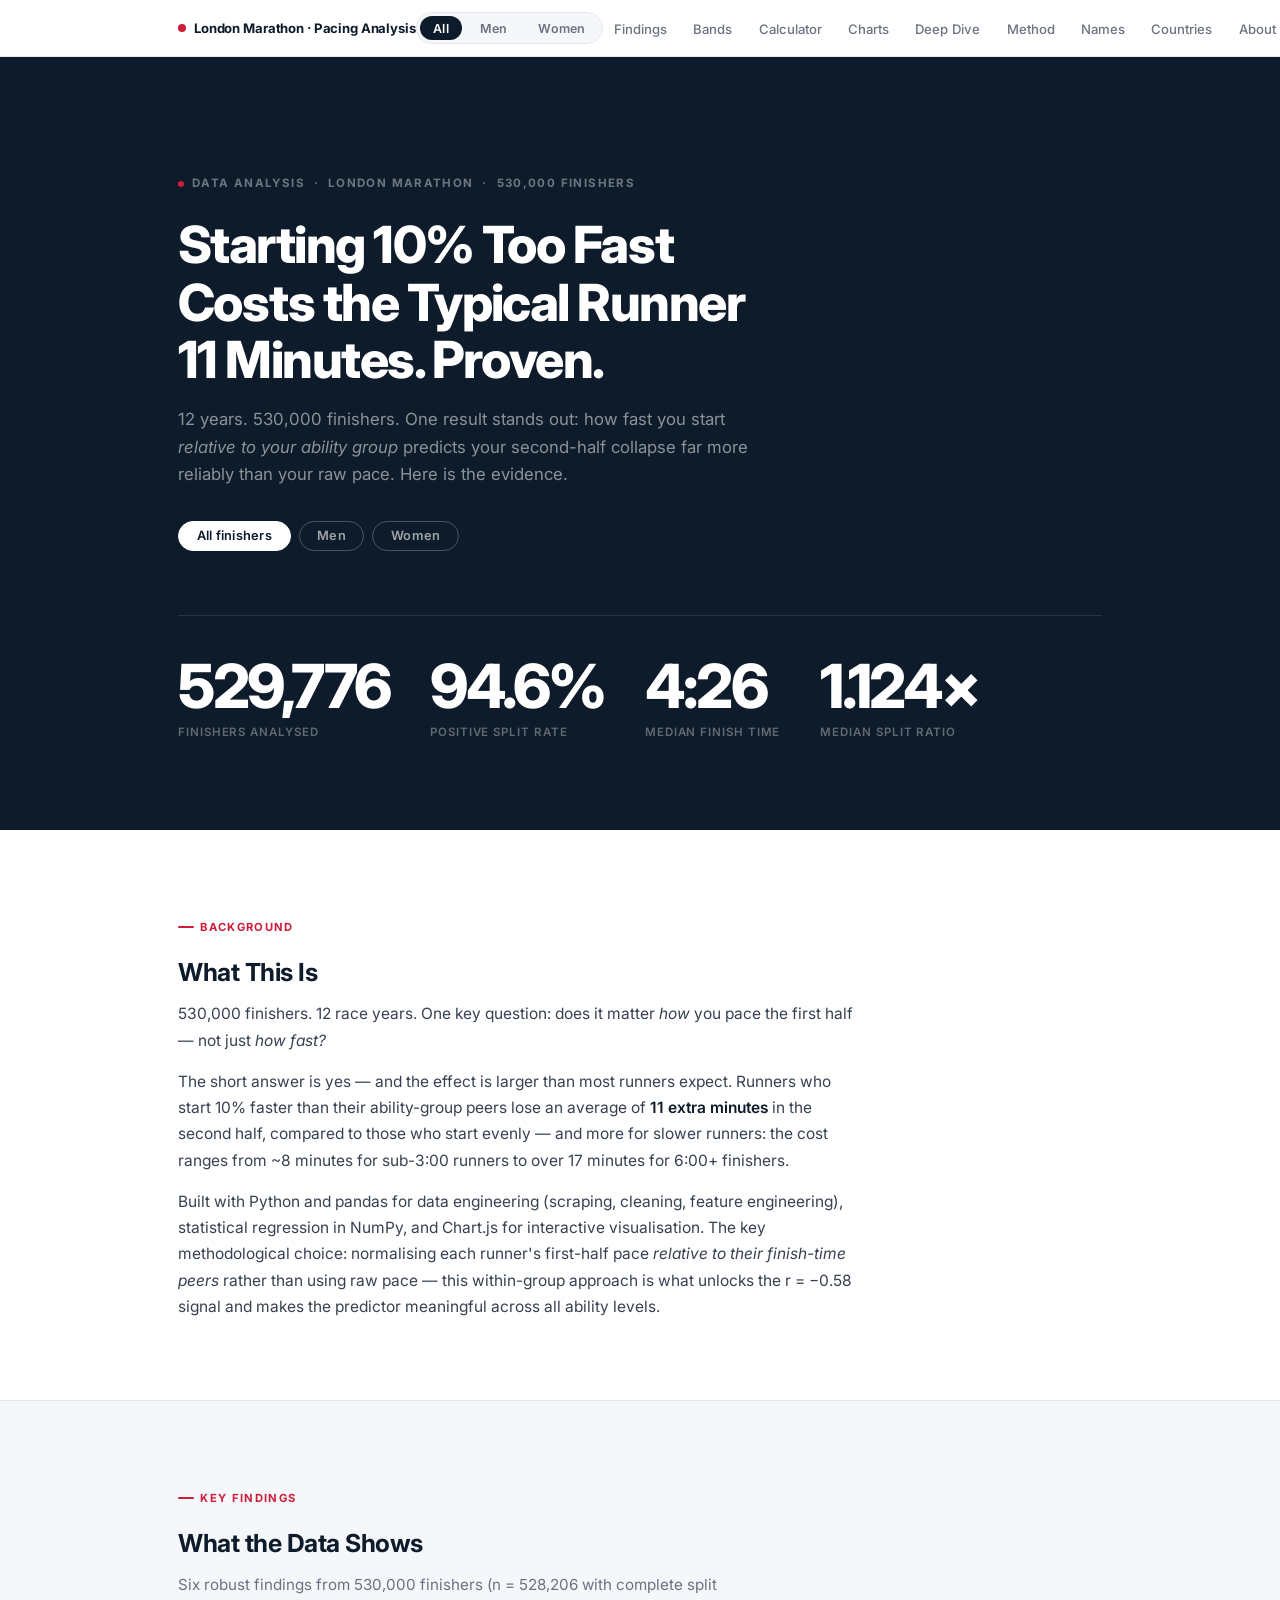
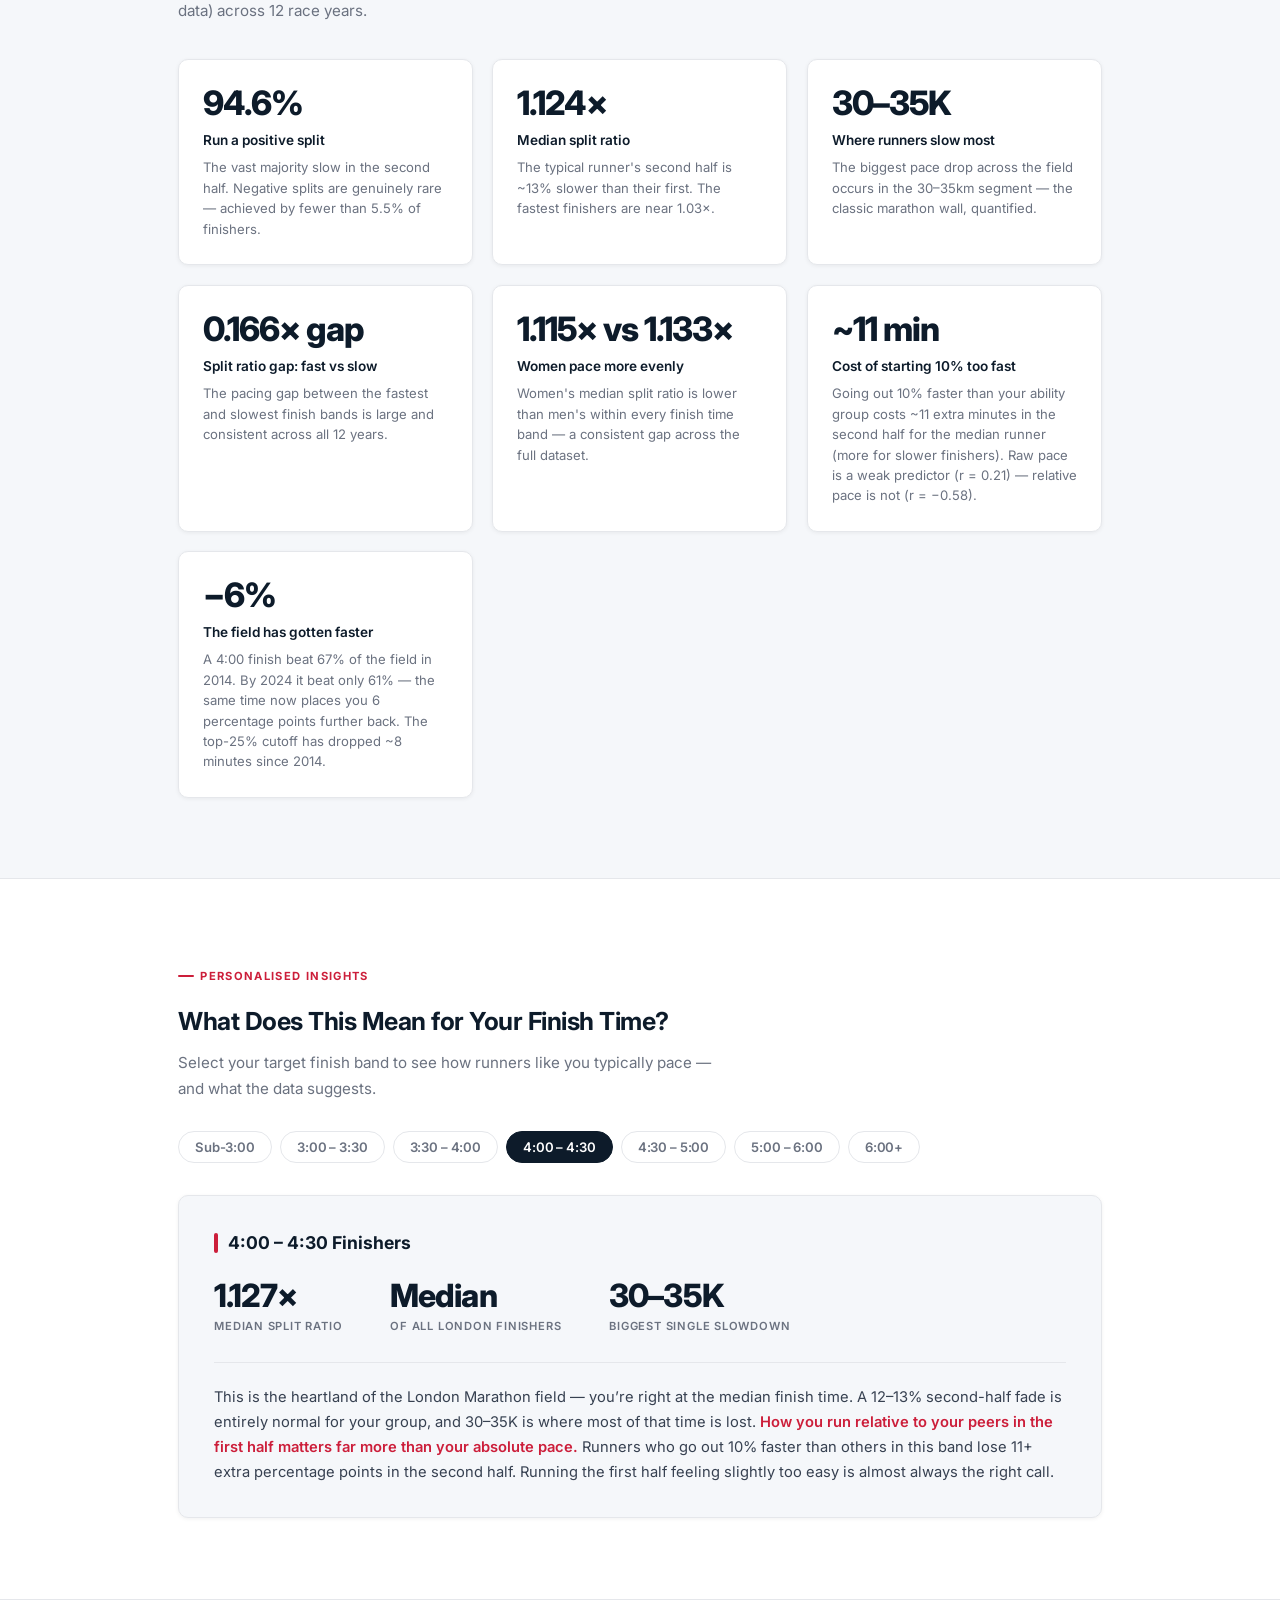
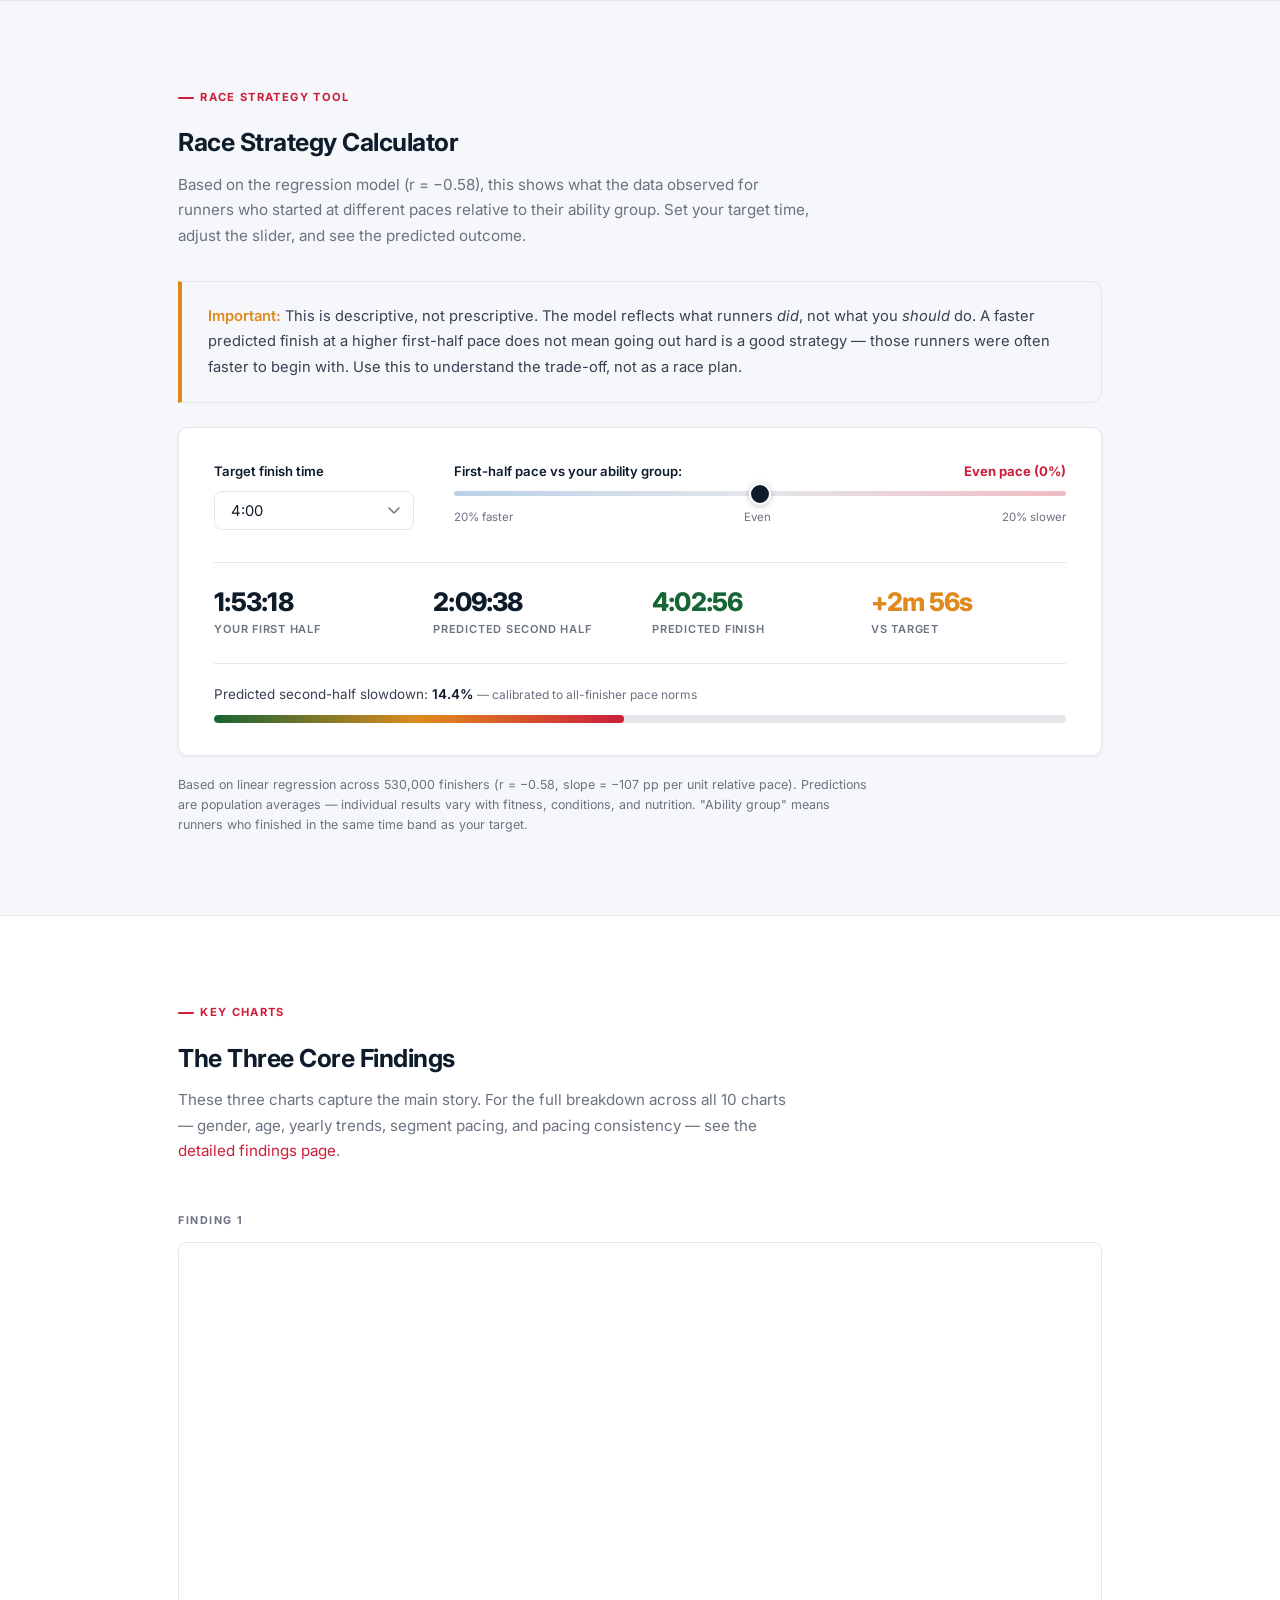
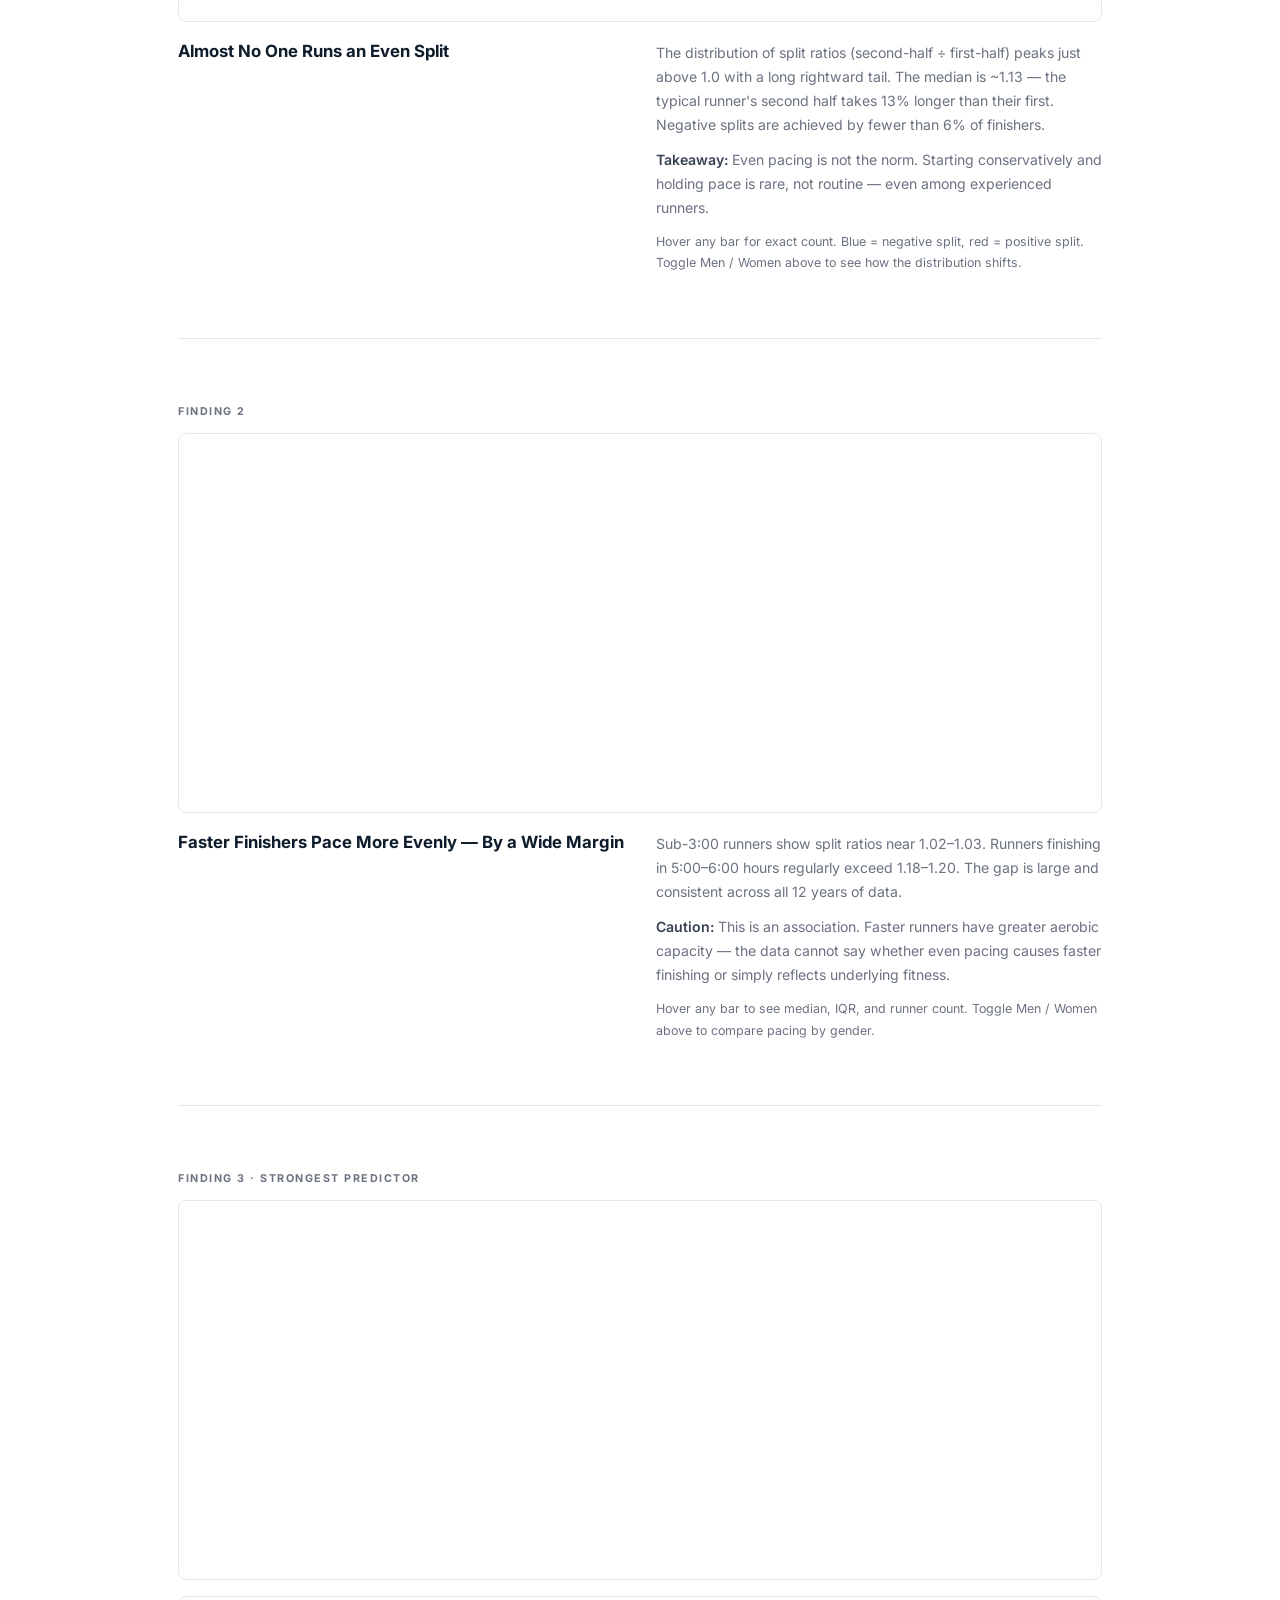
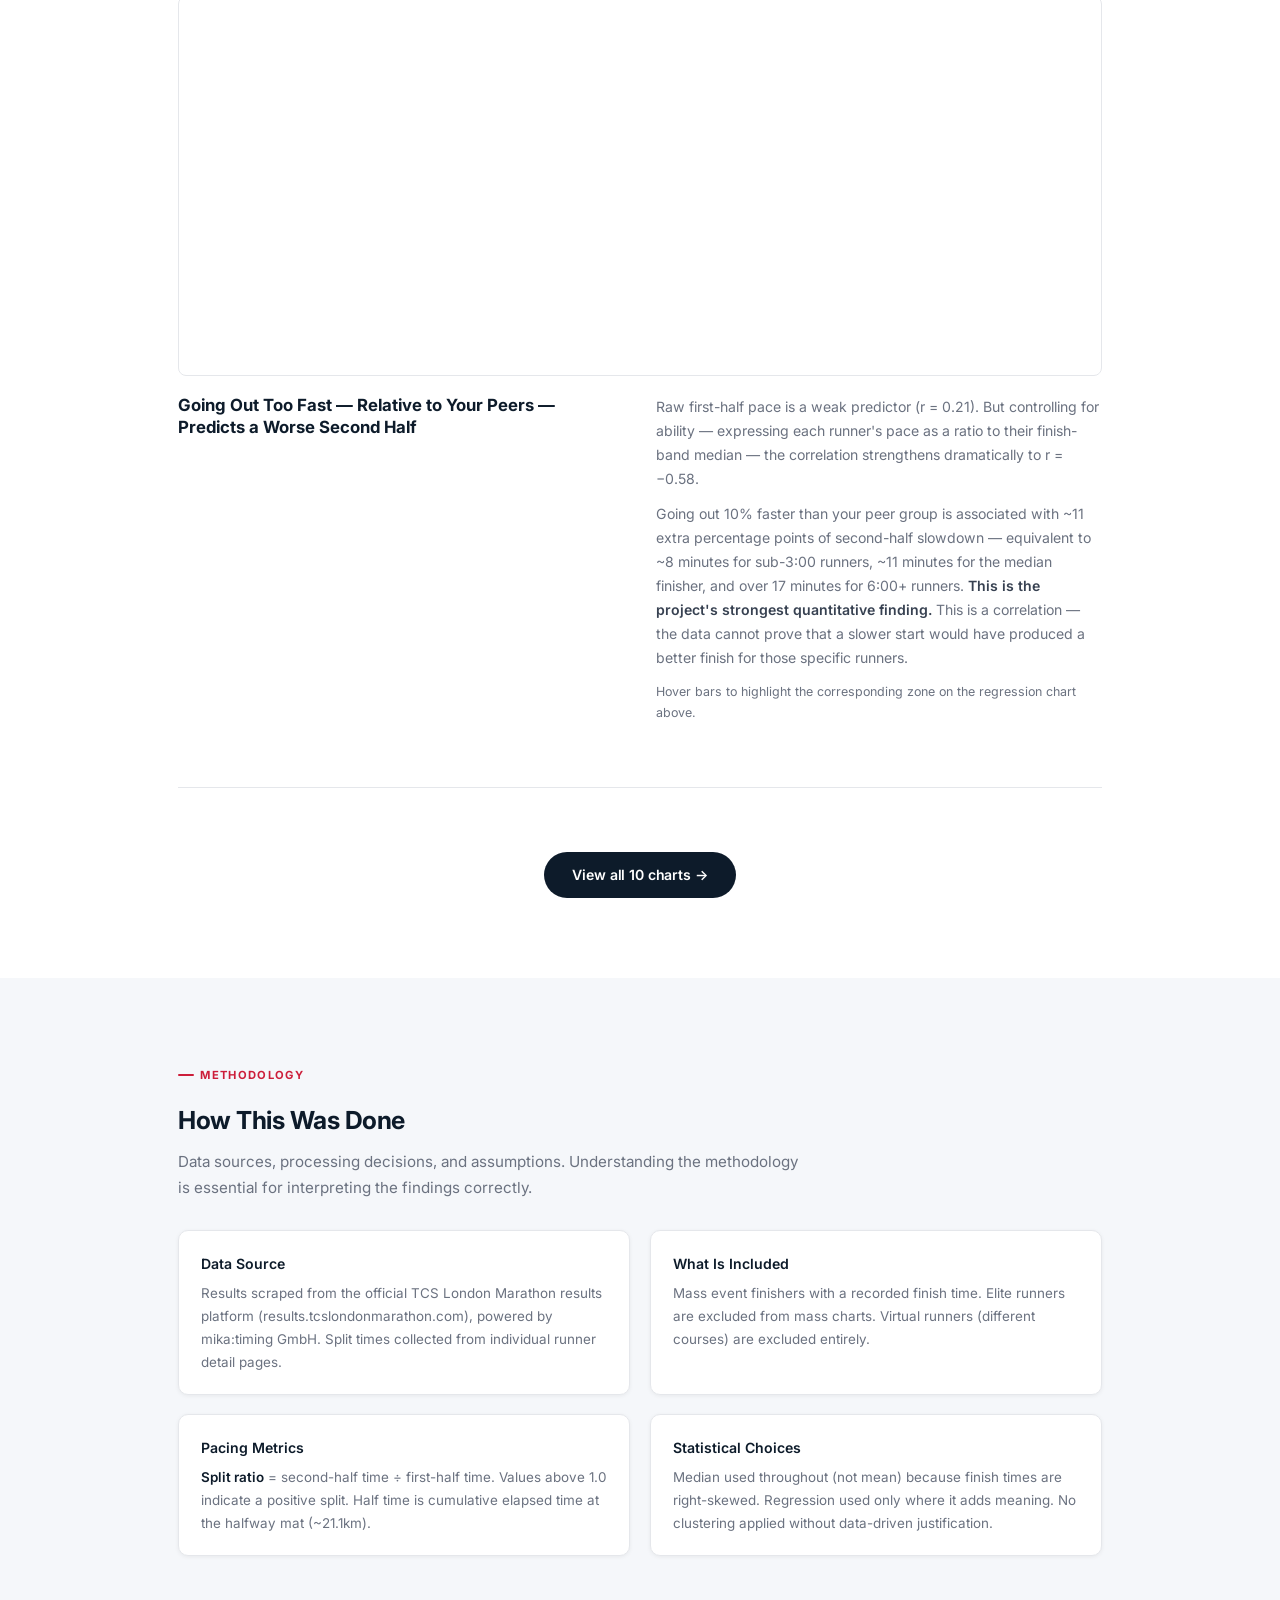
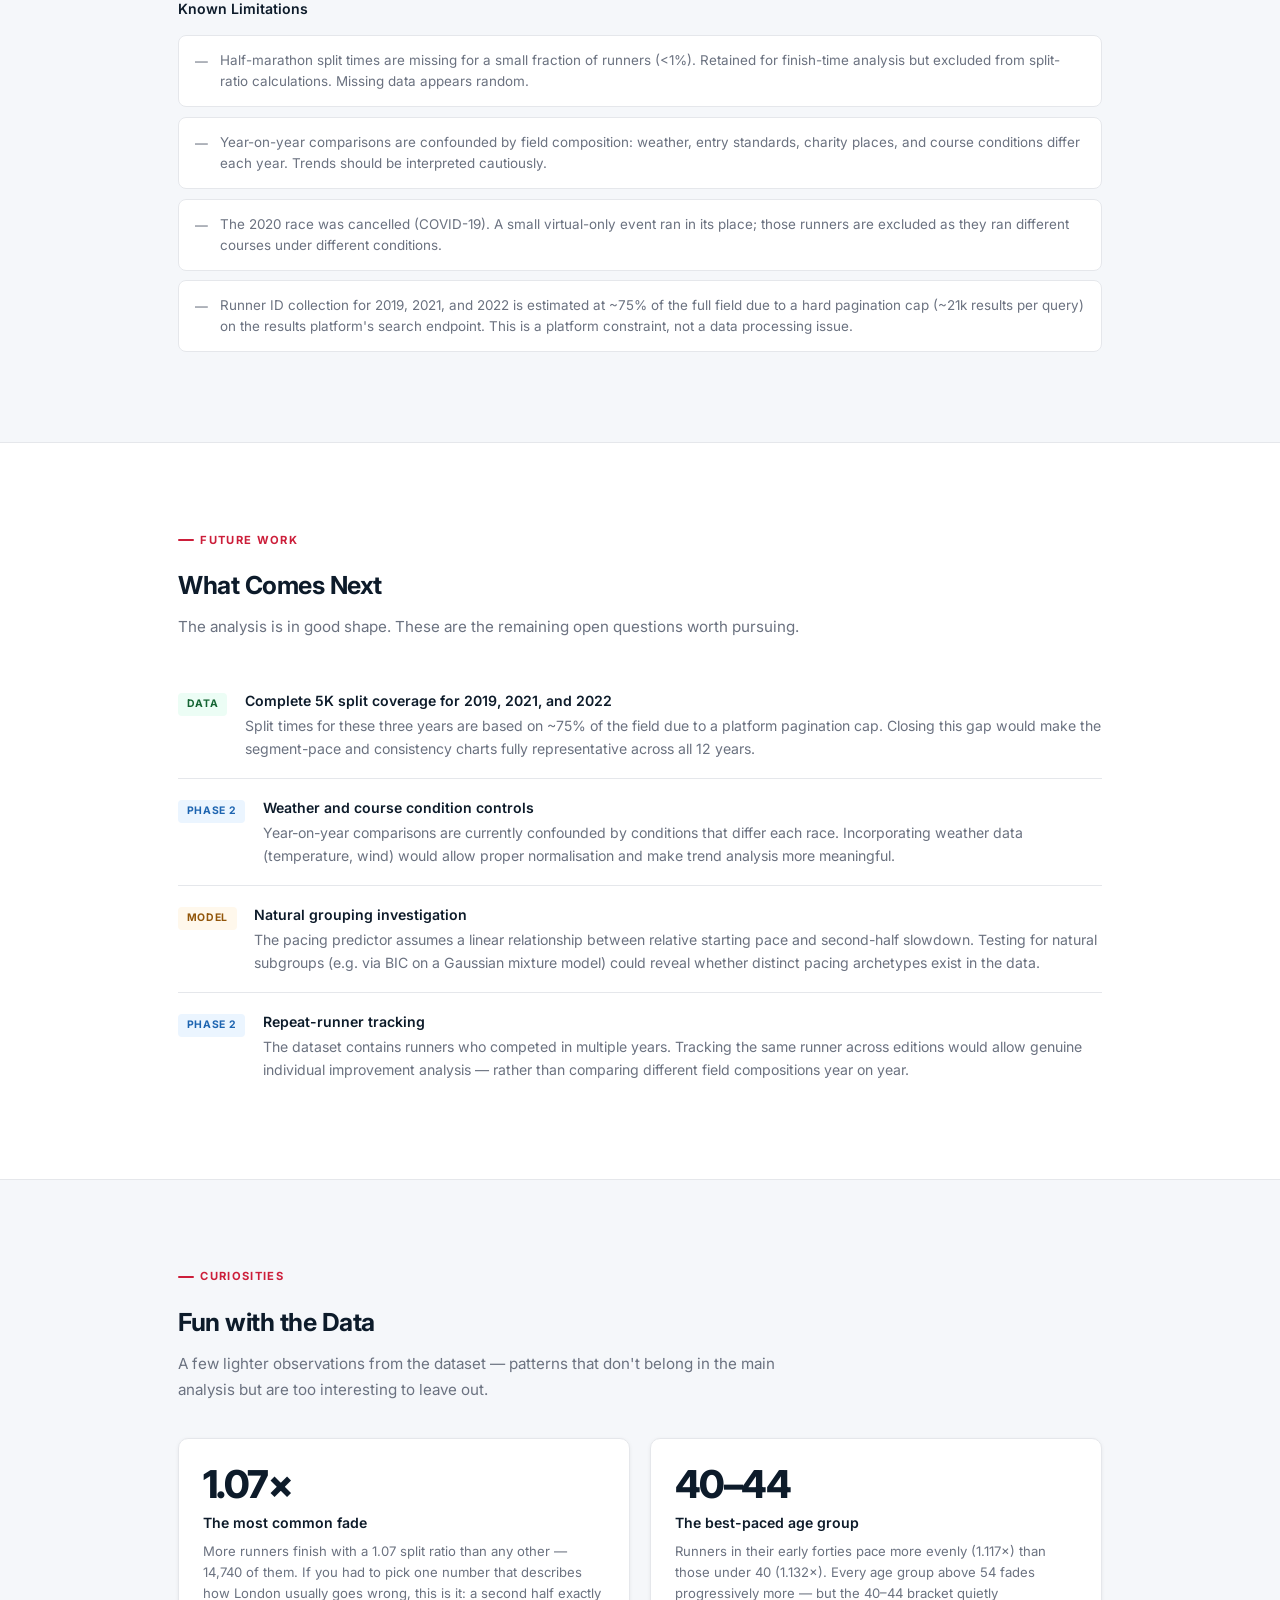
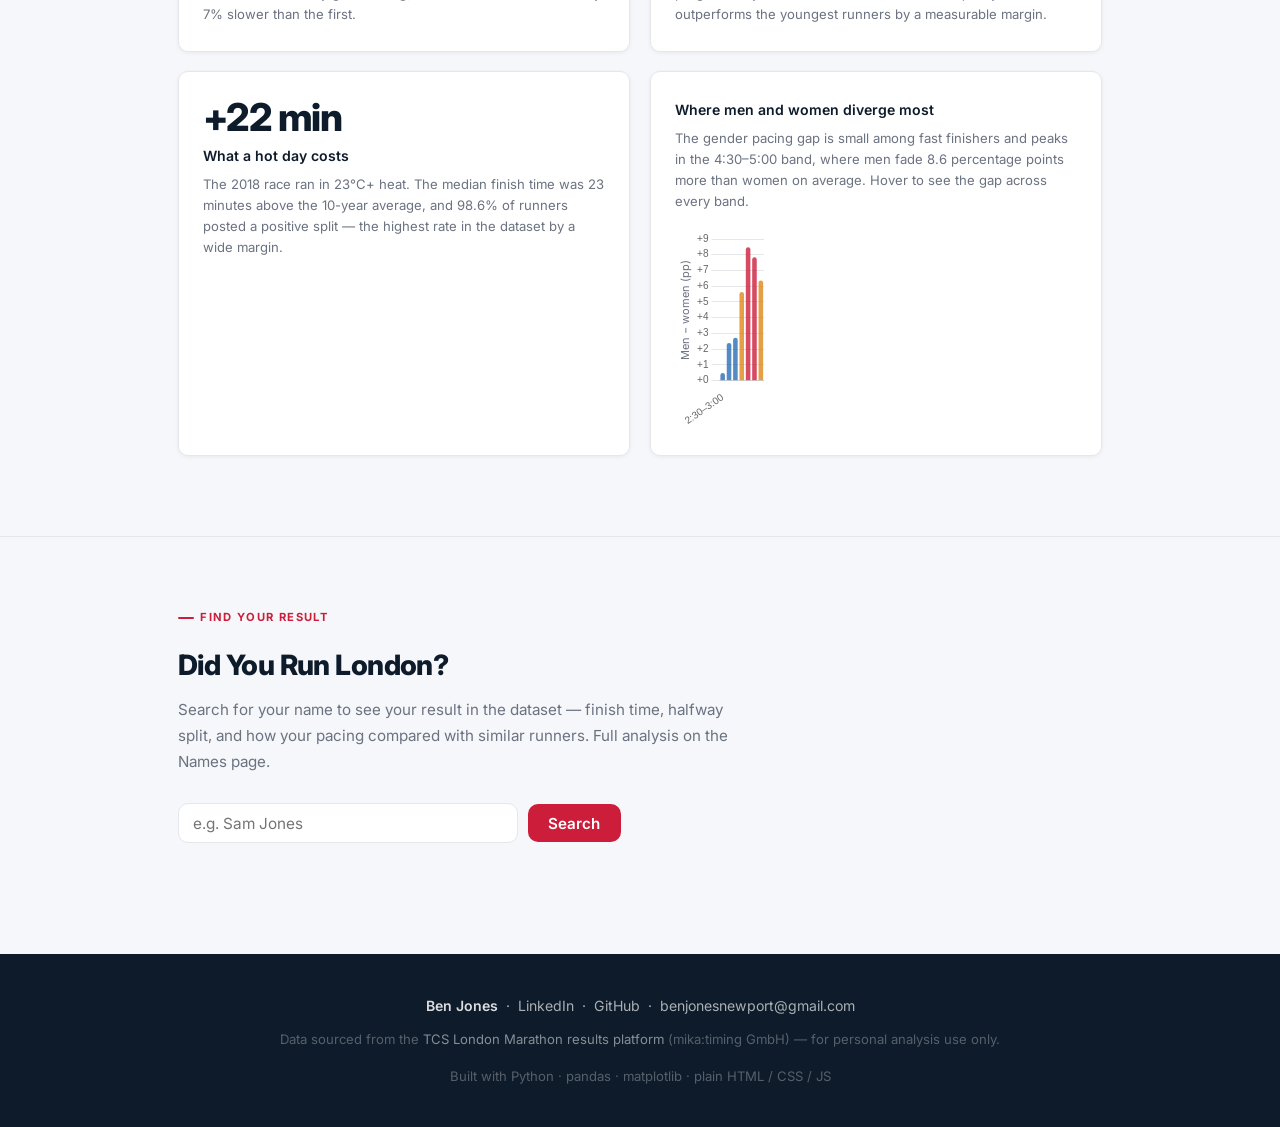
<file: index.html>
<!DOCTYPE html>
<html lang="en">
<head>
  <meta charset="UTF-8" />
  <meta name="viewport" content="width=device-width, initial-scale=1.0" />
  <title>London Marathon Pacing Analysis</title>
  <link rel="preconnect" href="https://fonts.googleapis.com" />
  <link rel="stylesheet" href="https://fonts.googleapis.com/css2?family=Inter:wght@400;500;600;700;800&display=swap" />
  <link rel="stylesheet" href="styles.css" />
  <script src="chart.umd.min.js"></script>
</head>
<body>

<!-- Nav -->
<nav>
  <div class="nav-inner">
    <a class="nav-logo" href="#">
      <span class="nav-logo-dot"></span>
      London Marathon · Pacing Analysis
    </a>
    <div class="nav-gender-toggle" id="nav-gender-toggle">
      <button class="nav-gender-btn active" data-gender="all">All</button>
      <button class="nav-gender-btn" data-gender="men">Men</button>
      <button class="nav-gender-btn" data-gender="women">Women</button>
    </div>
    <button class="nav-hamburger" aria-label="Open menu" aria-expanded="false">
      <span></span><span></span><span></span>
    </button>
    <ul class="nav-links">
      <li><a href="#findings">Findings</a></li>
      <li><a href="#your-band">Bands</a></li>
      <li><a href="#calculator">Calculator</a></li>
      <li><a href="#analysis">Charts</a></li>
      <li><a href="findings.html">Deep&nbsp;Dive</a></li>
      <li><a href="#methodology">Method</a></li>
      <li><a href="names.html">Names</a></li>
      <li><a href="countries.html">Countries</a></li>
      <li><a href="about.html">About</a></li>
    </ul>
  </div>
</nav>

<!-- Hero -->
<header class="hero">
  <div class="container">
    <div class="hero-eyebrow">
      <span class="hero-eyebrow-dot"></span>
      Data Analysis &nbsp;·&nbsp; London Marathon &nbsp;·&nbsp; 530,000 Finishers
    </div>
    <h1>Starting 10% Too Fast<br>Costs the Typical Runner<br>11 Minutes. Proven.</h1>
    <p class="hero-subtitle">
      12 years. 530,000 finishers. One result stands out: how fast you start
      <em>relative to your ability group</em> predicts your second-half collapse
      far more reliably than your raw pace. Here is the evidence.
    </p>
    <div class="gender-toggle" id="gender-toggle">
      <button class="gender-btn active" data-gender="all">All finishers</button>
      <button class="gender-btn" data-gender="men">Men</button>
      <button class="gender-btn" data-gender="women">Women</button>
    </div>

    <div class="hero-stats">
      <div class="hero-stat-item">
        <span class="hero-stat-value" id="stat-runners">530k</span>
        <span class="hero-stat-label" id="stat-runners-lbl">Finishers analysed</span>
      </div>
      <div class="hero-stat-item">
        <span class="hero-stat-value" id="stat-positive">95%</span>
        <span class="hero-stat-label">Positive split rate</span>
      </div>
      <div class="hero-stat-item">
        <span class="hero-stat-value" id="stat-median">4:27</span>
        <span class="hero-stat-label">Median finish time</span>
      </div>
      <div class="hero-stat-item">
        <span class="hero-stat-value" id="stat-ratio">1.127×</span>
        <span class="hero-stat-label">Median split ratio</span>
      </div>
    </div>
  </div>
</header>

<!-- About -->
<section id="about">
  <div class="container">
    <div class="section-label">Background</div>
    <h2>What This Is</h2>
    <p>
      530,000 finishers. 12 race years. One key question: does it matter <em>how</em> you pace the
      first half — not just <em>how fast?</em>
    </p>
    <p>
      The short answer is yes — and the effect is larger than most runners expect. Runners who start
      10% faster than their ability-group peers lose an average of <strong>11 extra minutes</strong>
      in the second half, compared to those who start evenly — and more for slower runners: the cost
      ranges from ~8 minutes for sub-3:00 runners to over 17 minutes for 6:00+ finishers.
    </p>
    <p>
      Built with Python and pandas for data engineering (scraping, cleaning, feature engineering),
      statistical regression in NumPy, and Chart.js for interactive visualisation.
      The key methodological choice: normalising each runner's first-half pace
      <em>relative to their finish-time peers</em> rather than using raw pace — this within-group
      approach is what unlocks the r&nbsp;=&nbsp;−0.58 signal and makes the predictor
      meaningful across all ability levels.
    </p>
  </div>
</section>

<!-- Findings -->
<section id="findings">
  <div class="container">
    <div class="section-label">Key Findings</div>
    <h2>What the Data Shows</h2>
    <p class="findings-intro">Six robust findings from 530,000 finishers (n&nbsp;=&nbsp;528,206 with complete split data) across 12 race years.</p>
    <div class="findings-grid">

      <div class="finding-card">
        <div class="finding-number" id="find-positive">~95%</div>
        <div class="finding-title">Run a positive split</div>
        <p class="finding-desc">The vast majority slow in the second half. Negative splits are genuinely rare — achieved by fewer than 5.5% of finishers.</p>
      </div>

      <div class="finding-card">
        <div class="finding-number" id="find-ratio">~1.13×</div>
        <div class="finding-title">Median split ratio</div>
        <p class="finding-desc">The typical runner's second half is ~13% slower than their first. The fastest finishers are near 1.03×.</p>
      </div>

      <div class="finding-card">
        <div class="finding-number">30–35K</div>
        <div class="finding-title">Where runners slow most</div>
        <p class="finding-desc">The biggest pace drop across the field occurs in the 30–35km segment — the classic marathon wall, quantified.</p>
      </div>

      <div class="finding-card">
        <div class="finding-number" id="find-band-diff">—</div>
        <div class="finding-title">Split ratio gap: fast vs slow</div>
        <p class="finding-desc">The pacing gap between the fastest and slowest finish bands is large and consistent across all 12 years.</p>
      </div>

      <div class="finding-card">
        <div class="finding-number" id="find-gender-diff">1.12 vs 1.14</div>
        <div class="finding-title">Women pace more evenly</div>
        <p class="finding-desc">Women's median split ratio is lower than men's within every finish time band — a consistent gap across the full dataset.</p>
      </div>

      <div class="finding-card">
        <div class="finding-number">~11 min</div>
        <div class="finding-title">Cost of starting 10% too fast</div>
        <p class="finding-desc">Going out 10% faster than your ability group costs ~11 extra minutes in the second half for the median runner (more for slower finishers). Raw pace is a weak predictor (r = 0.21) — relative pace is not (r = −0.58).</p>
      </div>

      <div class="finding-card">
        <div class="finding-number">−6%</div>
        <div class="finding-title">The field has gotten faster</div>
        <p class="finding-desc">A 4:00 finish beat 67% of the field in 2014. By 2024 it beat only 61% — the same time now places you 6 percentage points further back. The top-25% cutoff has dropped ~8 minutes since 2014.</p>
      </div>

    </div>
  </div>
</section>

<!-- Pace bracket selector -->
<section id="your-band">
  <div class="container">
    <div class="section-label">Personalised Insights</div>
    <h2>What Does This Mean for Your Finish Time?</h2>
    <p class="pace-intro">Select your target finish band to see how runners like you typically pace — and what the data suggests.</p>

    <div class="band-buttons">
      <button class="band-btn" data-band="sub3">Sub-3:00</button>
      <button class="band-btn" data-band="3_330">3:00 – 3:30</button>
      <button class="band-btn" data-band="330_4">3:30 – 4:00</button>
      <button class="band-btn active" data-band="4_430">4:00 – 4:30</button>
      <button class="band-btn" data-band="430_5">4:30 – 5:00</button>
      <button class="band-btn" data-band="5_6">5:00 – 6:00</button>
      <button class="band-btn" data-band="6plus">6:00+</button>
    </div>

    <div class="band-panel" id="band-output">
      <!-- Filled by script.js on load and on button click -->
    </div>

  </div>
</section>

<!-- Race Strategy Calculator -->
<section id="calculator">
  <div class="container">
    <div class="section-label">Race Strategy Tool</div>
    <h2>Race Strategy Calculator</h2>
    <p class="calc-intro">
      Based on the regression model (r = −0.58), this shows what the data observed for runners
      who started at different paces relative to their ability group.
      Set your target time, adjust the slider, and see the predicted outcome.
    </p>
    <div class="callout" style="margin-bottom:1.5rem;">
      <strong>Important:</strong> This is descriptive, not prescriptive. The model reflects what
      runners <em>did</em>, not what you <em>should</em> do. A faster predicted finish at a higher
      first-half pace does not mean going out hard is a good strategy — those runners were often
      faster to begin with. Use this to understand the trade-off, not as a race plan.
    </div>

    <div class="calc-panel">
      <div class="calc-inputs">
        <div class="calc-input-group">
          <label class="calc-label" for="calc-target">Target finish time</label>
          <select id="calc-target" class="calc-select">
            <option value="9900">2:45</option>
            <option value="10800">3:00</option>
            <option value="11700">3:15</option>
            <option value="12600">3:30</option>
            <option value="13500">3:45</option>
            <option value="14400" selected>4:00</option>
            <option value="15300">4:15</option>
            <option value="16200">4:30</option>
            <option value="17100">4:45</option>
            <option value="18000">5:00</option>
            <option value="19800">5:30</option>
            <option value="21600">6:00</option>
          </select>
        </div>

        <div class="calc-input-group">
          <label class="calc-label" for="calc-pace-slider">
            First-half pace vs your ability group:
            <span class="calc-pace-display" id="calc-pace-display">Even pace (0%)</span>
          </label>
          <input type="range" id="calc-pace-slider" class="calc-slider"
            min="-20" max="20" value="0" step="1" />
          <div class="calc-slider-labels">
            <span>20% faster</span>
            <span>Even</span>
            <span>20% slower</span>
          </div>
        </div>
      </div>

      <div class="calc-output" id="calc-output">
        <!-- filled by script.js -->
      </div>
    </div>

    <p class="calc-footnote">
      Based on linear regression across 530,000 finishers (r = −0.58, slope = −107 pp per unit relative pace).
      Predictions are population averages — individual results vary with fitness, conditions, and nutrition.
      "Ability group" means runners who finished in the same time band as your target.
    </p>
  </div>
</section>

<!-- Analysis — 3 key charts -->
<section id="analysis">
  <div class="container">
    <div class="section-label">Key Charts</div>
    <h2>The Three Core Findings</h2>
    <p class="analysis-intro">
      These three charts capture the main story. For the full breakdown across all 10 charts —
      gender, age, yearly trends, segment pacing, and pacing consistency — see the
      <a href="findings.html">detailed findings page</a>.
    </p>

    <!-- Chart 1 — interactive histogram -->
    <div class="chart-block">
      <div class="chart-label">Finding 1</div>
      <div class="canvas-wrap"><canvas id="chart-distribution"></canvas></div>
      <div class="chart-caption">
        <div>
          <h3>Almost No One Runs an Even Split</h3>
        </div>
        <div class="chart-caption-text">
          <p>
            The distribution of split ratios (second-half ÷ first-half) peaks just above 1.0
            with a long rightward tail. The median is ~1.13 — the typical runner's second half
            takes 13% longer than their first. Negative splits are achieved by fewer than 6%
            of finishers.
          </p>
          <p>
            <strong>Takeaway:</strong> Even pacing is not the norm. Starting conservatively and
            holding pace is rare, not routine — even among experienced runners.
          </p>
          <p style="font-size:0.78rem; color:var(--text-muted); margin-top:0.5rem;">
            Hover any bar for exact count. Blue = negative split, red = positive split. Toggle Men / Women above to see how the distribution shifts.
          </p>
        </div>
      </div>
    </div>

    <!-- Chart 2 — interactive by-band -->
    <div class="chart-block">
      <div class="chart-label">Finding 2</div>
      <div class="canvas-wrap"><canvas id="chart-by-band"></canvas></div>
      <div class="chart-caption">
        <div>
          <h3>Faster Finishers Pace More Evenly — By a Wide Margin</h3>
        </div>
        <div class="chart-caption-text">
          <p>
            Sub-3:00 runners show split ratios near 1.02–1.03. Runners finishing in
            5:00–6:00 hours regularly exceed 1.18–1.20. The gap is large and
            consistent across all 12 years of data.
          </p>
          <p>
            <strong>Caution:</strong> This is an association. Faster runners have greater
            aerobic capacity — the data cannot say whether even pacing causes faster finishing
            or simply reflects underlying fitness.
          </p>
          <p style="font-size:0.78rem; color:var(--text-muted); margin-top:0.5rem;">
            Hover any bar to see median, IQR, and runner count. Toggle Men / Women above to compare pacing by gender.
          </p>
        </div>
      </div>
    </div>

    <!-- Finding 3 — two linked interactive charts -->
    <div class="chart-block">
      <div class="chart-label">Finding 3 · Strongest Predictor</div>

      <div class="canvas-wrap" style="margin-bottom:1rem;">
        <canvas id="chart-predictor-scatter"></canvas>
      </div>
      <div class="canvas-wrap">
        <canvas id="chart-predictor-bars"></canvas>
      </div>

      <div class="chart-caption">
        <div>
          <h3>Going Out Too Fast — Relative to Your Peers — Predicts a Worse Second Half</h3>
        </div>
        <div class="chart-caption-text">
          <p>
            Raw first-half pace is a weak predictor (r = 0.21). But controlling for ability —
            expressing each runner's pace as a ratio to their finish-band median — the
            correlation strengthens dramatically to r = −0.58.
          </p>
          <p>
            Going out 10% faster than your peer group is associated with ~11 extra percentage
            points of second-half slowdown — equivalent to ~8 minutes for sub-3:00 runners,
            ~11 minutes for the median finisher, and over 17 minutes for 6:00+ runners.
            <strong>This is the project's strongest quantitative finding.</strong> This is a correlation — the data cannot prove
            that a slower start would have produced a better finish for those specific runners.
          </p>
          <p style="font-size:0.78rem; color:var(--text-muted); margin-top:0.5rem;">
            Hover bars to highlight the corresponding zone on the regression chart above.
          </p>
        </div>
      </div>
    </div>

    <div style="text-align:center; margin-top:3rem;">
      <a href="findings.html" class="cta-link">View all 10 charts &rarr;</a>
    </div>

  </div>
</section>

<!-- Methodology -->
<section id="methodology">
  <div class="container">
    <div class="section-label">Methodology</div>
    <h2>How This Was Done</h2>
    <p style="font-size:0.95rem; color:var(--text-muted); max-width:620px;">
      Data sources, processing decisions, and assumptions. Understanding the methodology
      is essential for interpreting the findings correctly.
    </p>

    <div class="method-grid">
      <div class="method-card">
        <h3>Data Source</h3>
        <p>Results scraped from the official TCS London Marathon results platform (results.tcslondonmarathon.com), powered by mika:timing GmbH. Split times collected from individual runner detail pages.</p>
      </div>
      <div class="method-card">
        <h3>What Is Included</h3>
        <p>Mass event finishers with a recorded finish time. Elite runners are excluded from mass charts. Virtual runners (different courses) are excluded entirely.</p>
      </div>
      <div class="method-card">
        <h3>Pacing Metrics</h3>
        <p><strong>Split ratio</strong> = second-half time ÷ first-half time. Values above 1.0 indicate a positive split. Half time is cumulative elapsed time at the halfway mat (~21.1km).</p>
      </div>
      <div class="method-card">
        <h3>Statistical Choices</h3>
        <p>Median used throughout (not mean) because finish times are right-skewed. Regression used only where it adds meaning. No clustering applied without data-driven justification.</p>
      </div>
    </div>

    <p class="limitations-title">Known Limitations</p>

    <div class="limitation">
      <span class="limitation-icon">—</span>
      Half-marathon split times are missing for a small fraction of runners (&lt;1%). Retained for finish-time analysis but excluded from split-ratio calculations. Missing data appears random.
    </div>
    <div class="limitation">
      <span class="limitation-icon">—</span>
      Year-on-year comparisons are confounded by field composition: weather, entry standards, charity places, and course conditions differ each year. Trends should be interpreted cautiously.
    </div>
    <div class="limitation">
      <span class="limitation-icon">—</span>
      The 2020 race was cancelled (COVID-19). A small virtual-only event ran in its place; those runners are excluded as they ran different courses under different conditions.
    </div>
    <div class="limitation">
      <span class="limitation-icon">—</span>
      Runner ID collection for 2019, 2021, and 2022 is estimated at ~75% of the full field due to a hard pagination cap (~21k results per query) on the results platform's search endpoint. This is a platform constraint, not a data processing issue.
    </div>
  </div>
</section>

<!-- Future work -->
<section id="future">
  <div class="container">
    <div class="section-label">Future Work</div>
    <h2>What Comes Next</h2>
    <p class="future-intro">The analysis is in good shape. These are the remaining open questions worth pursuing.</p>

    <ul class="future-list">
      <li>
        <span class="future-badge badge-data">Data</span>
        <div>
          <strong>Complete 5K split coverage for 2019, 2021, and 2022</strong>
          Split times for these three years are based on ~75% of the field due to a platform
          pagination cap. Closing this gap would make the segment-pace and consistency charts
          fully representative across all 12 years.
        </div>
      </li>
      <li>
        <span class="future-badge badge-phase2">Phase 2</span>
        <div>
          <strong>Weather and course condition controls</strong>
          Year-on-year comparisons are currently confounded by conditions that differ each race.
          Incorporating weather data (temperature, wind) would allow proper normalisation and
          make trend analysis more meaningful.
        </div>
      </li>
      <li>
        <span class="future-badge badge-model">Model</span>
        <div>
          <strong>Natural grouping investigation</strong>
          The pacing predictor assumes a linear relationship between relative starting pace and
          second-half slowdown. Testing for natural subgroups (e.g. via BIC on a Gaussian
          mixture model) could reveal whether distinct pacing archetypes exist in the data.
        </div>
      </li>
      <li>
        <span class="future-badge badge-phase2">Phase 2</span>
        <div>
          <strong>Repeat-runner tracking</strong>
          The dataset contains runners who competed in multiple years. Tracking the same
          runner across editions would allow genuine individual improvement analysis —
          rather than comparing different field compositions year on year.
        </div>
      </li>
    </ul>
  </div>
</section>

<!-- Fun with the Data -->
<section id="curiosities">
  <div class="container">
    <div class="section-label">Curiosities</div>
    <h2>Fun with the Data</h2>
    <p class="curiosities-intro">A few lighter observations from the dataset — patterns that don't belong in the main analysis but are too interesting to leave out.</p>

    <div class="curiosities-grid">

      <div class="curiosity-card">
        <div class="curiosity-number">1.07×</div>
        <div class="curiosity-title">The most common fade</div>
        <p class="curiosity-desc">More runners finish with a 1.07 split ratio than any other — 14,740 of them. If you had to pick one number that describes how London usually goes wrong, this is it: a second half exactly 7% slower than the first.</p>
      </div>

      <div class="curiosity-card">
        <div class="curiosity-number">40–44</div>
        <div class="curiosity-title">The best-paced age group</div>
        <p class="curiosity-desc">Runners in their early forties pace more evenly (1.117×) than those under 40 (1.132×). Every age group above 54 fades progressively more — but the 40–44 bracket quietly outperforms the youngest runners by a measurable margin.</p>
      </div>

      <div class="curiosity-card">
        <div class="curiosity-number" id="fun-heat-delta">+23 min</div>
        <div class="curiosity-title">What a hot day costs</div>
        <p class="curiosity-desc">The 2018 race ran in 23°C+ heat. The median finish time was 23 minutes above the 10-year average, and <span id="fun-heat-pct">98.6%</span> of runners posted a positive split — the highest rate in the dataset by a wide margin.</p>
      </div>

      <div class="curiosity-card">
        <div class="curiosity-title">Where men and women diverge most</div>
        <p class="curiosity-desc">The gender pacing gap is small among fast finishers and peaks in the 4:30–5:00 band, where men fade 8.6 percentage points more than women on average. Hover to see the gap across every band.</p>
        <div class="curiosity-canvas-wrap">
          <canvas id="chart-gender-gap"></canvas>
        </div>
      </div>

    </div>
  </div>
</section>

<!-- Find Your Result teaser -->
<section id="find-your-result" class="fyr-section">
  <div class="container">
    <div class="section-label">Find Your Result</div>
    <h2>Did You Run London?</h2>
    <p class="fyr-intro">
      Search for your name to see your result in the dataset — finish time, halfway split, and how your pacing compared with similar runners. Full analysis on the Names page.
    </p>

    <div class="fyr-form">
      <input
        type="text"
        id="fyr-input"
        class="fyr-input"
        placeholder="e.g. Sam Jones"
        autocomplete="off"
        spellcheck="false"
        maxlength="80"
      />
      <button id="fyr-btn" class="fyr-btn">Search</button>
    </div>
    <div id="fyr-msg" class="fyr-msg"></div>
    <div id="fyr-results" class="fyr-results" hidden></div>
  </div>
</section>

<!-- Footer -->
<footer>
  <div class="container">
    <p class="footer-contact">
      <strong>Ben Jones</strong>
      &nbsp;·&nbsp;
      <a href="https://www.linkedin.com/in/ben-jones-98b57a19a/" target="_blank" rel="noopener">LinkedIn</a>
      &nbsp;·&nbsp;
      <a href="https://github.com/benjones1996" target="_blank" rel="noopener">GitHub</a>
      &nbsp;·&nbsp;
      <a href="mailto:benjonesnewport@gmail.com">benjonesnewport@gmail.com</a>
    </p>
    <p>
      Data sourced from the
      <a href="https://results.tcslondonmarathon.com" target="_blank" rel="noopener">TCS London Marathon results platform</a>
      (mika:timing GmbH) — for personal analysis use only.
    </p>
    <p>Built with Python · pandas · matplotlib · plain HTML / CSS / JS</p>
  </div>
</footer>

<script type="application/json" id="insights-data">
{"split_distribution": {"pct_positive_split": 94.6, "pct_negative_split": 5.4, "median_split_ratio": 1.124, "n": 527713, "histogram": [{"ratio": 0.85, "count": 26}, {"ratio": 0.86, "count": 47}, {"ratio": 0.87, "count": 52}, {"ratio": 0.88, "count": 63}, {"ratio": 0.89, "count": 106}, {"ratio": 0.9, "count": 131}, {"ratio": 0.91, "count": 211}, {"ratio": 0.92, "count": 343}, {"ratio": 0.93, "count": 490}, {"ratio": 0.94, "count": 862}, {"ratio": 0.95, "count": 1459}, {"ratio": 0.96, "count": 2460}, {"ratio": 0.97, "count": 4193}, {"ratio": 0.98, "count": 6833}, {"ratio": 0.99, "count": 11065}, {"ratio": 1.0, "count": 15083}, {"ratio": 1.01, "count": 17394}, {"ratio": 1.02, "count": 18666}, {"ratio": 1.03, "count": 19328}, {"ratio": 1.04, "count": 19818}, {"ratio": 1.05, "count": 19997}, {"ratio": 1.06, "count": 20227}, {"ratio": 1.07, "count": 20198}, {"ratio": 1.08, "count": 19664}, {"ratio": 1.09, "count": 19662}, {"ratio": 1.1, "count": 19297}, {"ratio": 1.11, "count": 18757}, {"ratio": 1.12, "count": 18207}, {"ratio": 1.13, "count": 17695}, {"ratio": 1.14, "count": 17286}, {"ratio": 1.15, "count": 16500}, {"ratio": 1.16, "count": 15833}, {"ratio": 1.17, "count": 15065}, {"ratio": 1.18, "count": 14247}, {"ratio": 1.19, "count": 13585}, {"ratio": 1.2, "count": 12709}, {"ratio": 1.21, "count": 11783}, {"ratio": 1.22, "count": 11171}, {"ratio": 1.23, "count": 9973}, {"ratio": 1.24, "count": 9342}, {"ratio": 1.25, "count": 8636}, {"ratio": 1.26, "count": 7981}, {"ratio": 1.27, "count": 7209}, {"ratio": 1.28, "count": 6448}, {"ratio": 1.29, "count": 5923}, {"ratio": 1.3, "count": 5248}, {"ratio": 1.31, "count": 4593}, {"ratio": 1.32, "count": 4197}, {"ratio": 1.33, "count": 3896}, {"ratio": 1.34, "count": 3475}, {"ratio": 1.35, "count": 3140}, {"ratio": 1.36, "count": 2799}, {"ratio": 1.37, "count": 2525}, {"ratio": 1.38, "count": 2200}, {"ratio": 1.39, "count": 1945}, {"ratio": 1.4, "count": 1839}, {"ratio": 1.41, "count": 1602}, {"ratio": 1.42, "count": 1498}, {"ratio": 1.43, "count": 1240}, {"ratio": 1.44, "count": 1066}, {"ratio": 1.45, "count": 1035}, {"ratio": 1.46, "count": 908}, {"ratio": 1.47, "count": 860}, {"ratio": 1.48, "count": 693}, {"ratio": 1.49, "count": 642}, {"ratio": 1.5, "count": 572}, {"ratio": 1.51, "count": 533}, {"ratio": 1.52, "count": 475}, {"ratio": 1.53, "count": 371}, {"ratio": 1.54, "count": 371}, {"ratio": 1.55, "count": 330}, {"ratio": 1.56, "count": 306}, {"ratio": 1.57, "count": 276}, {"ratio": 1.58, "count": 259}, {"ratio": 1.59, "count": 211}, {"ratio": 1.6, "count": 208}, {"ratio": 1.61, "count": 156}, {"ratio": 1.62, "count": 177}, {"ratio": 1.63, "count": 161}, {"ratio": 1.64, "count": 143}, {"ratio": 1.65, "count": 130}, {"ratio": 1.66, "count": 127}, {"ratio": 1.67, "count": 99}, {"ratio": 1.68, "count": 115}, {"ratio": 1.69, "count": 91}, {"ratio": 1.7, "count": 76}, {"ratio": 1.71, "count": 76}, {"ratio": 1.72, "count": 76}, {"ratio": 1.73, "count": 57}, {"ratio": 1.74, "count": 41}, {"ratio": 1.75, "count": 55}, {"ratio": 1.76, "count": 58}, {"ratio": 1.77, "count": 53}, {"ratio": 1.78, "count": 42}, {"ratio": 1.79, "count": 42}, {"ratio": 1.8, "count": 46}]}, "split_by_band": {"split_ratio_fastest_band": 1.0255, "split_ratio_slowest_band": 1.1919, "by_band": [{"band": "Sub-2:30", "median": 1.0255, "q25": 1.0085, "q75": 1.0473, "count": 1177}, {"band": "2:30–3:00", "median": 1.0322, "q25": 1.009, "q75": 1.0662, "count": 26349}, {"band": "3:00–3:30", "median": 1.0576, "q25": 1.0209, "q75": 1.1085, "count": 56689}, {"band": "3:30–4:00", "median": 1.0722, "q25": 1.0296, "q75": 1.1322, "count": 96422}, {"band": "4:00–4:30", "median": 1.1184, "q25": 1.0628, "q75": 1.1901, "count": 95325}, {"band": "4:30–5:00", "median": 1.1548, "q25": 1.0891, "q75": 1.2369, "count": 92287}, {"band": "5:00–6:00", "median": 1.1918, "q25": 1.1279, "q75": 1.2691, "count": 110728}, {"band": "6:00+", "median": 1.1919, "q25": 1.1278, "q75": 1.2747, "count": 49229}]}, "segment_paces": {"worst_slowdown_segment": "30–35K", "worst_slowdown_sec_per_km": 26.2}, "pace_vs_slowdown": {"regression_slope": 0.0336, "regression_r": 0.217, "interpretation": "For each 10 sec/km slower first-half pace, the typical runner's second-half slowdown increases by 0.34 percentage points."}, "yearly_trends": {"years_covered": [2014, 2015, 2016, 2017, 2018, 2019, 2021, 2022, 2023, 2024, 2025, 2026], "total_finishers_analysed": 529776, "median_finish_sec": 16000, "by_year": [{"year": 2014, "median_finish_sec": 15942, "pct_positive": 95.7, "finishers": 35880}, {"year": 2015, "median_finish_sec": 15542, "pct_positive": 92.0, "finishers": 37597}, {"year": 2016, "median_finish_sec": 15641, "pct_positive": 92.4, "finishers": 38939}, {"year": 2017, "median_finish_sec": 15995, "pct_positive": 95.2, "finishers": 39282}, {"year": 2018, "median_finish_sec": 17262, "pct_positive": 98.6, "finishers": 40096}, {"year": 2019, "median_finish_sec": 15881, "pct_positive": 95.0, "finishers": 42561}, {"year": 2021, "median_finish_sec": 15855, "pct_positive": 95.5, "finishers": 35889}, {"year": 2022, "median_finish_sec": 16220, "pct_positive": 95.2, "finishers": 40618}, {"year": 2023, "median_finish_sec": 15626, "pct_positive": 92.0, "finishers": 48707}, {"year": 2024, "median_finish_sec": 15556, "pct_positive": 91.5, "finishers": 53837}, {"year": 2025, "median_finish_sec": 16444, "pct_positive": 96.1, "finishers": 56660}, {"year": 2026, "median_finish_sec": 16124, "pct_positive": 93.4, "finishers": 59710}]}, "pacing_consistency": {"pacing_cv_r": 0.941}, "pacing_predictor": {"regression_r": -0.577, "regression_slope": -107.3318, "predicted_slowdown_even": 14.43, "extra_slowdown_per_10pct_fast": -10.73, "interpretation": "Running 10% faster than your ability-group median in the first half is associated with 10.7 extra percentage points of second-half slowdown (r=-0.58)."}, "age_by_band": {"age_band_heatmap_produced": true}, "gender_pacing": {"median_split_ratio_men": 1.1329, "median_split_ratio_women": 1.1151, "n_men": 311270, "n_women": 216936, "by_band": [{"band": "Sub-2:30", "men": 1.0255, "n_men": 1177, "women": null, "n_women": 0}, {"band": "2:30–3:00", "men": 1.0326, "n_men": 24741, "women": 1.0278, "n_women": 1608}, {"band": "3:00–3:30", "men": 1.0643, "n_men": 43775, "women": 1.0403, "n_women": 12914}, {"band": "3:30–4:00", "men": 1.0829, "n_men": 64590, "women": 1.0556, "n_women": 31832}, {"band": "4:00–4:30", "men": 1.144, "n_men": 58676, "women": 1.0876, "n_women": 36649}, {"band": "4:30–5:00", "men": 1.2003, "n_men": 50407, "women": 1.1155, "n_women": 41880}, {"band": "5:00–6:00", "men": 1.2389, "n_men": 50651, "women": 1.1605, "n_women": 60077}, {"band": "6:00+", "men": 1.2362, "n_men": 17253, "women": 1.1725, "n_women": 31976}]}, "age_pacing": {"median_split_ratio_18_39": 1.1271, "median_split_ratio_70plus": 1.1541, "by_age": [{"age": "18-39", "median": 1.1271, "q25": 1.0563, "q75": 1.2154, "count": 264453}, {"age": "40-44", "median": 1.1149, "q25": 1.0508, "q75": 1.1979, "count": 85027}, {"age": "45-49", "median": 1.1174, "q25": 1.054, "q75": 1.1985, "count": 71298}, {"age": "50-54", "median": 1.1226, "q25": 1.0587, "q75": 1.203, "count": 53368}, {"age": "55-59", "median": 1.1317, "q25": 1.0668, "q75": 1.2092, "count": 29016}, {"age": "60-64", "median": 1.1335, "q25": 1.0702, "q75": 1.2128, "count": 15237}, {"age": "65-69", "median": 1.1346, "q25": 1.0716, "q75": 1.215, "count": 6231}, {"age": "70+", "median": 1.1541, "q25": 1.0882, "q75": 1.2313, "count": 3400}]}, "gender_breakdown": {"men": {"n": 312019, "pct_positive_split": 94.2, "median_finish_sec": 15078, "median_split_ratio": 1.1328, "histogram": [{"ratio": 0.85, "count": 14}, {"ratio": 0.86, "count": 29}, {"ratio": 0.87, "count": 33}, {"ratio": 0.88, "count": 37}, {"ratio": 0.89, "count": 64}, {"ratio": 0.9, "count": 72}, {"ratio": 0.91, "count": 132}, {"ratio": 0.92, "count": 194}, {"ratio": 0.93, "count": 310}, {"ratio": 0.94, "count": 515}, {"ratio": 0.95, "count": 827}, {"ratio": 0.96, "count": 1440}, {"ratio": 0.97, "count": 2516}, {"ratio": 0.98, "count": 4207}, {"ratio": 0.99, "count": 6822}, {"ratio": 1.0, "count": 9354}, {"ratio": 1.01, "count": 10495}, {"ratio": 1.02, "count": 11032}, {"ratio": 1.03, "count": 11236}, {"ratio": 1.04, "count": 11375}, {"ratio": 1.05, "count": 11061}, {"ratio": 1.06, "count": 11016}, {"ratio": 1.07, "count": 10791}, {"ratio": 1.08, "count": 10261}, {"ratio": 1.09, "count": 10185}, {"ratio": 1.1, "count": 9889}, {"ratio": 1.11, "count": 9658}, {"ratio": 1.12, "count": 9230}, {"ratio": 1.13, "count": 9045}, {"ratio": 1.14, "count": 8873}, {"ratio": 1.15, "count": 8558}, {"ratio": 1.16, "count": 8440}, {"ratio": 1.17, "count": 8162}, {"ratio": 1.18, "count": 7899}, {"ratio": 1.19, "count": 7695}, {"ratio": 1.2, "count": 7433}, {"ratio": 1.21, "count": 7139}, {"ratio": 1.22, "count": 6846}, {"ratio": 1.23, "count": 6321}, {"ratio": 1.24, "count": 6107}, {"ratio": 1.25, "count": 5738}, {"ratio": 1.26, "count": 5458}, {"ratio": 1.27, "count": 4977}, {"ratio": 1.28, "count": 4528}, {"ratio": 1.29, "count": 4322}, {"ratio": 1.3, "count": 3837}, {"ratio": 1.31, "count": 3431}, {"ratio": 1.32, "count": 3183}, {"ratio": 1.33, "count": 2980}, {"ratio": 1.34, "count": 2648}, {"ratio": 1.35, "count": 2413}, {"ratio": 1.36, "count": 2192}, {"ratio": 1.37, "count": 1990}, {"ratio": 1.38, "count": 1716}, {"ratio": 1.39, "count": 1540}, {"ratio": 1.4, "count": 1488}, {"ratio": 1.41, "count": 1310}, {"ratio": 1.42, "count": 1193}, {"ratio": 1.43, "count": 1028}, {"ratio": 1.44, "count": 909}, {"ratio": 1.45, "count": 898}, {"ratio": 1.46, "count": 763}, {"ratio": 1.47, "count": 714}, {"ratio": 1.48, "count": 579}, {"ratio": 1.49, "count": 539}, {"ratio": 1.5, "count": 479}, {"ratio": 1.51, "count": 449}, {"ratio": 1.52, "count": 383}, {"ratio": 1.53, "count": 312}, {"ratio": 1.54, "count": 311}, {"ratio": 1.55, "count": 276}, {"ratio": 1.56, "count": 269}, {"ratio": 1.57, "count": 231}, {"ratio": 1.58, "count": 219}, {"ratio": 1.59, "count": 169}, {"ratio": 1.6, "count": 174}, {"ratio": 1.61, "count": 126}, {"ratio": 1.62, "count": 150}, {"ratio": 1.63, "count": 138}, {"ratio": 1.64, "count": 121}, {"ratio": 1.65, "count": 108}, {"ratio": 1.66, "count": 105}, {"ratio": 1.67, "count": 86}, {"ratio": 1.68, "count": 96}, {"ratio": 1.69, "count": 78}, {"ratio": 1.7, "count": 57}, {"ratio": 1.71, "count": 69}, {"ratio": 1.72, "count": 69}, {"ratio": 1.73, "count": 47}, {"ratio": 1.74, "count": 29}, {"ratio": 1.75, "count": 43}, {"ratio": 1.76, "count": 48}, {"ratio": 1.77, "count": 44}, {"ratio": 1.78, "count": 38}, {"ratio": 1.79, "count": 35}, {"ratio": 1.8, "count": 39}], "by_band": [{"band": "Sub-2:30", "median": 1.0255, "q25": 1.0085, "q75": 1.0473, "count": 1177}, {"band": "2:30–3:00", "median": 1.0326, "q25": 1.0093, "q75": 1.067, "count": 24741}, {"band": "3:00–3:30", "median": 1.0643, "q25": 1.0244, "q75": 1.1192, "count": 43775}, {"band": "3:30–4:00", "median": 1.0829, "q25": 1.0352, "q75": 1.1521, "count": 64590}, {"band": "4:00–4:30", "median": 1.144, "q25": 1.0801, "q75": 1.2205, "count": 58676}, {"band": "4:30–5:00", "median": 1.2003, "q25": 1.1237, "q75": 1.2843, "count": 50407}, {"band": "5:00–6:00", "median": 1.2389, "q25": 1.1678, "q75": 1.3226, "count": 50651}, {"band": "6:00+", "median": 1.2362, "q25": 1.1604, "q75": 1.3335, "count": 17253}]}, "women": {"n": 217757, "pct_positive_split": 94.4, "median_finish_sec": 17326, "median_split_ratio": 1.1151, "histogram": [{"ratio": 0.85, "count": 12}, {"ratio": 0.86, "count": 18}, {"ratio": 0.87, "count": 19}, {"ratio": 0.88, "count": 26}, {"ratio": 0.89, "count": 42}, {"ratio": 0.9, "count": 59}, {"ratio": 0.91, "count": 79}, {"ratio": 0.92, "count": 149}, {"ratio": 0.93, "count": 180}, {"ratio": 0.94, "count": 347}, {"ratio": 0.95, "count": 632}, {"ratio": 0.96, "count": 1020}, {"ratio": 0.97, "count": 1677}, {"ratio": 0.98, "count": 2626}, {"ratio": 0.99, "count": 4243}, {"ratio": 1.0, "count": 5729}, {"ratio": 1.01, "count": 6899}, {"ratio": 1.02, "count": 7634}, {"ratio": 1.03, "count": 8092}, {"ratio": 1.04, "count": 8443}, {"ratio": 1.05, "count": 8936}, {"ratio": 1.06, "count": 9211}, {"ratio": 1.07, "count": 9407}, {"ratio": 1.08, "count": 9403}, {"ratio": 1.09, "count": 9477}, {"ratio": 1.1, "count": 9408}, {"ratio": 1.11, "count": 9099}, {"ratio": 1.12, "count": 8977}, {"ratio": 1.13, "count": 8650}, {"ratio": 1.14, "count": 8413}, {"ratio": 1.15, "count": 7942}, {"ratio": 1.16, "count": 7393}, {"ratio": 1.17, "count": 6903}, {"ratio": 1.18, "count": 6348}, {"ratio": 1.19, "count": 5890}, {"ratio": 1.2, "count": 5276}, {"ratio": 1.21, "count": 4644}, {"ratio": 1.22, "count": 4325}, {"ratio": 1.23, "count": 3652}, {"ratio": 1.24, "count": 3235}, {"ratio": 1.25, "count": 2898}, {"ratio": 1.26, "count": 2523}, {"ratio": 1.27, "count": 2232}, {"ratio": 1.28, "count": 1920}, {"ratio": 1.29, "count": 1601}, {"ratio": 1.3, "count": 1411}, {"ratio": 1.31, "count": 1162}, {"ratio": 1.32, "count": 1014}, {"ratio": 1.33, "count": 916}, {"ratio": 1.34, "count": 827}, {"ratio": 1.35, "count": 727}, {"ratio": 1.36, "count": 607}, {"ratio": 1.37, "count": 535}, {"ratio": 1.38, "count": 484}, {"ratio": 1.39, "count": 405}, {"ratio": 1.4, "count": 351}, {"ratio": 1.41, "count": 292}, {"ratio": 1.42, "count": 305}, {"ratio": 1.43, "count": 212}, {"ratio": 1.44, "count": 157}, {"ratio": 1.45, "count": 137}, {"ratio": 1.46, "count": 145}, {"ratio": 1.47, "count": 146}, {"ratio": 1.48, "count": 114}, {"ratio": 1.49, "count": 103}, {"ratio": 1.5, "count": 93}, {"ratio": 1.51, "count": 84}, {"ratio": 1.52, "count": 92}, {"ratio": 1.53, "count": 59}, {"ratio": 1.54, "count": 60}, {"ratio": 1.55, "count": 54}, {"ratio": 1.56, "count": 37}, {"ratio": 1.57, "count": 45}, {"ratio": 1.58, "count": 40}, {"ratio": 1.59, "count": 42}, {"ratio": 1.6, "count": 34}, {"ratio": 1.61, "count": 30}, {"ratio": 1.62, "count": 27}, {"ratio": 1.63, "count": 23}, {"ratio": 1.64, "count": 22}, {"ratio": 1.65, "count": 22}, {"ratio": 1.66, "count": 22}, {"ratio": 1.67, "count": 13}, {"ratio": 1.68, "count": 19}, {"ratio": 1.69, "count": 13}, {"ratio": 1.7, "count": 19}, {"ratio": 1.71, "count": 7}, {"ratio": 1.72, "count": 7}, {"ratio": 1.73, "count": 10}, {"ratio": 1.74, "count": 12}, {"ratio": 1.75, "count": 12}, {"ratio": 1.76, "count": 10}, {"ratio": 1.77, "count": 9}, {"ratio": 1.78, "count": 4}, {"ratio": 1.79, "count": 7}, {"ratio": 1.8, "count": 7}], "by_band": [{"band": "2:30–3:00", "median": 1.0278, "q25": 1.0055, "q75": 1.0551, "count": 1608}, {"band": "3:00–3:30", "median": 1.0403, "q25": 1.0123, "q75": 1.0771, "count": 12914}, {"band": "3:30–4:00", "median": 1.0556, "q25": 1.0217, "q75": 1.0984, "count": 31832}, {"band": "4:00–4:30", "median": 1.0876, "q25": 1.0444, "q75": 1.1395, "count": 36649}, {"band": "4:30–5:00", "median": 1.1155, "q25": 1.0653, "q75": 1.1729, "count": 41880}, {"band": "5:00–6:00", "median": 1.1605, "q25": 1.1068, "q75": 1.2207, "count": 60077}, {"band": "6:00+", "median": 1.1725, "q25": 1.1168, "q75": 1.2433, "count": 31976}]}}}
</script>
<script src="charts.js"></script>
<script src="script.js"></script>
<script src="reveal.js"></script>
<script src="nav.js"></script>

<script>
(function () {
  "use strict";

  var indexCache = {};

  function p2(n) { return n < 10 ? "0" + n : String(n); }

  function fmtSec(s) {
    if (s === null || s === undefined || s <= 0) return "\u2014";
    s = Math.round(s);
    return Math.floor(s / 3600) + ":" + p2(Math.floor((s % 3600) / 60)) + ":" + p2(s % 60);
  }

  function escHtml(s) {
    return String(s || "")
      .replace(/&/g, "&amp;")
      .replace(/</g, "&lt;")
      .replace(/>/g, "&gt;")
      .replace(/"/g, "&quot;");
  }

  function normalise(s) {
    return String(s || "").trim().replace(/\s+/g, " ").toLowerCase();
  }

  function bucketKey(lastName) {
    if (!lastName) return "other";
    var ch = lastName[0].toLowerCase();
    return /^[a-z]$/.test(ch) ? ch : "other";
  }

  function loadShard(letter, callback) {
    if (indexCache[letter]) { callback(null, indexCache[letter]); return; }
    var url = "name-search/" + encodeURIComponent(letter) + ".json";
    var xhr = new XMLHttpRequest();
    xhr.open("GET", url, true);
    xhr.onload = function () {
      if (xhr.status === 200) {
        try {
          var data = JSON.parse(xhr.responseText);
          indexCache[letter] = data.d || [];
          callback(null, indexCache[letter]);
        } catch (e) {
          callback("Parse error");
        }
      } else if (xhr.status === 404) {
        indexCache[letter] = [];
        callback(null, []);
      } else {
        callback("Network error (" + xhr.status + ")");
      }
    };
    xhr.onerror = function () { callback("Network error"); };
    xhr.send();
  }

  function doFyrSearch() {
    var input     = document.getElementById("fyr-input");
    var msgEl     = document.getElementById("fyr-msg");
    var resultsEl = document.getElementById("fyr-results");
    if (!input || !msgEl || !resultsEl) return;

    var raw    = input.value;
    var tokens = raw.trim().replace(/\s+/g, " ").split(" ").filter(Boolean);
    msgEl.className = "fyr-msg";
    msgEl.textContent = "";
    resultsEl.hidden = true;
    resultsEl.innerHTML = "";

    if (tokens.length < 2) {
      msgEl.className = "fyr-msg fyr-msg-error";
      msgEl.textContent = "Please enter both a first name and a surname.";
      return;
    }

    var firstName = normalise(tokens[0]);
    var lastName  = normalise(tokens.slice(1).join(" "));
    var letter    = bucketKey(lastName);

    msgEl.textContent = "Searching\u2026";

    loadShard(letter, function (err, records) {
      msgEl.textContent = "";
      if (err) {
        msgEl.className = "fyr-msg fyr-msg-error";
        msgEl.textContent = "Could not load search data. Try the Names page directly.";
        return;
      }

      var matches = records.filter(function (r) {
        return normalise(r[0]) === firstName && normalise(r[1]) === lastName;
      });

      if (matches.length === 0) {
        msgEl.textContent = "No results found for \u201c" + escHtml(tokens[0]) + " " + escHtml(tokens.slice(1).join(" ")) + "\u201d in the dataset.";
        return;
      }

      matches.sort(function (a, b) {
        if (b[2] !== a[2]) return (b[2] || 0) - (a[2] || 0);
        var fa = a[3] === null ? Infinity : a[3];
        var fb = b[3] === null ? Infinity : b[3];
        return fa - fb;
      });

      var shown   = Math.min(matches.length, 5);
      var encoded = encodeURIComponent(tokens[0] + " " + tokens.slice(1).join(" "));
      var namesUrl = "names.html?q=" + encoded;

      var countHtml = '<div class="fyr-count">' +
        matches.length + ' result' + (matches.length !== 1 ? 's' : '') + ' found' +
        (matches.length > 5 ? ' \u2014 showing top 5' : '') +
        '</div>';

      var cardsHtml = '<div class="fyr-cards">';
      for (var i = 0; i < shown; i++) {
        var r = matches[i];
        var yr  = r[2] || "";
        var ft  = r[3];
        var ht  = r[4];
        var sr  = r[5];
        var nat = r[8] || "";
        var splitStr = (sr !== null && sr !== undefined) ? sr.toFixed(3) + "\u00d7" : "\u2014";
        cardsHtml +=
          '<div class="fyr-card">' +
            '<div class="fyr-card-left">' +
              (yr ? '<div class="fyr-card-year">' + yr + '</div>' : '') +
              (nat ? '<div class="fyr-card-nat">' + escHtml(nat) + '</div>' : '') +
            '</div>' +
            '<div class="fyr-card-data">' +
              '<div class="fyr-stat"><div class="fyr-stat-val">' + fmtSec(ft) + '</div><div class="fyr-stat-lbl">Finish</div></div>' +
              '<div class="fyr-stat"><div class="fyr-stat-val">' + fmtSec(ht) + '</div><div class="fyr-stat-lbl">Halfway</div></div>' +
              '<div class="fyr-stat"><div class="fyr-stat-val">' + splitStr + '</div><div class="fyr-stat-lbl">Split</div></div>' +
            '</div>' +
            '<a class="fyr-card-link" href="' + namesUrl + '">Full analysis \u2192</a>' +
          '</div>';
      }
      cardsHtml += '</div>';

      var moreHtml = matches.length > 5
        ? '<p class="fyr-more">+' + (matches.length - 5) + ' more result' + (matches.length - 5 !== 1 ? 's' : '') +
          ' \u2014 <a href="' + namesUrl + '">see all on the Names page</a></p>'
        : '<p class="fyr-names-link"><a href="' + namesUrl + '">See full analysis on the Names page \u2192</a></p>';

      resultsEl.innerHTML = countHtml + cardsHtml + moreHtml;
      resultsEl.hidden = false;
    });
  }

  document.addEventListener("DOMContentLoaded", function () {
    var btn   = document.getElementById("fyr-btn");
    var input = document.getElementById("fyr-input");
    if (!btn || !input) return;
    btn.addEventListener("click", doFyrSearch);
    input.addEventListener("keydown", function (e) {
      if (e.key === "Enter") doFyrSearch();
    });
  });
}());
</script>
</body>
</html>
</file>
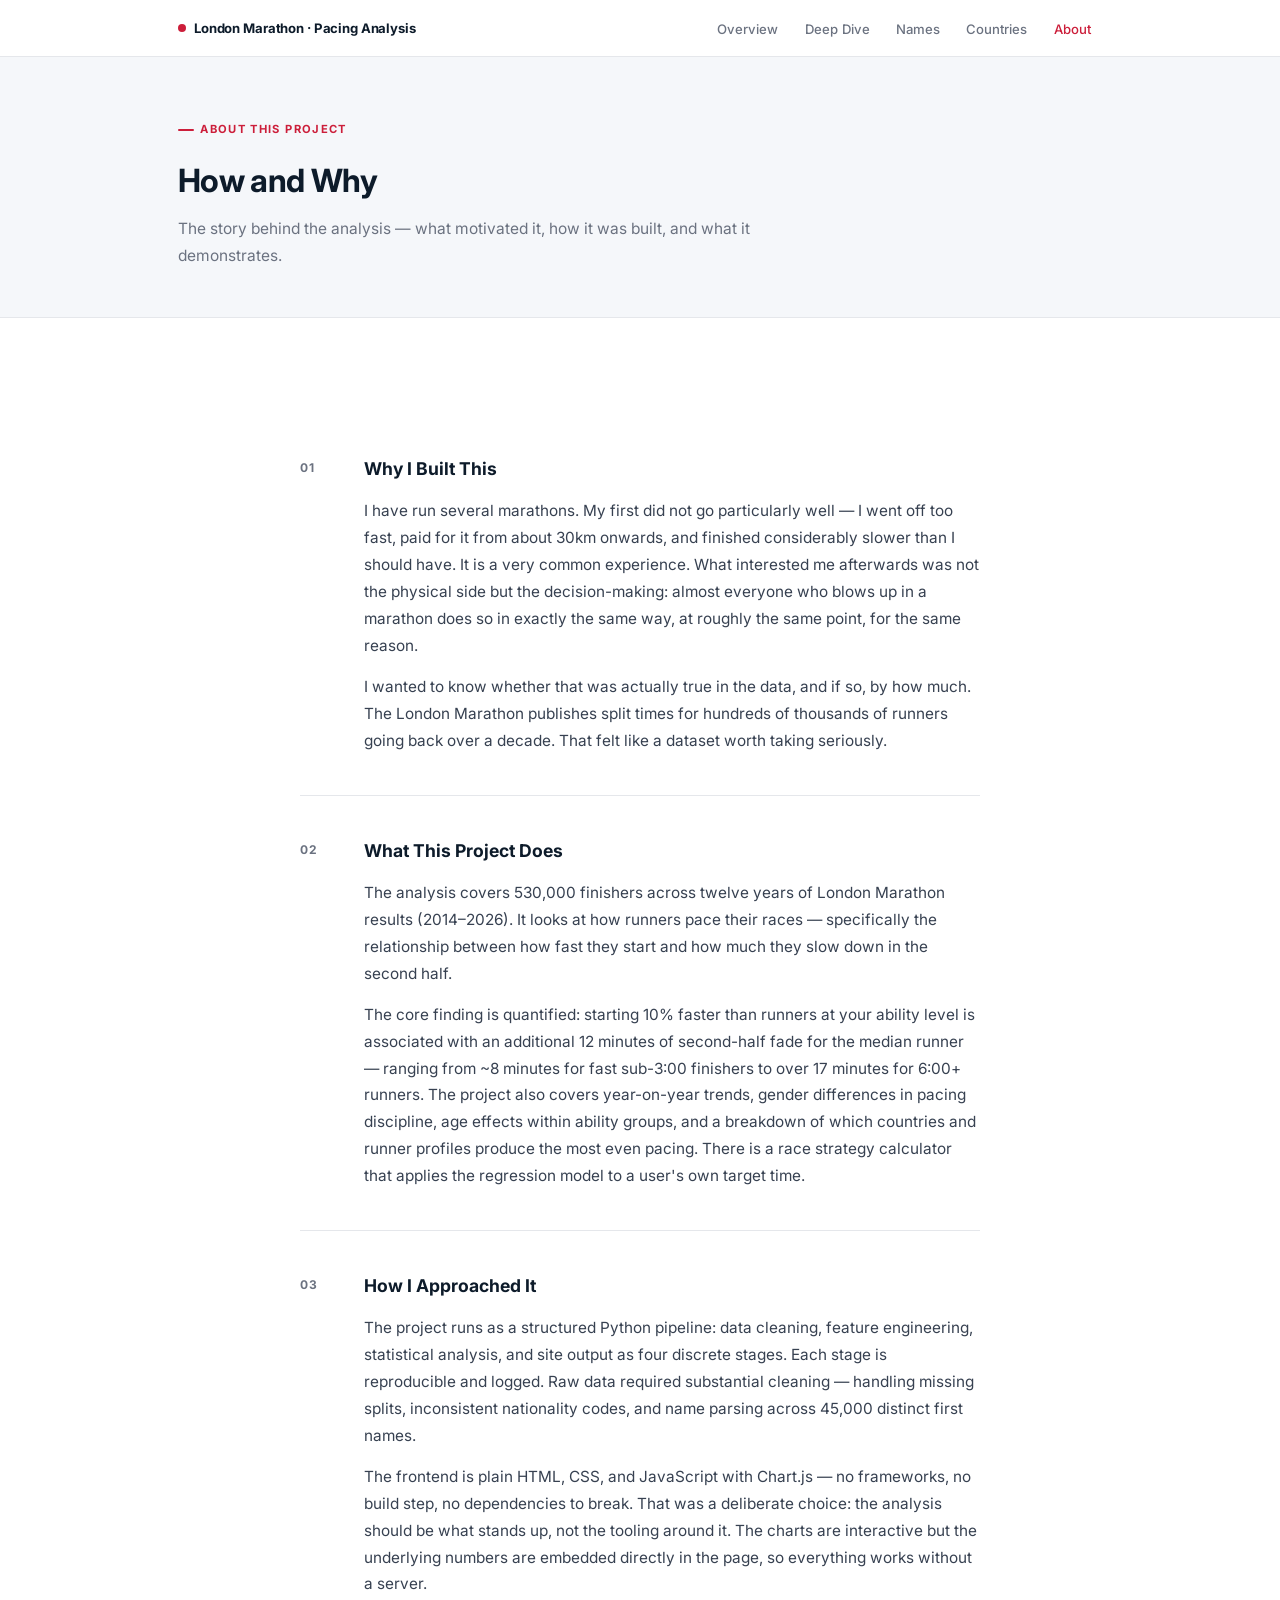
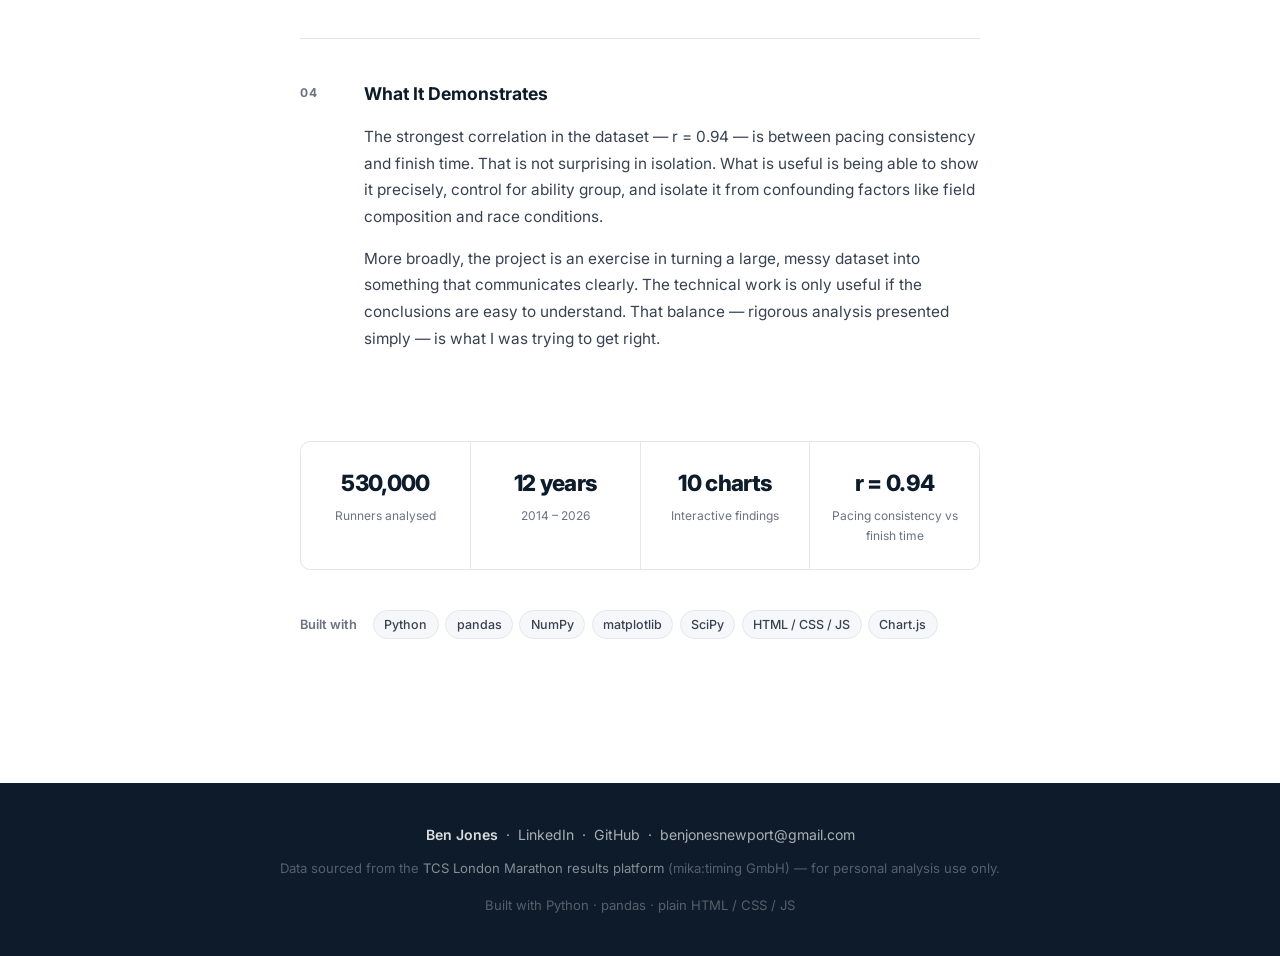
<file: about.html>
<!DOCTYPE html>
<html lang="en">
<head>
  <meta charset="UTF-8" />
  <meta name="viewport" content="width=device-width, initial-scale=1.0" />
  <title>About — London Marathon Pacing Analysis</title>
  <link rel="preconnect" href="https://fonts.googleapis.com" />
  <link rel="stylesheet" href="https://fonts.googleapis.com/css2?family=Inter:wght@400;500;600;700;800&display=swap" />
  <link rel="stylesheet" href="styles.css" />
</head>
<body>

<!-- Nav -->
<nav>
  <div class="nav-inner">
    <a class="nav-logo" href="index.html">
      <span class="nav-logo-dot"></span>
      London Marathon · Pacing Analysis
    </a>
    <button class="nav-hamburger" aria-label="Open menu" aria-expanded="false">
      <span></span><span></span><span></span>
    </button>
    <ul class="nav-links">
      <li><a href="index.html">Overview</a></li>
      <li><a href="findings.html">Deep&nbsp;Dive</a></li>
      <li><a href="names.html">Names</a></li>
      <li><a href="countries.html">Countries</a></li>
      <li><a href="about.html" class="nav-active">About</a></li>
    </ul>
  </div>
</nav>

<!-- Page header -->
<div style="background:var(--bg-subtle); border-bottom:1px solid var(--border); padding:3.5rem 1.75rem 3rem;">
  <div class="container">
    <div class="section-label">About This Project</div>
    <h2 style="font-size:2rem; margin-bottom:0.5rem;">How and Why</h2>
    <p style="color:var(--text-muted); font-size:0.97rem; max-width:620px; margin:0;">
      The story behind the analysis — what motivated it, how it was built, and what it demonstrates.
    </p>
  </div>
</div>

<!-- Content -->
<section>
  <div class="container">
    <div class="about-body">

      <div class="about-section">
        <div class="about-section-label">01</div>
        <div class="about-section-content">
          <h3>Why I Built This</h3>
          <p>
            I have run several marathons. My first did not go particularly well — I went off too fast,
            paid for it from about 30km onwards, and finished considerably slower than I should have.
            It is a very common experience. What interested me afterwards was not the physical side
            but the decision-making: almost everyone who blows up in a marathon does so in exactly
            the same way, at roughly the same point, for the same reason.
          </p>
          <p>
            I wanted to know whether that was actually true in the data, and if so, by how much.
            The London Marathon publishes split times for hundreds of thousands of runners going back
            over a decade. That felt like a dataset worth taking seriously.
          </p>
        </div>
      </div>

      <div class="about-section">
        <div class="about-section-label">02</div>
        <div class="about-section-content">
          <h3>What This Project Does</h3>
          <p>
            The analysis covers 530,000 finishers across twelve years of London Marathon results
            (2014–2026). It looks at how runners pace their races — specifically the relationship
            between how fast they start and how much they slow down in the second half.
          </p>
          <p>
            The core finding is quantified: starting 10% faster than runners at your ability level
            is associated with an additional 12 minutes of second-half fade for the median runner —
            ranging from ~8 minutes for fast sub-3:00 finishers to over 17 minutes for 6:00+ runners. The project also
            covers year-on-year trends, gender differences in pacing discipline, age effects within
            ability groups, and a breakdown of which countries and runner profiles produce the most
            even pacing. There is a race strategy calculator that applies the regression model
            to a user's own target time.
          </p>
        </div>
      </div>

      <div class="about-section">
        <div class="about-section-label">03</div>
        <div class="about-section-content">
          <h3>How I Approached It</h3>
          <p>
            The project runs as a structured Python pipeline: data cleaning, feature engineering,
            statistical analysis, and site output as four discrete stages. Each stage is
            reproducible and logged. Raw data required substantial cleaning — handling missing
            splits, inconsistent nationality codes, and name parsing across 45,000 distinct
            first names.
          </p>
          <p>
            The frontend is plain HTML, CSS, and JavaScript with Chart.js — no frameworks,
            no build step, no dependencies to break. That was a deliberate choice: the
            analysis should be what stands up, not the tooling around it. The charts are
            interactive but the underlying numbers are embedded directly in the page, so
            everything works without a server.
          </p>
        </div>
      </div>

      <div class="about-section" style="border-bottom:none;">
        <div class="about-section-label">04</div>
        <div class="about-section-content">
          <h3>What It Demonstrates</h3>
          <p>
            The strongest correlation in the dataset — r = 0.94 — is between pacing consistency
            and finish time. That is not surprising in isolation. What is useful is being able
            to show it precisely, control for ability group, and isolate it from confounding
            factors like field composition and race conditions.
          </p>
          <p>
            More broadly, the project is an exercise in turning a large, messy dataset into
            something that communicates clearly. The technical work is only useful if the
            conclusions are easy to understand. That balance — rigorous analysis presented
            simply — is what I was trying to get right.
          </p>
        </div>
      </div>

    </div>

    <!-- Stat strip -->
    <div class="about-stats">
      <div class="about-stat">
        <div class="about-stat-num">530,000</div>
        <div class="about-stat-lbl">Runners analysed</div>
      </div>
      <div class="about-stat">
        <div class="about-stat-num">12 years</div>
        <div class="about-stat-lbl">2014 – 2026</div>
      </div>
      <div class="about-stat">
        <div class="about-stat-num">10 charts</div>
        <div class="about-stat-lbl">Interactive findings</div>
      </div>
      <div class="about-stat">
        <div class="about-stat-num">r = 0.94</div>
        <div class="about-stat-lbl">Pacing consistency vs finish time</div>
      </div>
    </div>

    <!-- Tech stack -->
    <div class="about-stack">
      <div class="about-stack-label">Built with</div>
      <div class="about-stack-items">
        <span class="about-stack-tag">Python</span>
        <span class="about-stack-tag">pandas</span>
        <span class="about-stack-tag">NumPy</span>
        <span class="about-stack-tag">matplotlib</span>
        <span class="about-stack-tag">SciPy</span>
        <span class="about-stack-tag">HTML / CSS / JS</span>
        <span class="about-stack-tag">Chart.js</span>
      </div>
    </div>

  </div>
</section>

<!-- Footer -->
<footer>
  <div class="container">
    <p class="footer-contact">
      <strong>Ben Jones</strong>
      &nbsp;·&nbsp;
      <a href="https://www.linkedin.com/in/ben-jones-98b57a19a/" target="_blank" rel="noopener">LinkedIn</a>
      &nbsp;·&nbsp;
      <a href="https://github.com/benjones1996" target="_blank" rel="noopener">GitHub</a>
      &nbsp;·&nbsp;
      <a href="mailto:benjonesnewport@gmail.com">benjonesnewport@gmail.com</a>
    </p>
    <p>
      Data sourced from the
      <a href="https://results.tcslondonmarathon.com" target="_blank" rel="noopener">TCS London Marathon results platform</a>
      (mika:timing GmbH) — for personal analysis use only.
    </p>
    <p>Built with Python · pandas · plain HTML / CSS / JS</p>
  </div>
</footer>

<script src="reveal.js"></script>
<script src="nav.js"></script>
</body>
</html>
</file>
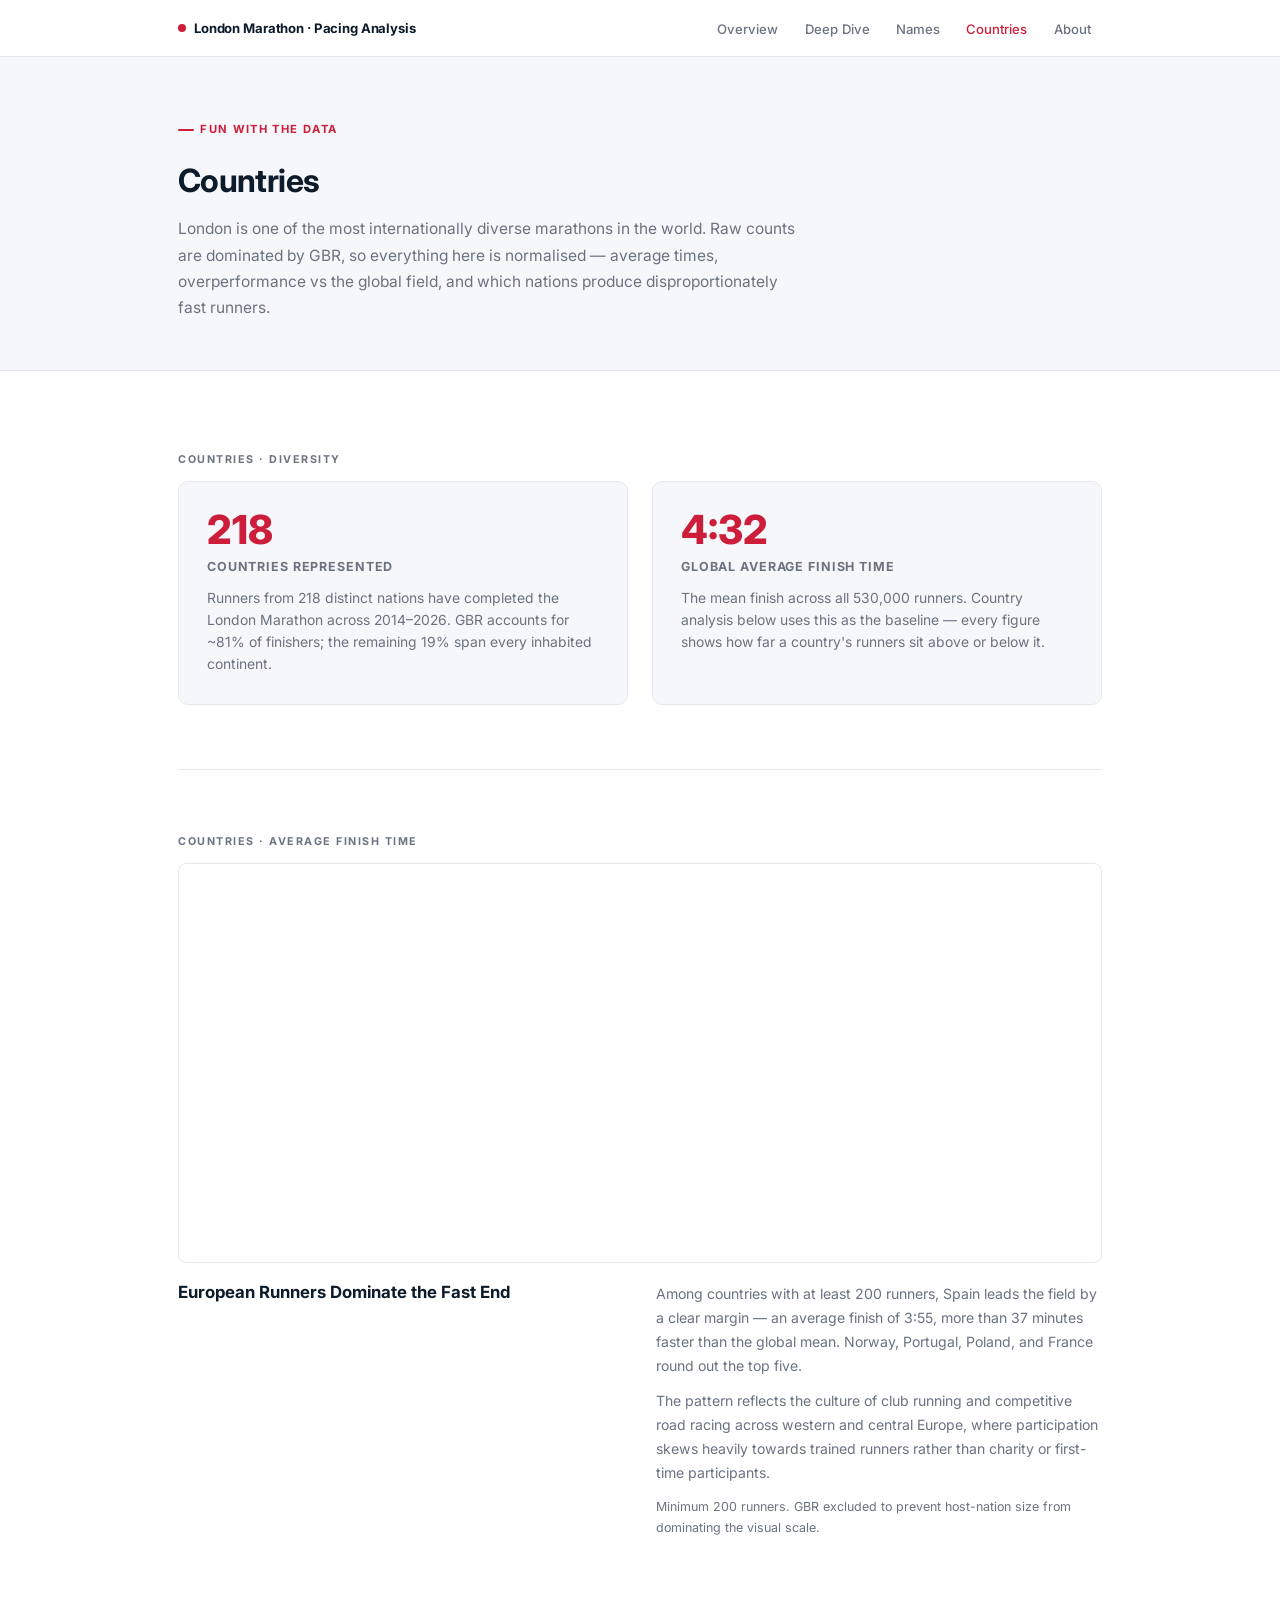
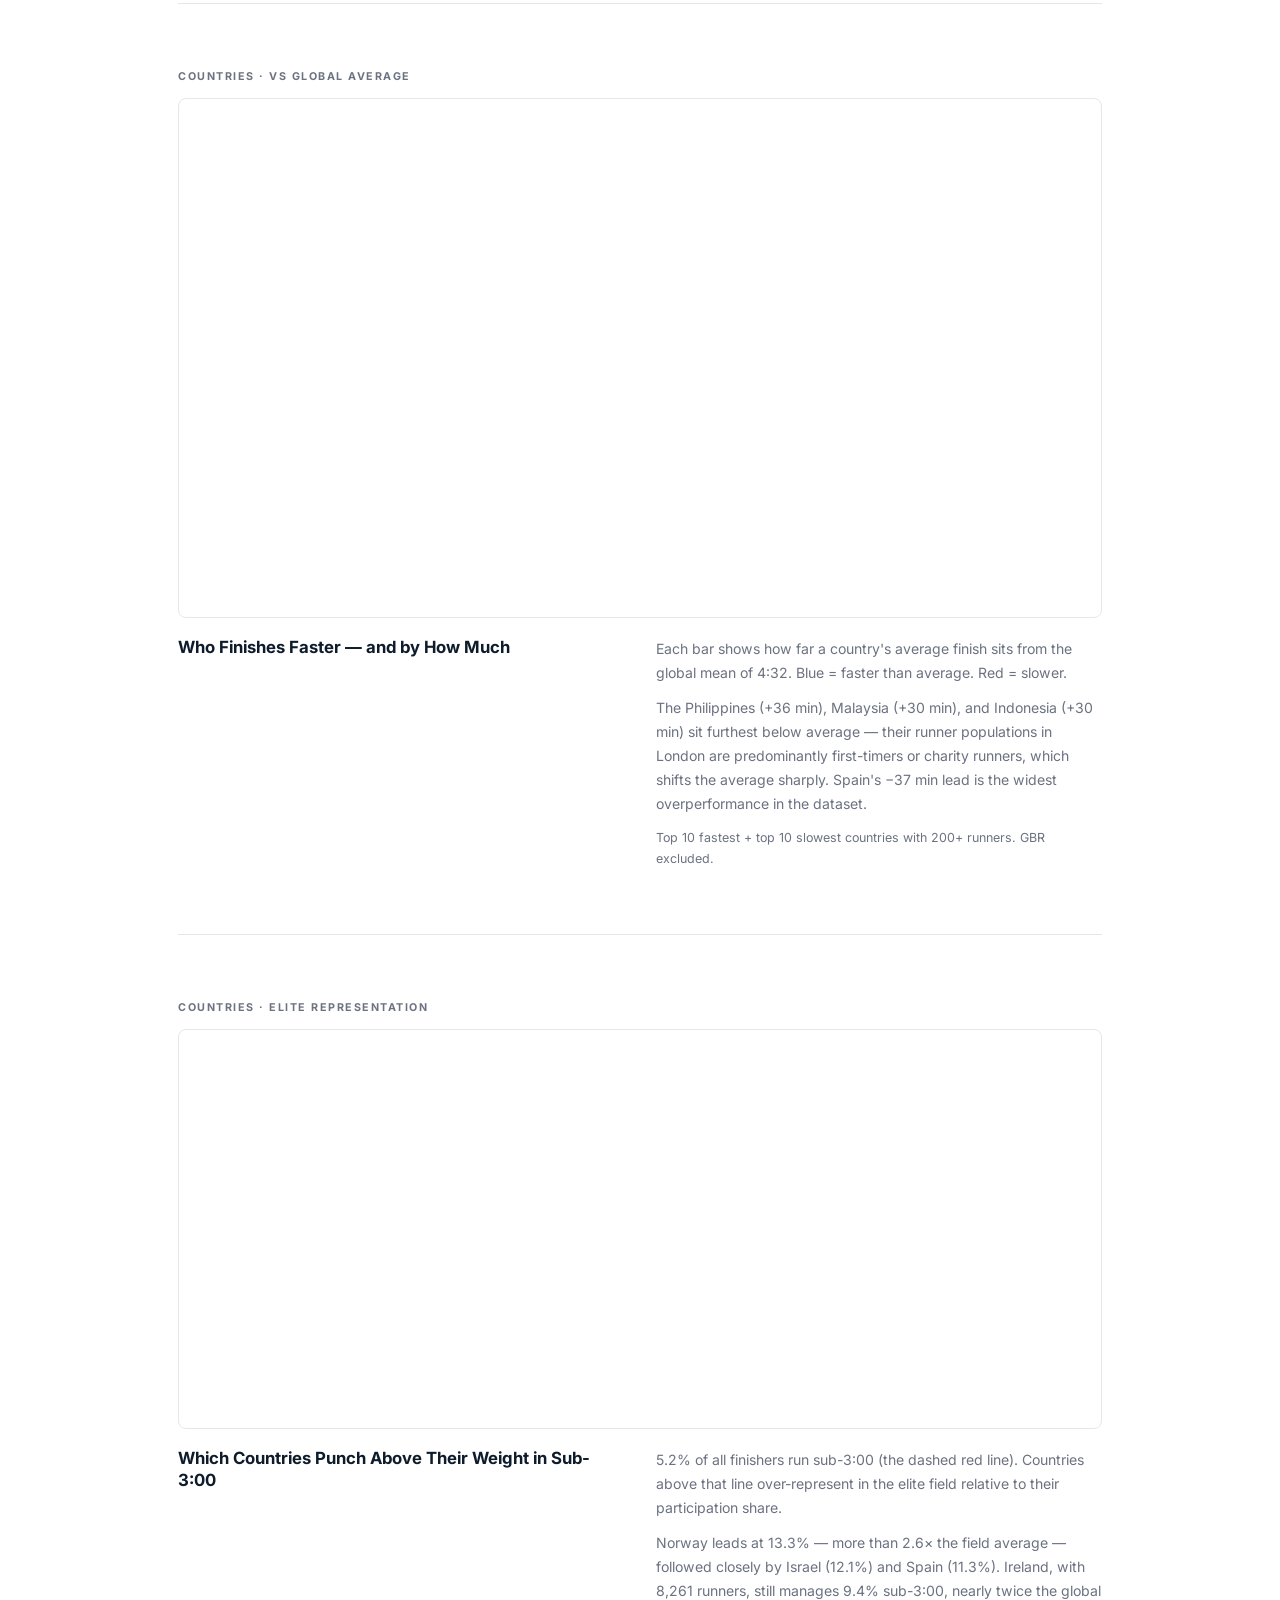
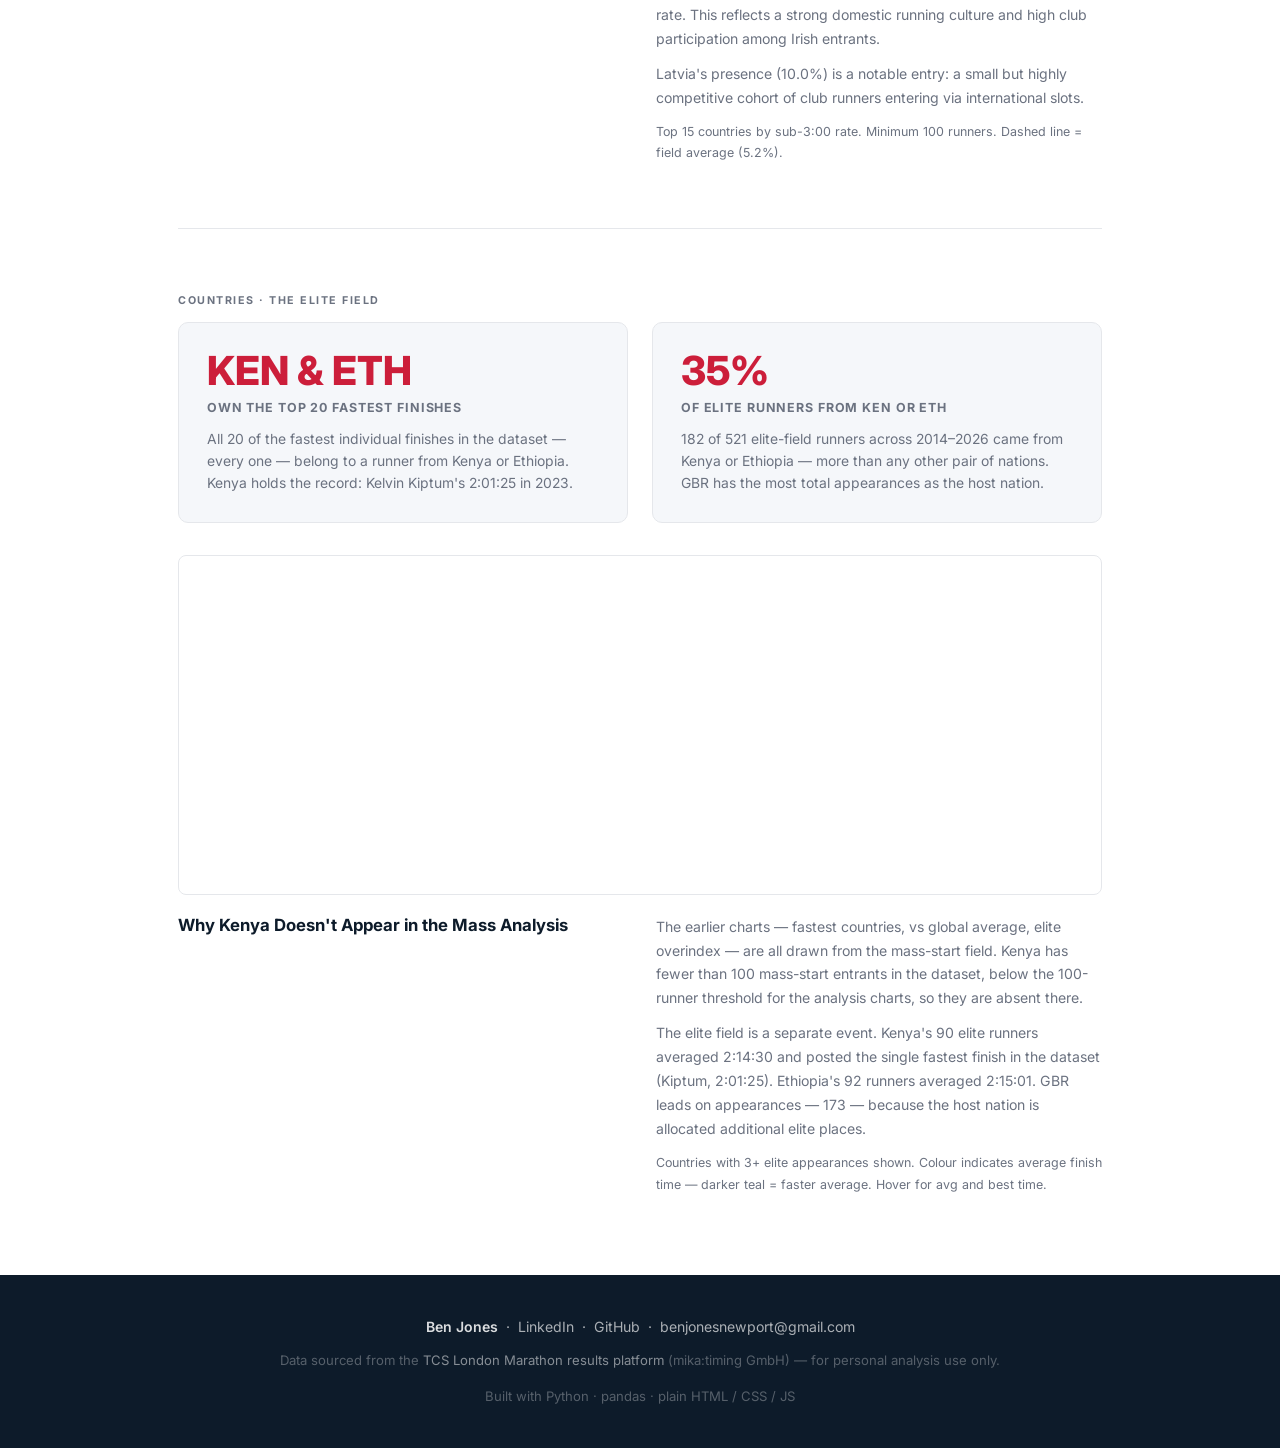
<file: countries.html>
<!DOCTYPE html>
<html lang="en">
<head>
  <meta charset="UTF-8" />
  <meta name="viewport" content="width=device-width, initial-scale=1.0" />
  <title>Countries — London Marathon Pacing Analysis</title>
  <link rel="preconnect" href="https://fonts.googleapis.com" />
  <link rel="stylesheet" href="https://fonts.googleapis.com/css2?family=Inter:wght@400;500;600;700;800&display=swap" />
  <link rel="stylesheet" href="styles.css" />
  <script src="chart.umd.min.js"></script>
</head>
<body>

<!-- Nav -->
<nav>
  <div class="nav-inner">
    <a class="nav-logo" href="index.html">
      <span class="nav-logo-dot"></span>
      London Marathon · Pacing Analysis
    </a>
    <button class="nav-hamburger" aria-label="Open menu" aria-expanded="false">
      <span></span><span></span><span></span>
    </button>
    <ul class="nav-links">
      <li><a href="index.html">Overview</a></li>
      <li><a href="findings.html">Deep&nbsp;Dive</a></li>
      <li><a href="names.html">Names</a></li>
      <li><a href="countries.html" class="nav-active">Countries</a></li>
      <li><a href="about.html">About</a></li>
    </ul>
  </div>
</nav>

<!-- Page header -->
<div style="background:var(--bg-subtle); border-bottom:1px solid var(--border); padding:3.5rem 1.75rem 3rem;">
  <div class="container">
    <div class="section-label">Fun with the Data</div>
    <h2 style="font-size:2rem; margin-bottom:0.5rem;">Countries</h2>
    <p style="color:var(--text-muted); font-size:0.97rem; max-width:620px; margin:0;">
      London is one of the most internationally diverse marathons in the world. Raw counts are dominated
      by GBR, so everything here is normalised — average times, overperformance vs the global field,
      and which nations produce disproportionately fast runners.
    </p>
  </div>
</div>

<!-- All sections -->
<section id="countries-content">
  <div class="container">

    <!-- ── 0. Diversity stat block ─────────────────────────────────────── -->
    <div class="chart-block">
      <div class="chart-label">Countries · Diversity</div>
      <div class="nc-diversity-grid" style="margin-bottom:0;">
        <div class="nc-diversity-card">
          <div class="nc-diversity-num">218</div>
          <div class="nc-diversity-lbl">Countries represented</div>
          <p class="nc-diversity-desc">
            Runners from 218 distinct nations have completed the London Marathon across 2014–2026.
            GBR accounts for ~81% of finishers; the remaining 19% span every inhabited continent.
          </p>
        </div>
        <div class="nc-diversity-card">
          <div class="nc-diversity-num">4:32</div>
          <div class="nc-diversity-lbl">Global average finish time</div>
          <p class="nc-diversity-desc">
            The mean finish across all 530,000 runners. Country analysis below uses this as
            the baseline — every figure shows how far a country's runners sit above or below it.
          </p>
        </div>
      </div>
    </div>

    <!-- ── 1. Fastest Countries ────────────────────────────────────────── -->
    <div class="chart-block">
      <div class="chart-label">Countries · Average Finish Time</div>
      <div class="canvas-wrap" style="height:400px;">
        <canvas id="chart-fastest-countries"></canvas>
      </div>
      <div class="chart-caption">
        <div><h3>European Runners Dominate the Fast End</h3></div>
        <div class="chart-caption-text">
          <p>
            Among countries with at least 200 runners, Spain leads the field by a clear margin — an
            average finish of 3:55, more than 37 minutes faster than the global mean. Norway, Portugal,
            Poland, and France round out the top five.
          </p>
          <p>
            The pattern reflects the culture of club running and competitive road racing across
            western and central Europe, where participation skews heavily towards trained runners
            rather than charity or first-time participants.
          </p>
          <p style="font-size:0.78rem; color:var(--text-muted); margin-top:0.5rem;">
            Minimum 200 runners. GBR excluded to prevent host-nation size from dominating the
            visual scale.
          </p>
        </div>
      </div>
    </div>

    <!-- ── 2. Overperformance vs Global Average ────────────────────────── -->
    <div class="chart-block">
      <div class="chart-label">Countries · vs Global Average</div>
      <div class="canvas-wrap" style="height:520px;">
        <canvas id="chart-vs-global"></canvas>
      </div>
      <div class="chart-caption">
        <div><h3>Who Finishes Faster — and by How Much</h3></div>
        <div class="chart-caption-text">
          <p>
            Each bar shows how far a country's average finish sits from the global mean of 4:32.
            Blue = faster than average. Red = slower.
          </p>
          <p>
            The Philippines (+36 min), Malaysia (+30 min), and Indonesia (+30 min) sit furthest
            below average — their runner populations in London are predominantly first-timers or
            charity runners, which shifts the average sharply. Spain's −37 min lead is the
            widest overperformance in the dataset.
          </p>
          <p style="font-size:0.78rem; color:var(--text-muted); margin-top:0.5rem;">
            Top 10 fastest + top 10 slowest countries with 200+ runners. GBR excluded.
          </p>
        </div>
      </div>
    </div>

    <!-- ── 3. Elite Overindex ──────────────────────────────────────────── -->
    <div class="chart-block">
      <div class="chart-label">Countries · Elite Representation</div>
      <div class="canvas-wrap" style="height:400px;">
        <canvas id="chart-elite-overindex"></canvas>
      </div>
      <div class="chart-caption">
        <div><h3>Which Countries Punch Above Their Weight in Sub-3:00</h3></div>
        <div class="chart-caption-text">
          <p>
            5.2% of all finishers run sub-3:00 (the dashed red line). Countries above that line
            over-represent in the elite field relative to their participation share.
          </p>
          <p>
            Norway leads at 13.3% — more than 2.6× the field average — followed closely by Israel
            (12.1%) and Spain (11.3%). Ireland, with 8,261 runners, still manages 9.4% sub-3:00,
            nearly twice the global rate. This reflects a strong domestic running culture and high
            club participation among Irish entrants.
          </p>
          <p>
            Latvia's presence (10.0%) is a notable entry: a small but highly competitive cohort
            of club runners entering via international slots.
          </p>
          <p style="font-size:0.78rem; color:var(--text-muted); margin-top:0.5rem;">
            Top 15 countries by sub-3:00 rate. Minimum 100 runners. Dashed line = field average (5.2%).
          </p>
        </div>
      </div>
    </div>

    <!-- ── 4. Elite Field ─────────────────────────────────────────────── -->
    <div class="chart-block" style="border-bottom:none; margin-bottom:0; padding-bottom:0;">
      <div class="chart-label">Countries · The Elite Field</div>

      <div class="nc-diversity-grid" style="margin-bottom:2rem;">
        <div class="nc-diversity-card">
          <div class="nc-diversity-num">KEN &amp; ETH</div>
          <div class="nc-diversity-lbl">Own the top 20 fastest finishes</div>
          <p class="nc-diversity-desc">
            All 20 of the fastest individual finishes in the dataset — every one — belong to a
            runner from Kenya or Ethiopia. Kenya holds the record: Kelvin Kiptum's 2:01:25 in 2023.
          </p>
        </div>
        <div class="nc-diversity-card">
          <div class="nc-diversity-num">35%</div>
          <div class="nc-diversity-lbl">Of elite runners from KEN or ETH</div>
          <p class="nc-diversity-desc">
            182 of 521 elite-field runners across 2014–2026 came from Kenya or Ethiopia — more
            than any other pair of nations. GBR has the most total appearances as the host nation.
          </p>
        </div>
      </div>

      <div class="canvas-wrap" style="height:340px;">
        <canvas id="chart-elite-field"></canvas>
      </div>
      <div class="chart-caption" style="margin-top:1.2rem;">
        <div><h3>Why Kenya Doesn't Appear in the Mass Analysis</h3></div>
        <div class="chart-caption-text">
          <p>
            The earlier charts — fastest countries, vs global average, elite overindex — are all
            drawn from the mass-start field. Kenya has fewer than 100 mass-start entrants in the dataset,
            below the 100-runner threshold for the analysis charts, so they are absent there.
          </p>
          <p>
            The elite field is a separate event. Kenya's 90 elite runners averaged 2:14:30 and
            posted the single fastest finish in the dataset (Kiptum, 2:01:25). Ethiopia's 92
            runners averaged 2:15:01. GBR leads on appearances — 173 — because the host nation
            is allocated additional elite places.
          </p>
          <p style="font-size:0.78rem; color:var(--text-muted); margin-top:0.5rem;">
            Countries with 3+ elite appearances shown. Colour indicates average finish time —
            darker teal = faster average. Hover for avg and best time.
          </p>
        </div>
      </div>
    </div>

  </div>
</section>

<!-- Footer -->
<footer>
  <div class="container">
    <p class="footer-contact">
      <strong>Ben Jones</strong>
      &nbsp;·&nbsp;
      <a href="https://www.linkedin.com/in/ben-jones-98b57a19a/" target="_blank" rel="noopener">LinkedIn</a>
      &nbsp;·&nbsp;
      <a href="https://github.com/benjones1996" target="_blank" rel="noopener">GitHub</a>
      &nbsp;·&nbsp;
      <a href="mailto:benjonesnewport@gmail.com">benjonesnewport@gmail.com</a>
    </p>
    <p>
      Data sourced from the
      <a href="https://results.tcslondonmarathon.com" target="_blank" rel="noopener">TCS London Marathon results platform</a>
      (mika:timing GmbH) — for personal analysis use only.
    </p>
    <p>Built with Python · pandas · plain HTML / CSS / JS</p>
  </div>
</footer>

<script type="application/json" id="nc-data">{"countries":{"total_countries":219,"global_avg_sec":16369,"overall_elite_pct":5.2,"fastest15":[{"nat":"ESP","count":3496,"avg_sec":14175,"vs_global_min":-36.6},{"nat":"UKR","count":350,"avg_sec":14300,"vs_global_min":-34.5},{"nat":"EST","count":181,"avg_sec":14325,"vs_global_min":-34.1},{"nat":"RUS","count":442,"avg_sec":14328,"vs_global_min":-34.0},{"nat":"ISR","count":290,"avg_sec":14381,"vs_global_min":-33.1},{"nat":"CHI","count":740,"avg_sec":14408,"vs_global_min":-32.7},{"nat":"NOR","count":1237,"avg_sec":14474,"vs_global_min":-31.6},{"nat":"KAZ","count":113,"avg_sec":14536,"vs_global_min":-30.6},{"nat":"COL","count":707,"avg_sec":14632,"vs_global_min":-28.9},{"nat":"SLO","count":235,"avg_sec":14642,"vs_global_min":-28.8},{"nat":"AUT","count":556,"avg_sec":14653,"vs_global_min":-28.6},{"nat":"BEL","count":1354,"avg_sec":14663,"vs_global_min":-28.4},{"nat":"POR","count":885,"avg_sec":14689,"vs_global_min":-28.0},{"nat":"ISL","count":175,"avg_sec":14713,"vs_global_min":-27.6},{"nat":"PER","count":338,"avg_sec":14768,"vs_global_min":-26.7}],"vs_global":[{"nat":"ESP","count":3496,"avg_sec":14175,"vs_min":-36.6},{"nat":"UKR","count":350,"avg_sec":14300,"vs_min":-34.5},{"nat":"EST","count":181,"avg_sec":14325,"vs_min":-34.1},{"nat":"RUS","count":442,"avg_sec":14328,"vs_min":-34.0},{"nat":"ISR","count":290,"avg_sec":14381,"vs_min":-33.1},{"nat":"CHI","count":740,"avg_sec":14408,"vs_min":-32.7},{"nat":"NOR","count":1237,"avg_sec":14474,"vs_min":-31.6},{"nat":"KAZ","count":113,"avg_sec":14536,"vs_min":-30.6},{"nat":"COL","count":707,"avg_sec":14632,"vs_min":-28.9},{"nat":"SLO","count":235,"avg_sec":14642,"vs_min":-28.8},{"nat":"PHI","count":597,"avg_sec":18665,"vs_min":38.3},{"nat":"INA","count":1037,"avg_sec":18300,"vs_min":32.2},{"nat":"IVB","count":165,"avg_sec":18196,"vs_min":30.5},{"nat":"IND","count":1585,"avg_sec":18044,"vs_min":27.9},{"nat":"MAS","count":438,"avg_sec":17903,"vs_min":25.6},{"nat":"NGR","count":155,"avg_sec":17877,"vs_min":25.1},{"nat":"THA","count":982,"avg_sec":17730,"vs_min":22.7},{"nat":"PUR","count":215,"avg_sec":17692,"vs_min":22.0},{"nat":"WLS","count":600,"avg_sec":17468,"vs_min":18.3},{"nat":"PAK","count":117,"avg_sec":17239,"vs_min":14.5}],"elite_overindex":[{"nat":"NOR","total":1237,"elite":165,"elite_pct":13.34,"overindex":2.57},{"nat":"ISR","total":290,"elite":35,"elite_pct":12.07,"overindex":2.32},{"nat":"ESP","total":3496,"elite":396,"elite_pct":11.33,"overindex":2.18},{"nat":"EST","total":181,"elite":20,"elite_pct":11.05,"overindex":2.12},{"nat":"POR","total":885,"elite":95,"elite_pct":10.73,"overindex":2.06},{"nat":"RUS","total":442,"elite":47,"elite_pct":10.63,"overindex":2.04},{"nat":"LAT","total":140,"elite":14,"elite_pct":10.0,"overindex":1.92},{"nat":"POL","total":2086,"elite":206,"elite_pct":9.88,"overindex":1.9},{"nat":"LTU","total":290,"elite":28,"elite_pct":9.66,"overindex":1.86},{"nat":"GRE","total":431,"elite":41,"elite_pct":9.51,"overindex":1.83},{"nat":"IRL","total":8261,"elite":772,"elite_pct":9.35,"overindex":1.8},{"nat":"CHI","total":740,"elite":69,"elite_pct":9.32,"overindex":1.79},{"nat":"CZE","total":215,"elite":20,"elite_pct":9.3,"overindex":1.79},{"nat":"AUT","total":556,"elite":46,"elite_pct":8.27,"overindex":1.59},{"nat":"JPN","total":1486,"elite":123,"elite_pct":8.28,"overindex":1.59}],"elite_field":[{"nat":"GBR","count":173,"avg_sec":8485,"min_sec":7539},{"nat":"ETH","count":92,"avg_sec":8102,"min_sec":7375},{"nat":"KEN","count":90,"avg_sec":8070,"min_sec":7285},{"nat":"USA","count":25,"avg_sec":8662,"min_sec":7850},{"nat":"AUS","count":20,"avg_sec":8481,"min_sec":7751},{"nat":"ERI","count":10,"avg_sec":7904,"min_sec":7666},{"nat":"IRL","count":10,"avg_sec":8291,"min_sec":7568},{"nat":"JPN","count":9,"avg_sec":8520,"min_sec":7934},{"nat":"RSA","count":7,"avg_sec":8586,"min_sec":7788},{"nat":"ESP","count":6,"avg_sec":8246,"min_sec":7773},{"nat":"GER","count":6,"avg_sec":7836,"min_sec":7590},{"nat":"NED","count":6,"avg_sec":8477,"min_sec":7460},{"nat":"POR","count":6,"avg_sec":8660,"min_sec":8153},{"nat":"UKR","count":6,"avg_sec":8116,"min_sec":7821},{"nat":"BEL","count":5,"avg_sec":8285,"min_sec":7519}]}}</script>
<script src="names_countries.js"></script>
<script>
document.addEventListener("DOMContentLoaded", function () {
  var nc = JSON.parse(document.getElementById("nc-data").textContent);
  var cd = nc.countries;

  buildFastestCountriesChart("chart-fastest-countries", cd.fastest15);
  buildVsGlobalChart("chart-vs-global", cd.vs_global);
  buildEliteOverindexChart("chart-elite-overindex", cd.elite_overindex, cd.overall_elite_pct);
  buildEliteFieldChart("chart-elite-field", cd.elite_field);
});
</script>
<script src="reveal.js"></script>
<script src="nav.js"></script>
</body>
</html>
</file>
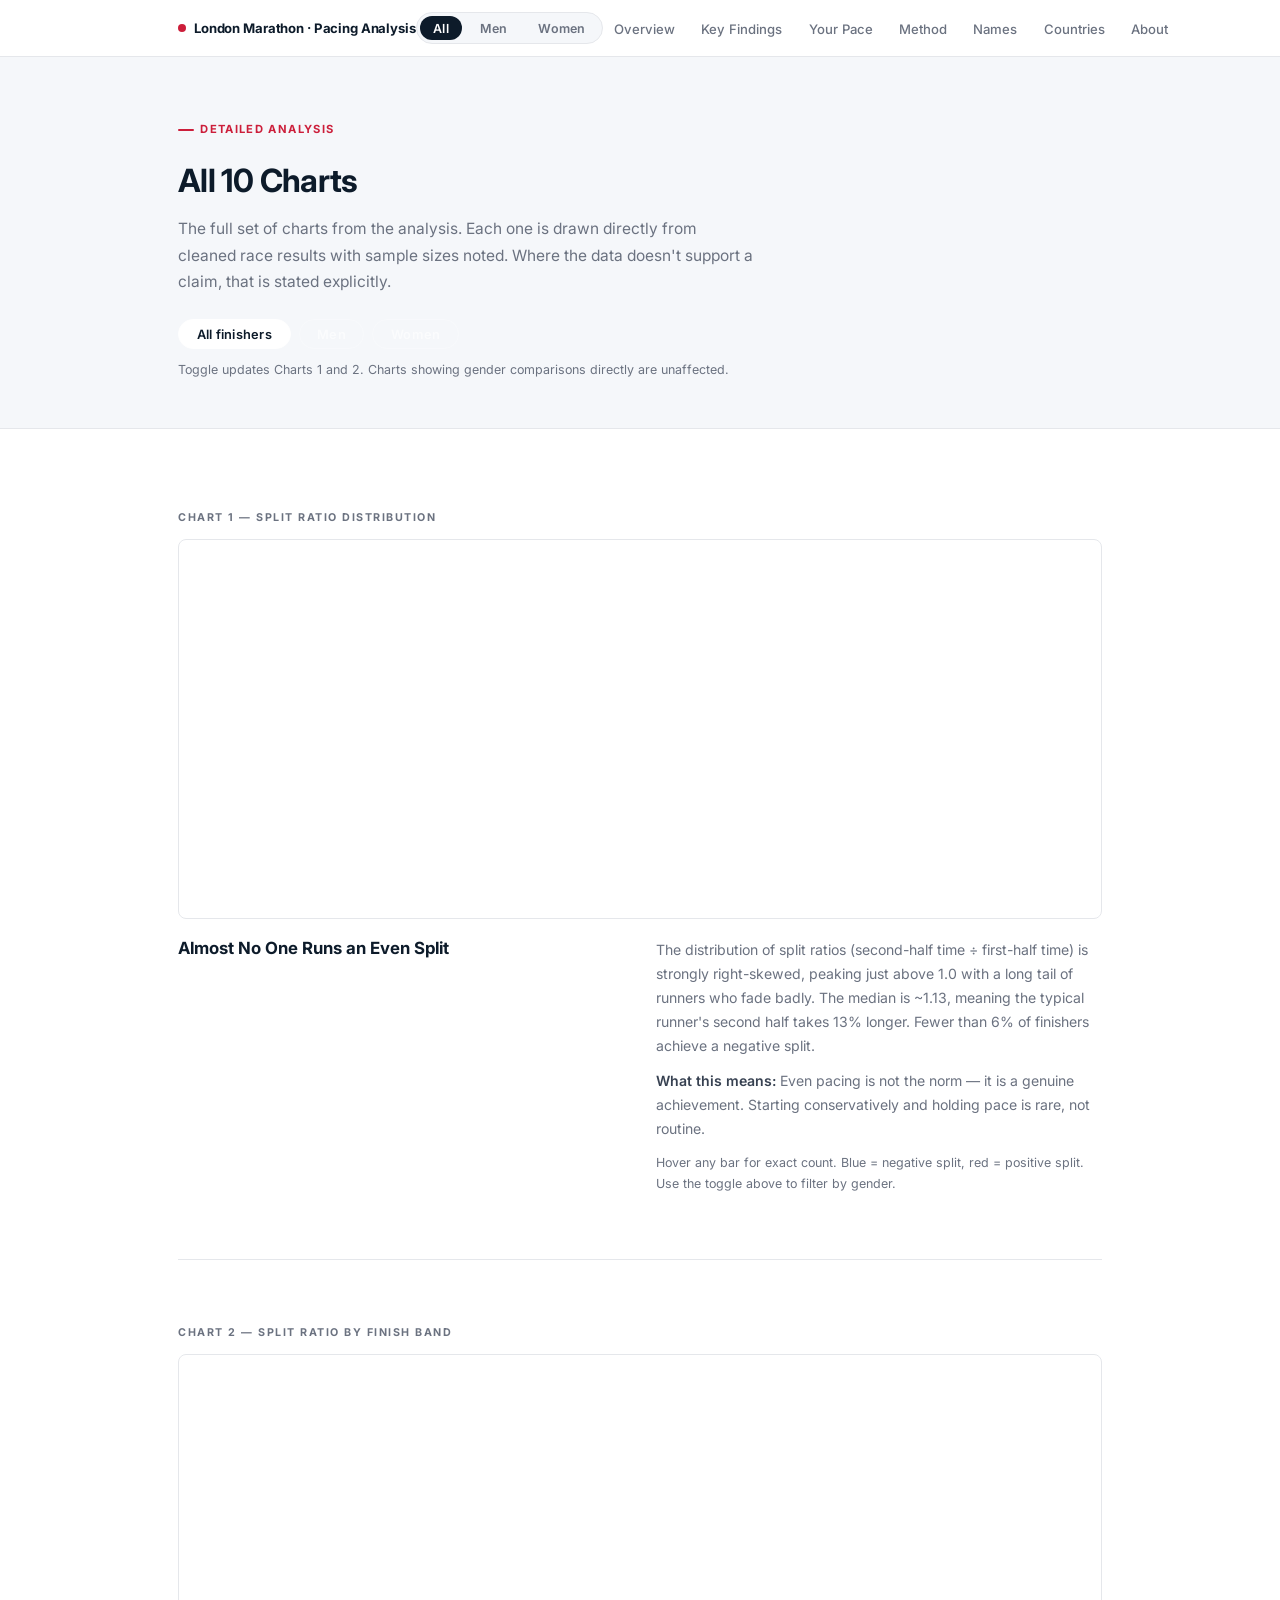
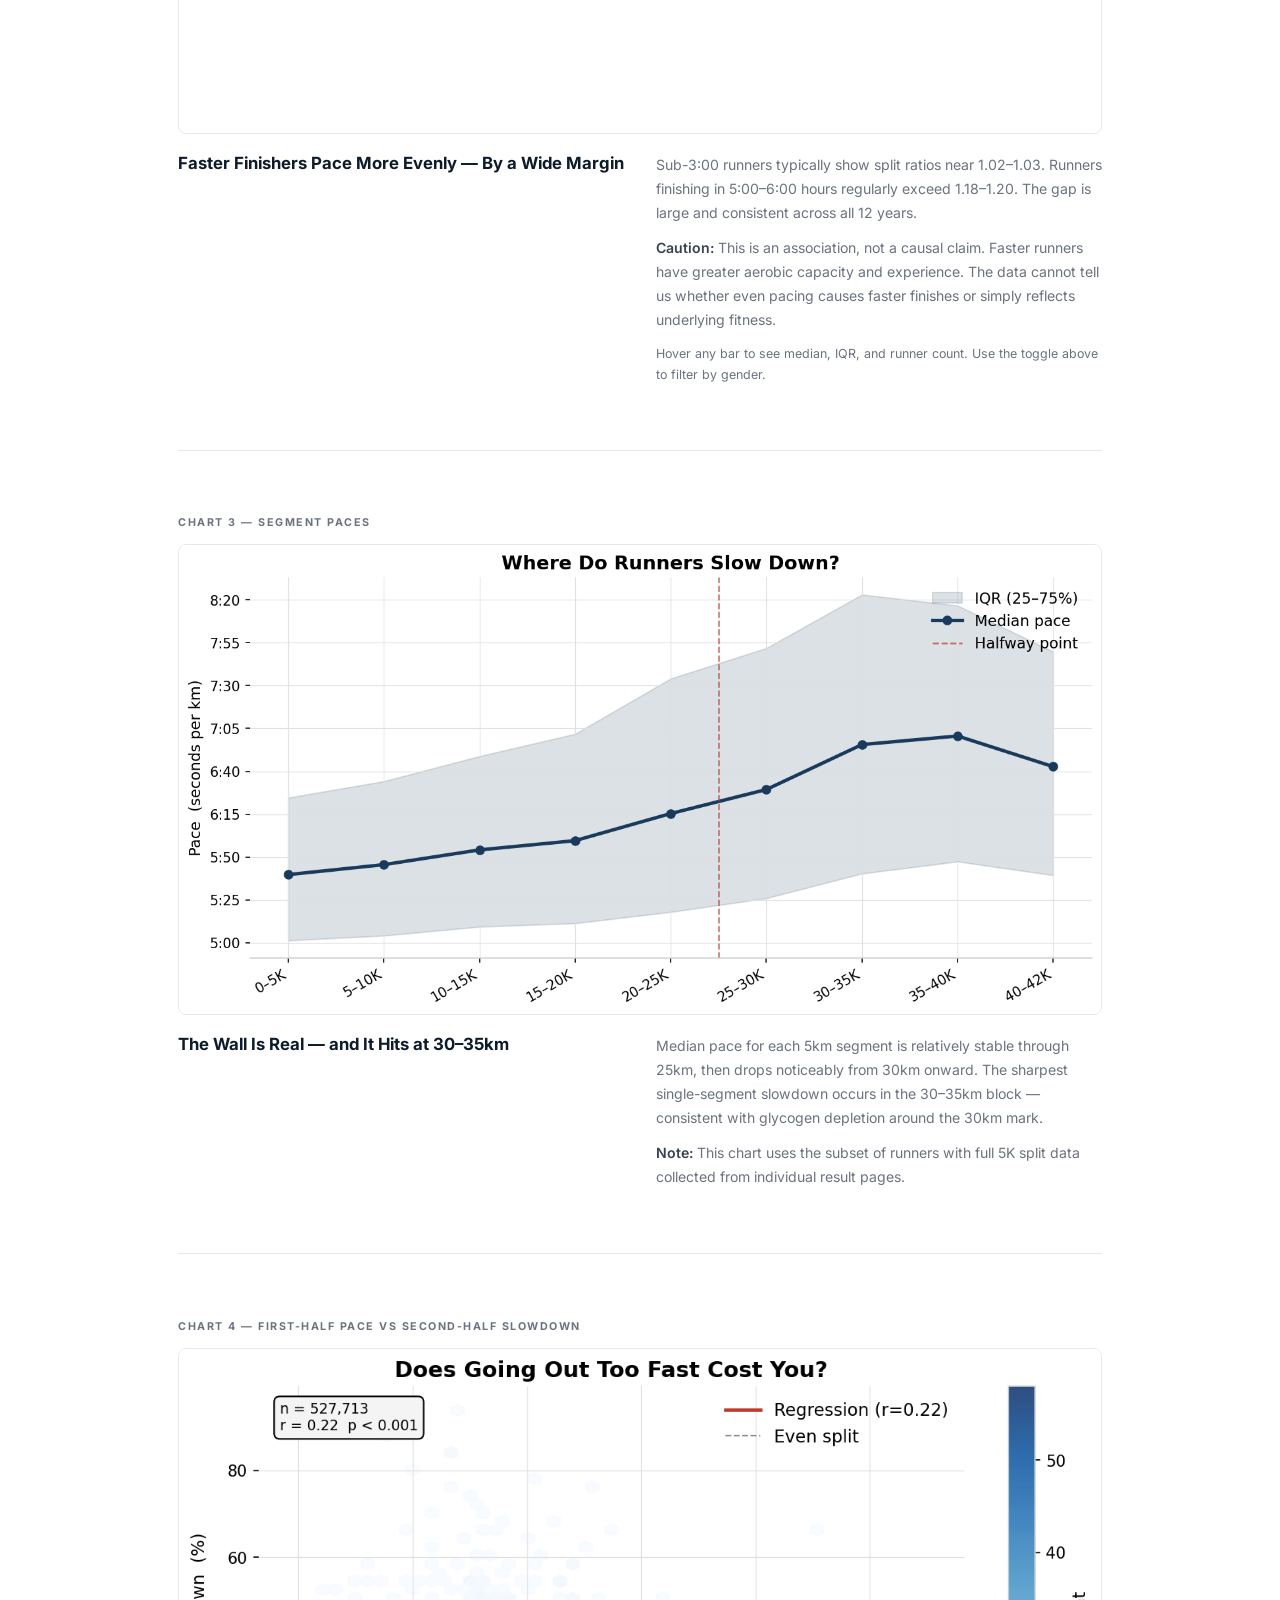
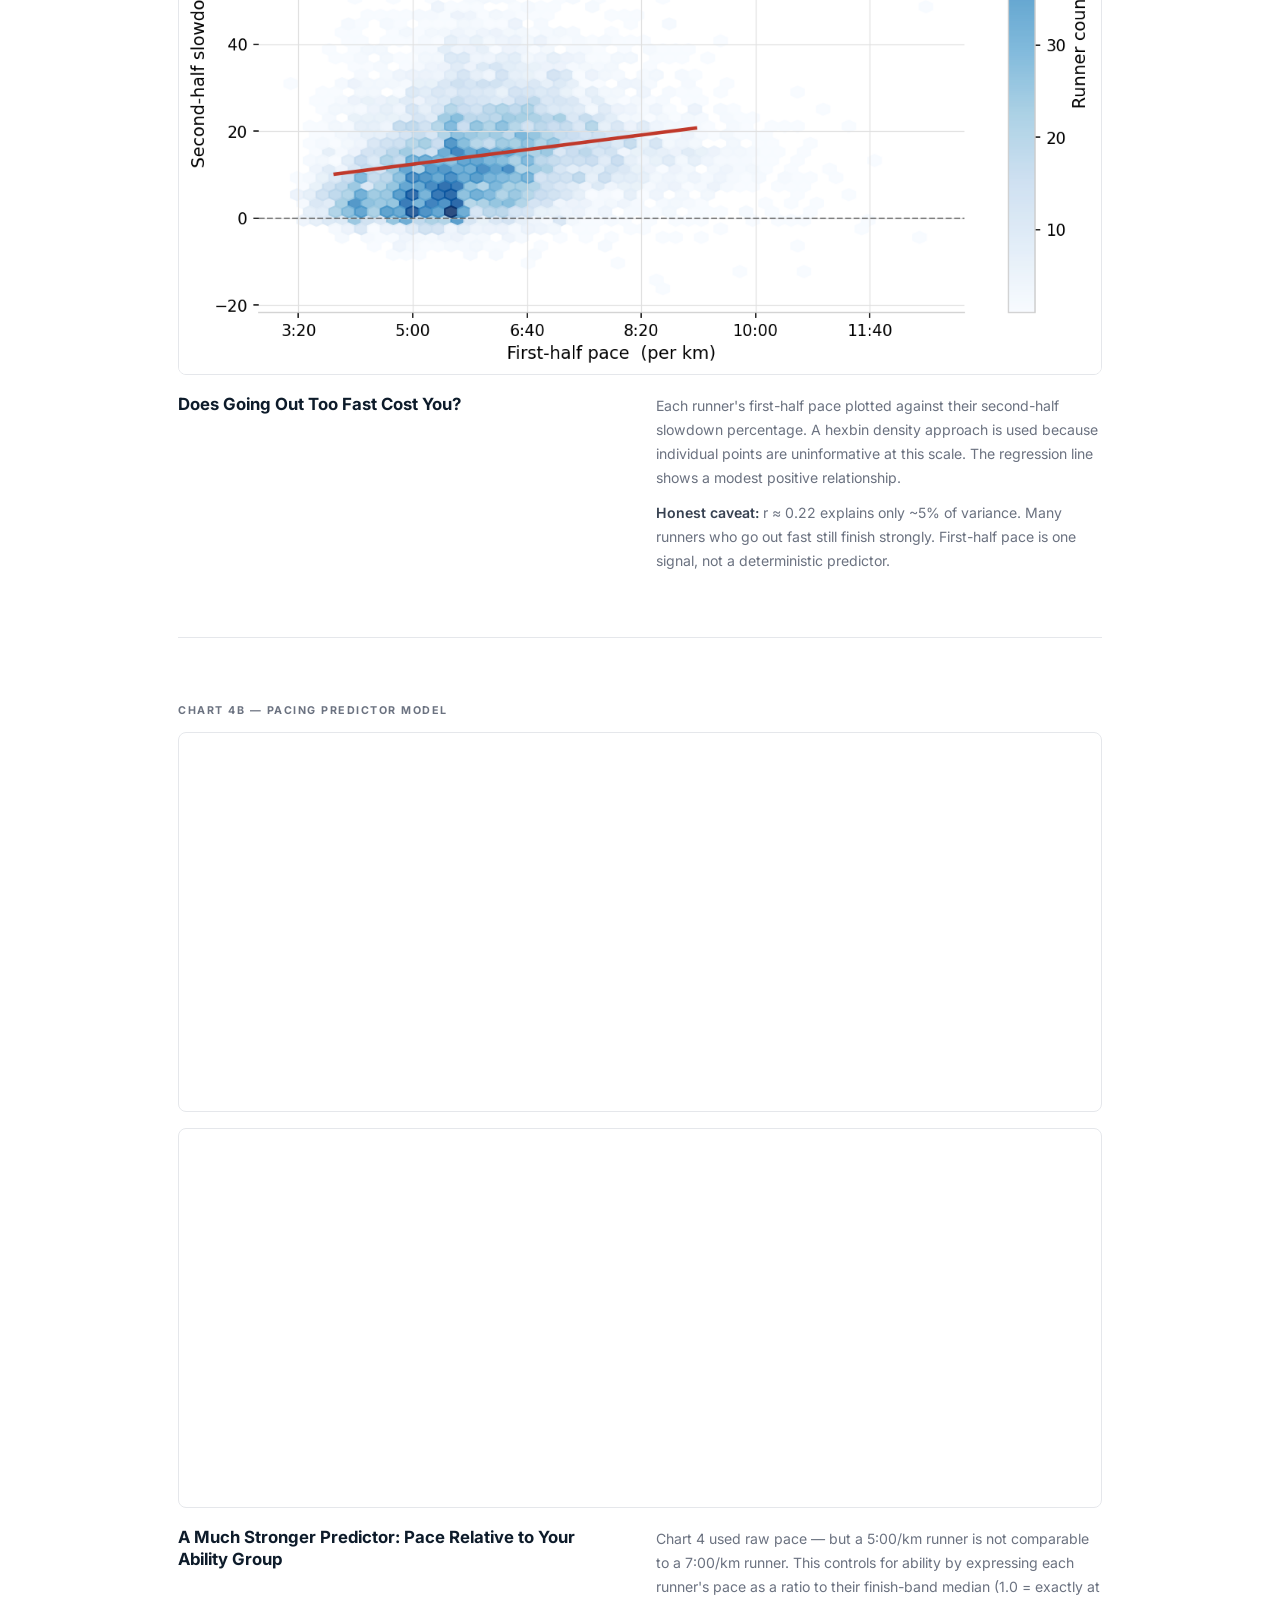
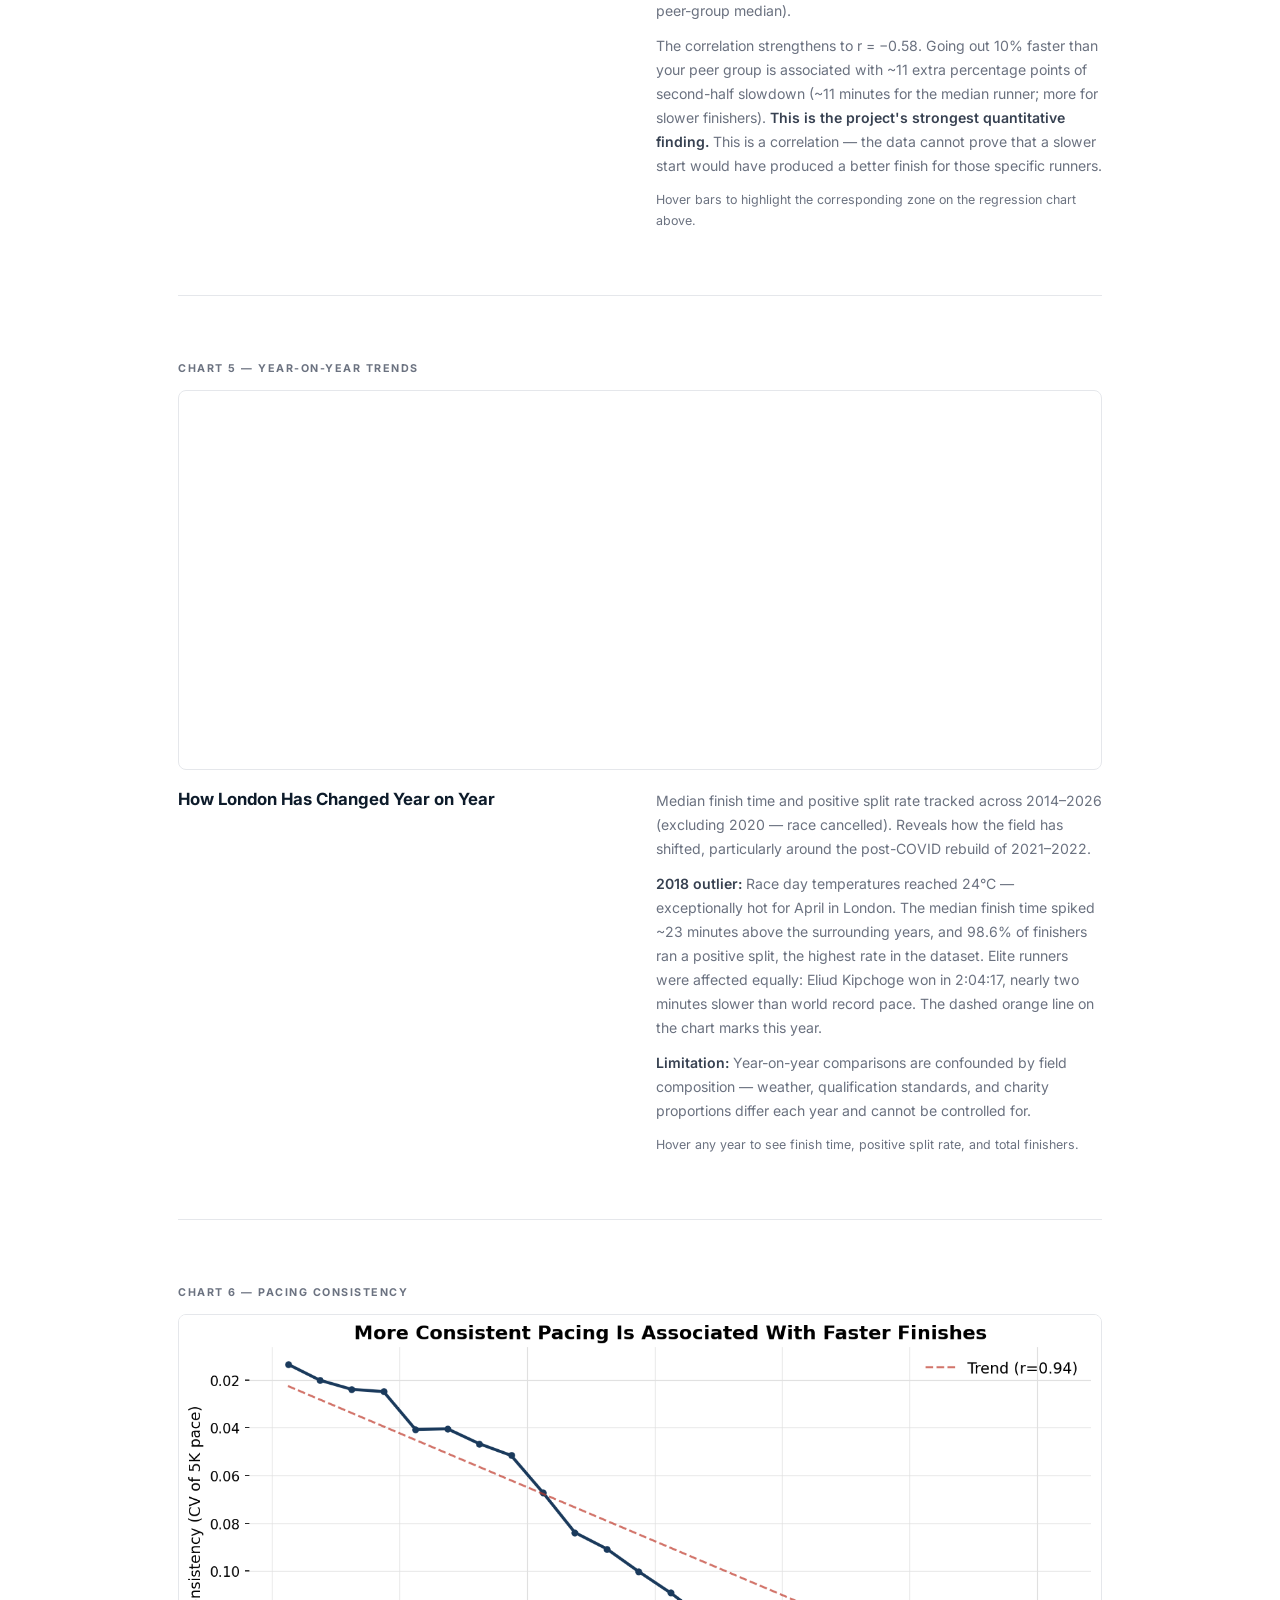
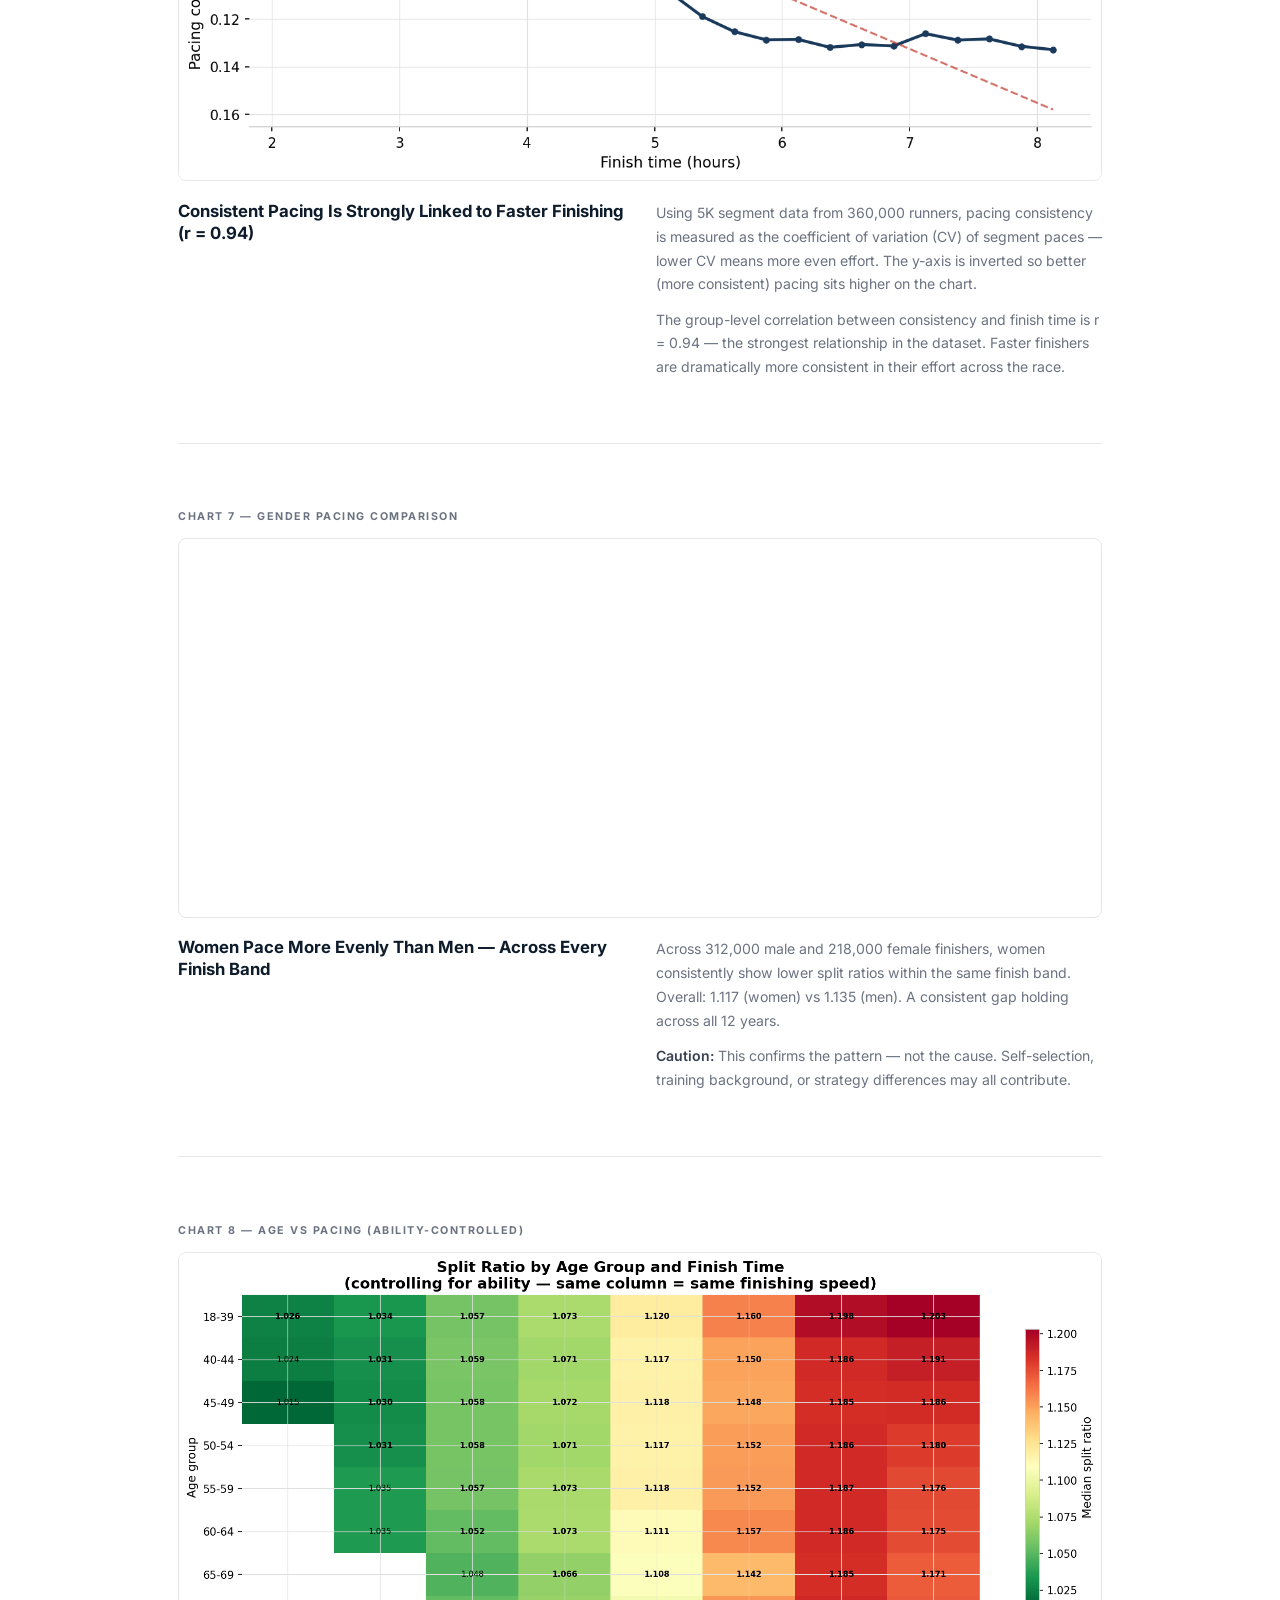
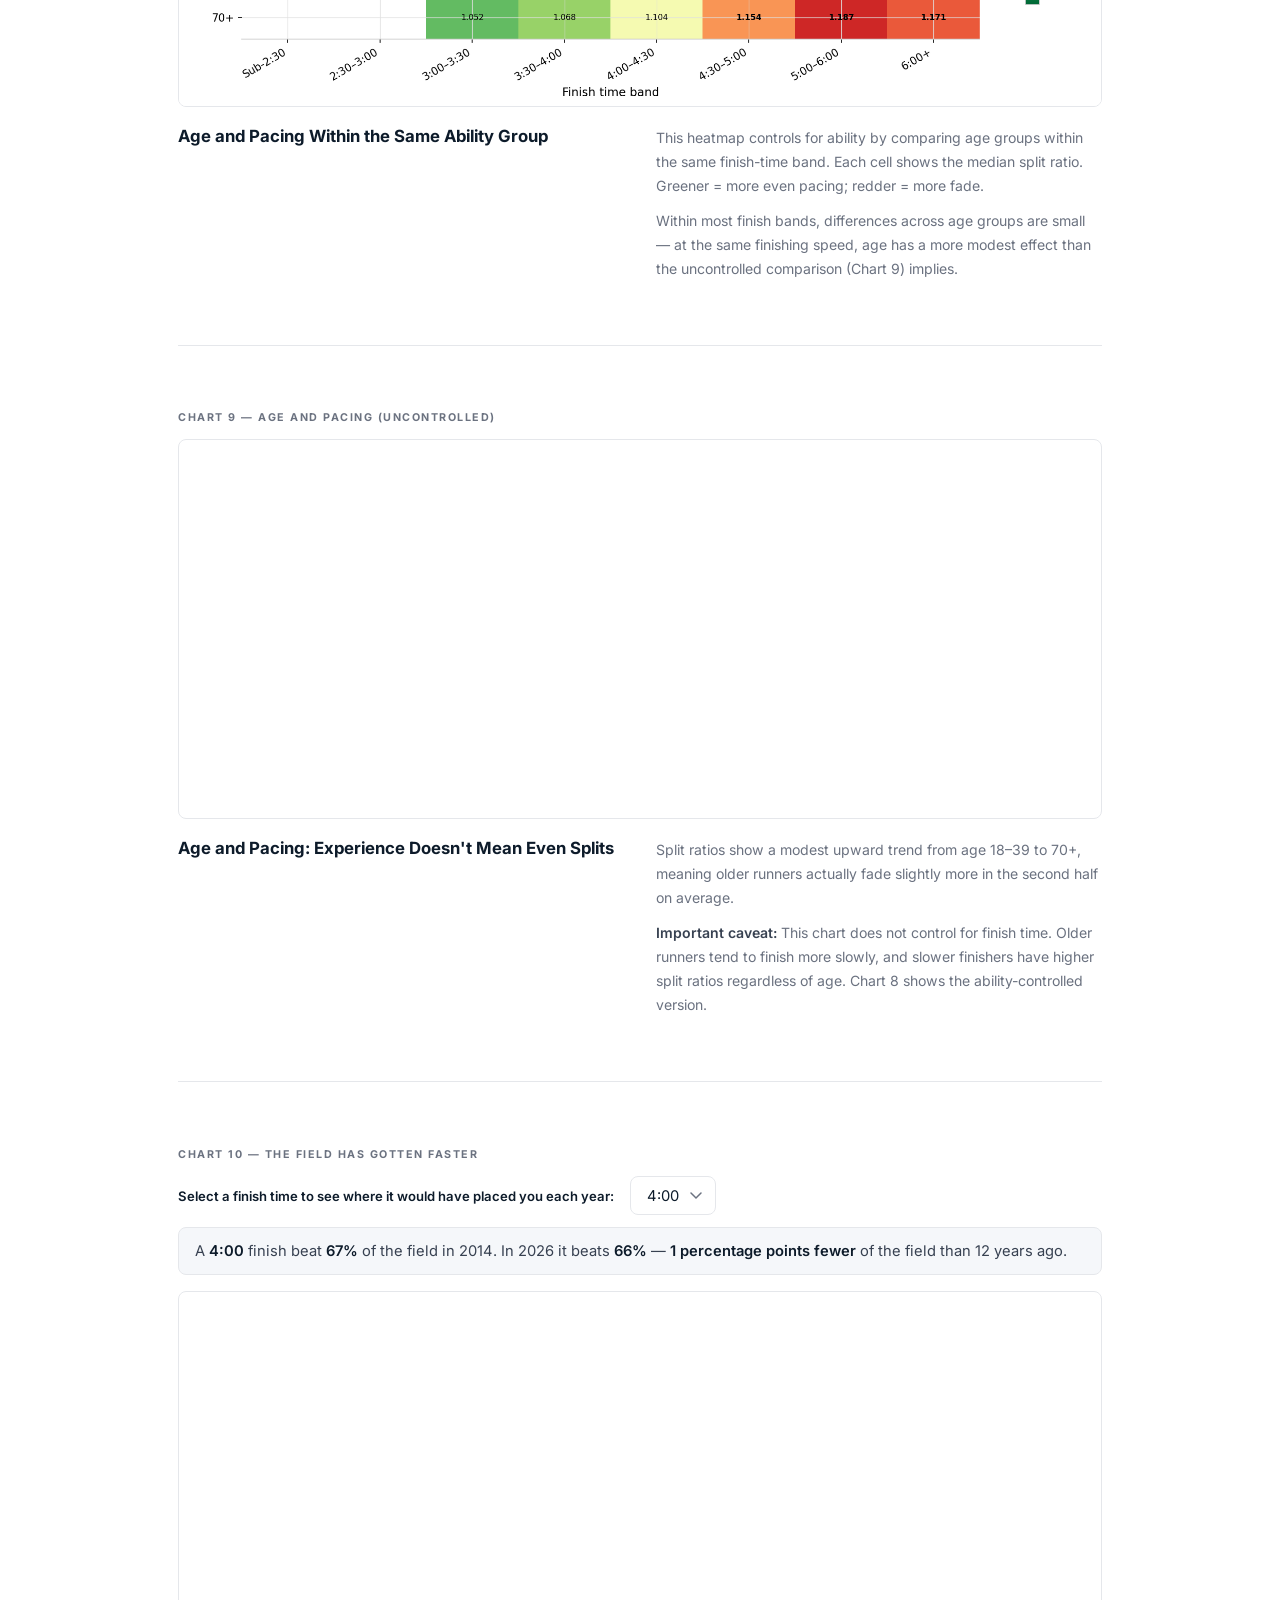
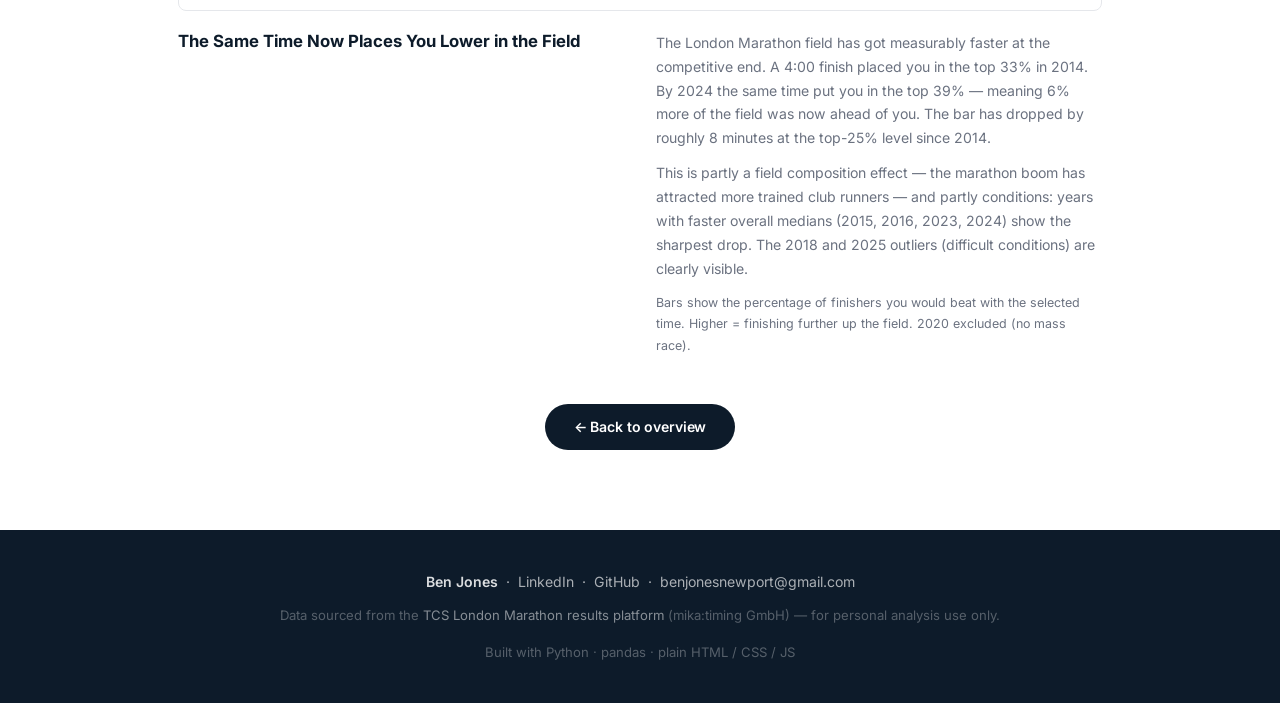
<file: findings.html>
<!DOCTYPE html>
<html lang="en">
<head>
  <meta charset="UTF-8" />
  <meta name="viewport" content="width=device-width, initial-scale=1.0" />
  <title>All Findings — London Marathon Pacing Analysis</title>
  <link rel="preconnect" href="https://fonts.googleapis.com" />
  <link rel="stylesheet" href="https://fonts.googleapis.com/css2?family=Inter:wght@400;500;600;700;800&display=swap" />
  <link rel="stylesheet" href="styles.css" />
  <script src="chart.umd.min.js"></script>
</head>
<body>

<!-- Nav -->
<nav>
  <div class="nav-inner">
    <a class="nav-logo" href="index.html">
      <span class="nav-logo-dot"></span>
      London Marathon · Pacing Analysis
    </a>
    <div class="nav-gender-toggle" id="nav-gender-toggle-f">
      <button class="nav-gender-btn active" data-gender="all">All</button>
      <button class="nav-gender-btn" data-gender="men">Men</button>
      <button class="nav-gender-btn" data-gender="women">Women</button>
    </div>
    <button class="nav-hamburger" aria-label="Open menu" aria-expanded="false">
      <span></span><span></span><span></span>
    </button>
    <ul class="nav-links">
      <li><a href="index.html">Overview</a></li>
      <li><a href="index.html#findings">Key Findings</a></li>
      <li><a href="index.html#your-band">Your Pace</a></li>
      <li><a href="index.html#methodology">Method</a></li>
      <li><a href="names.html">Names</a></li>
      <li><a href="countries.html">Countries</a></li>
      <li><a href="about.html">About</a></li>
    </ul>
  </div>
</nav>

<!-- Page header -->
<div style="background:var(--bg-subtle); border-bottom:1px solid var(--border); padding:3.5rem 1.75rem 3rem;">
  <div class="container">
    <div class="section-label">Detailed Analysis</div>
    <h2 style="font-size:2rem; margin-bottom:0.5rem;">All 10 Charts</h2>
    <p style="color:var(--text-muted); font-size:0.97rem; max-width:580px; margin:0 0 1.5rem;">
      The full set of charts from the analysis. Each one is drawn directly from cleaned race results
      with sample sizes noted. Where the data doesn't support a claim, that is stated explicitly.
    </p>
    <div class="gender-toggle" id="gender-toggle-f" style="margin-top:0;">
      <button class="gender-btn active" data-gender="all">All finishers</button>
      <button class="gender-btn" data-gender="men">Men</button>
      <button class="gender-btn" data-gender="women">Women</button>
    </div>
    <p style="font-size:0.78rem; color:var(--text-muted); margin-top:0.6rem;">
      Toggle updates Charts 1 and 2. Charts showing gender comparisons directly are unaffected.
    </p>
  </div>
</div>

<!-- All charts -->
<section id="all-charts">
  <div class="container">

    <!-- Chart 1 — interactive histogram -->
    <div class="chart-block">
      <div class="chart-label">Chart 1 — Split Ratio Distribution</div>
      <div class="canvas-wrap"><canvas id="chart-dist-f"></canvas></div>
      <div class="chart-caption">
        <div><h3>Almost No One Runs an Even Split</h3></div>
        <div class="chart-caption-text">
          <p>
            The distribution of split ratios (second-half time ÷ first-half time) is strongly
            right-skewed, peaking just above 1.0 with a long tail of runners who fade badly.
            The median is ~1.13, meaning the typical runner's second half takes 13% longer.
            Fewer than 6% of finishers achieve a negative split.
          </p>
          <p>
            <strong>What this means:</strong> Even pacing is not the norm — it is a genuine achievement.
            Starting conservatively and holding pace is rare, not routine.
          </p>
          <p style="font-size:0.78rem; color:var(--text-muted); margin-top:0.5rem;">
            Hover any bar for exact count. Blue = negative split, red = positive split. Use the toggle above to filter by gender.
          </p>
        </div>
      </div>
    </div>

    <!-- Chart 2 — interactive by-band -->
    <div class="chart-block">
      <div class="chart-label">Chart 2 — Split Ratio by Finish Band</div>
      <div class="canvas-wrap"><canvas id="chart-band-f"></canvas></div>
      <div class="chart-caption">
        <div><h3>Faster Finishers Pace More Evenly — By a Wide Margin</h3></div>
        <div class="chart-caption-text">
          <p>
            Sub-3:00 runners typically show split ratios near 1.02–1.03. Runners finishing in
            5:00–6:00 hours regularly exceed 1.18–1.20. The gap is large and consistent
            across all 12 years.
          </p>
          <p>
            <strong>Caution:</strong> This is an association, not a causal claim. Faster runners
            have greater aerobic capacity and experience. The data cannot tell us whether even
            pacing causes faster finishes or simply reflects underlying fitness.
          </p>
          <p style="font-size:0.78rem; color:var(--text-muted); margin-top:0.5rem;">
            Hover any bar to see median, IQR, and runner count. Use the toggle above to filter by gender.
          </p>
        </div>
      </div>
    </div>

    <!-- Chart 3 — static PNG: insights.json exports only worst-segment summary, not per-segment per-band arrays -->
    <div class="chart-block">
      <div class="chart-label">Chart 3 — Segment Paces</div>
      <img src="charts/segment_paces.png"
           alt="Median pace per 5K segment" />
      <div class="chart-caption">
        <div><h3>The Wall Is Real — and It Hits at 30–35km</h3></div>
        <div class="chart-caption-text">
          <p>
            Median pace for each 5km segment is relatively stable through 25km, then drops
            noticeably from 30km onward. The sharpest single-segment slowdown occurs in the
            30–35km block — consistent with glycogen depletion around the 30km mark.
          </p>
          <p>
            <strong>Note:</strong> This chart uses the subset of runners with full 5K split
            data collected from individual result pages.
          </p>
        </div>
      </div>
    </div>

    <!-- Chart 4 — static PNG: insights.json has slope+r but no y-intercept or axis range for raw scatter -->
    <div class="chart-block">
      <div class="chart-label">Chart 4 — First-Half Pace vs Second-Half Slowdown</div>
      <img src="charts/first_half_vs_slowdown.png"
           alt="First-half pace versus second-half slowdown" />
      <div class="chart-caption">
        <div><h3>Does Going Out Too Fast Cost You?</h3></div>
        <div class="chart-caption-text">
          <p>
            Each runner's first-half pace plotted against their second-half slowdown percentage.
            A hexbin density approach is used because individual points are uninformative at
            this scale. The regression line shows a modest positive relationship.
          </p>
          <p>
            <strong>Honest caveat:</strong> r ≈ 0.22 explains only ~5% of variance. Many
            runners who go out fast still finish strongly. First-half pace is one signal,
            not a deterministic predictor.
          </p>
        </div>
      </div>
    </div>

    <!-- Chart 4b — interactive predictor (regression scatter + bar chart, linked) -->
    <div class="chart-block">
      <div class="chart-label">Chart 4b — Pacing Predictor Model</div>
      <div class="canvas-wrap" style="margin-bottom:1rem;">
        <canvas id="chart-predictor-scatter-f"></canvas>
      </div>
      <div class="canvas-wrap">
        <canvas id="chart-predictor-bars-f"></canvas>
      </div>
      <div class="chart-caption">
        <div><h3>A Much Stronger Predictor: Pace Relative to Your Ability Group</h3></div>
        <div class="chart-caption-text">
          <p>
            Chart 4 used raw pace — but a 5:00/km runner is not comparable to a 7:00/km runner.
            This controls for ability by expressing each runner's pace as a ratio to their
            finish-band median (1.0 = exactly at peer-group median).
          </p>
          <p>
            The correlation strengthens to r = −0.58. Going out 10% faster than your peer group
            is associated with ~11 extra percentage points of second-half slowdown (~11 minutes for the median runner; more for slower finishers).
            <strong>This is the project's strongest quantitative finding.</strong>
            This is a correlation — the data cannot prove that a slower start would have
            produced a better finish for those specific runners.
          </p>
          <p style="font-size:0.78rem; color:var(--text-muted); margin-top:0.5rem;">
            Hover bars to highlight the corresponding zone on the regression chart above.
          </p>
        </div>
      </div>
    </div>

    <!-- Chart 5 — interactive -->
    <div class="chart-block">
      <div class="chart-label">Chart 5 — Year-on-Year Trends</div>
      <div class="canvas-wrap"><canvas id="chart-trends"></canvas></div>
      <div class="chart-caption">
        <div><h3>How London Has Changed Year on Year</h3></div>
        <div class="chart-caption-text">
          <p>
            Median finish time and positive split rate tracked across 2014–2026
            (excluding 2020 — race cancelled). Reveals how the field has shifted, particularly
            around the post-COVID rebuild of 2021–2022.
          </p>
          <p>
            <strong>2018 outlier:</strong> Race day temperatures reached 24°C — exceptionally hot
            for April in London. The median finish time spiked ~23 minutes above the surrounding
            years, and 98.6% of finishers ran a positive split, the highest rate in the dataset.
            Elite runners were affected equally: Eliud Kipchoge won in 2:04:17, nearly two minutes
            slower than world record pace. The dashed orange line on the chart marks this year.
          </p>
          <p>
            <strong>Limitation:</strong> Year-on-year comparisons are confounded by field
            composition — weather, qualification standards, and charity proportions differ
            each year and cannot be controlled for.
          </p>
          <p style="font-size:0.78rem; color:var(--text-muted); margin-top:0.5rem;">
            Hover any year to see finish time, positive split rate, and total finishers.
          </p>
        </div>
      </div>
    </div>

    <!-- Chart 6 — static PNG: insights.json exports only the scalar r=0.94, not per-band CV arrays -->
    <div class="chart-block">
      <div class="chart-label">Chart 6 — Pacing Consistency</div>
      <img src="charts/pacing_consistency.png"
           alt="Pacing consistency vs finish time" />
      <div class="chart-caption">
        <div><h3>Consistent Pacing Is Strongly Linked to Faster Finishing (r = 0.94)</h3></div>
        <div class="chart-caption-text">
          <p>
            Using 5K segment data from 360,000 runners, pacing consistency is measured as the
            coefficient of variation (CV) of segment paces — lower CV means more even effort.
            The y-axis is inverted so better (more consistent) pacing sits higher on the chart.
          </p>
          <p>
            The group-level correlation between consistency and finish time is r = 0.94 —
            the strongest relationship in the dataset. Faster finishers are dramatically
            more consistent in their effort across the race.
          </p>
        </div>
      </div>
    </div>

    <!-- Chart 7 — interactive -->
    <div class="chart-block">
      <div class="chart-label">Chart 7 — Gender Pacing Comparison</div>
      <div class="canvas-wrap"><canvas id="chart-gender"></canvas></div>
      <div class="chart-caption">
        <div><h3>Women Pace More Evenly Than Men — Across Every Finish Band</h3></div>
        <div class="chart-caption-text">
          <p>
            Across 312,000 male and 218,000 female finishers, women consistently show lower
            split ratios within the same finish band. Overall: 1.117 (women) vs 1.135 (men).
            A consistent gap holding across all 12 years.
          </p>
          <p>
            <strong>Caution:</strong> This confirms the pattern — not the cause. Self-selection,
            training background, or strategy differences may all contribute.
          </p>
        </div>
      </div>
    </div>

    <!-- Chart 8 — static PNG: insights.json exports no 2D age×band matrix (only produced:true flag) -->
    <div class="chart-block">
      <div class="chart-label">Chart 8 — Age vs Pacing (Ability-Controlled)</div>
      <img src="charts/age_by_band_heatmap.png"
           alt="Heatmap of split ratio by age group and finish time band" />
      <div class="chart-caption">
        <div><h3>Age and Pacing Within the Same Ability Group</h3></div>
        <div class="chart-caption-text">
          <p>
            This heatmap controls for ability by comparing age groups within the same finish-time
            band. Each cell shows the median split ratio. Greener = more even pacing;
            redder = more fade.
          </p>
          <p>
            Within most finish bands, differences across age groups are small — at the same
            finishing speed, age has a more modest effect than the uncontrolled comparison
            (Chart 9) implies.
          </p>
        </div>
      </div>
    </div>

    <!-- Chart 9 — interactive -->
    <div class="chart-block">
      <div class="chart-label">Chart 9 — Age and Pacing (Uncontrolled)</div>
      <div class="canvas-wrap"><canvas id="chart-age"></canvas></div>
      <div class="chart-caption">
        <div><h3>Age and Pacing: Experience Doesn't Mean Even Splits</h3></div>
        <div class="chart-caption-text">
          <p>
            Split ratios show a modest upward trend from age 18–39 to 70+, meaning older runners
            actually fade slightly more in the second half on average.
          </p>
          <p>
            <strong>Important caveat:</strong> This chart does not control for finish time.
            Older runners tend to finish more slowly, and slower finishers have higher split
            ratios regardless of age. Chart 8 shows the ability-controlled version.
          </p>
        </div>
      </div>
    </div>

    <!-- Chart 10 — interactive: field position tracker -->
    <div class="chart-block" style="border-bottom:none; margin-bottom:0; padding-bottom:0;">
      <div class="chart-label">Chart 10 — The Field Has Gotten Faster</div>

      <div class="field-tracker-controls">
        <label class="calc-label" for="ft-time-select">
          Select a finish time to see where it would have placed you each year:
        </label>
        <select id="ft-time-select" class="calc-select" style="max-width:160px;">
          <option value="2:45">2:45</option>
          <option value="3:00">3:00</option>
          <option value="3:15">3:15</option>
          <option value="3:30">3:30</option>
          <option value="3:45">3:45</option>
          <option value="4:00" selected>4:00</option>
          <option value="4:15">4:15</option>
          <option value="4:30">4:30</option>
          <option value="4:45">4:45</option>
          <option value="5:00">5:00</option>
          <option value="5:30">5:30</option>
          <option value="6:00">6:00</option>
        </select>
      </div>

      <div id="ft-summary" class="field-tracker-summary"></div>

      <div class="canvas-wrap" style="height:320px; margin-top:1rem;">
        <canvas id="chart-field-tracker"></canvas>
      </div>

      <div class="chart-caption" style="margin-top:1.2rem;">
        <div><h3>The Same Time Now Places You Lower in the Field</h3></div>
        <div class="chart-caption-text">
          <p>
            The London Marathon field has got measurably faster at the competitive end. A 4:00
            finish placed you in the top 33% in 2014. By 2024 the same time put you in the top
            39% — meaning 6% more of the field was now ahead of you. The bar has dropped by
            roughly 8 minutes at the top-25% level since 2014.
          </p>
          <p>
            This is partly a field composition effect — the marathon boom has attracted more
            trained club runners — and partly conditions: years with faster overall medians
            (2015, 2016, 2023, 2024) show the sharpest drop. The 2018 and 2025 outliers
            (difficult conditions) are clearly visible.
          </p>
          <p style="font-size:0.78rem; color:var(--text-muted); margin-top:0.5rem;">
            Bars show the percentage of finishers you would beat with the selected time.
            Higher = finishing further up the field. 2020 excluded (no mass race).
          </p>
        </div>
      </div>
    </div>

    <div style="text-align:center; margin-top:3rem;">
      <a href="index.html" class="cta-link">&larr; Back to overview</a>
    </div>

  </div>
</section>

<!-- Footer -->
<footer>
  <div class="container">
    <p class="footer-contact">
      <strong>Ben Jones</strong>
      &nbsp;·&nbsp;
      <a href="https://www.linkedin.com/in/ben-jones-98b57a19a/" target="_blank" rel="noopener">LinkedIn</a>
      &nbsp;·&nbsp;
      <a href="https://github.com/benjones1996" target="_blank" rel="noopener">GitHub</a>
      &nbsp;·&nbsp;
      <a href="mailto:benjonesnewport@gmail.com">benjonesnewport@gmail.com</a>
    </p>
    <p>
      Data sourced from the
      <a href="https://results.tcslondonmarathon.com" target="_blank" rel="noopener">TCS London Marathon results platform</a>
      (mika:timing GmbH) — for personal analysis use only.
    </p>
    <p>Built with Python · pandas · plain HTML / CSS / JS</p>
  </div>
</footer>

<script type="application/json" id="insights-data">
{"split_distribution": {"pct_positive_split": 94.6, "pct_negative_split": 5.4, "median_split_ratio": 1.124, "n": 527713, "histogram": [{"ratio": 0.85, "count": 26}, {"ratio": 0.86, "count": 47}, {"ratio": 0.87, "count": 52}, {"ratio": 0.88, "count": 63}, {"ratio": 0.89, "count": 106}, {"ratio": 0.9, "count": 131}, {"ratio": 0.91, "count": 211}, {"ratio": 0.92, "count": 343}, {"ratio": 0.93, "count": 490}, {"ratio": 0.94, "count": 862}, {"ratio": 0.95, "count": 1459}, {"ratio": 0.96, "count": 2460}, {"ratio": 0.97, "count": 4193}, {"ratio": 0.98, "count": 6833}, {"ratio": 0.99, "count": 11065}, {"ratio": 1.0, "count": 15083}, {"ratio": 1.01, "count": 17394}, {"ratio": 1.02, "count": 18666}, {"ratio": 1.03, "count": 19328}, {"ratio": 1.04, "count": 19818}, {"ratio": 1.05, "count": 19997}, {"ratio": 1.06, "count": 20227}, {"ratio": 1.07, "count": 20198}, {"ratio": 1.08, "count": 19664}, {"ratio": 1.09, "count": 19662}, {"ratio": 1.1, "count": 19297}, {"ratio": 1.11, "count": 18757}, {"ratio": 1.12, "count": 18207}, {"ratio": 1.13, "count": 17695}, {"ratio": 1.14, "count": 17286}, {"ratio": 1.15, "count": 16500}, {"ratio": 1.16, "count": 15833}, {"ratio": 1.17, "count": 15065}, {"ratio": 1.18, "count": 14247}, {"ratio": 1.19, "count": 13585}, {"ratio": 1.2, "count": 12709}, {"ratio": 1.21, "count": 11783}, {"ratio": 1.22, "count": 11171}, {"ratio": 1.23, "count": 9973}, {"ratio": 1.24, "count": 9342}, {"ratio": 1.25, "count": 8636}, {"ratio": 1.26, "count": 7981}, {"ratio": 1.27, "count": 7209}, {"ratio": 1.28, "count": 6448}, {"ratio": 1.29, "count": 5923}, {"ratio": 1.3, "count": 5248}, {"ratio": 1.31, "count": 4593}, {"ratio": 1.32, "count": 4197}, {"ratio": 1.33, "count": 3896}, {"ratio": 1.34, "count": 3475}, {"ratio": 1.35, "count": 3140}, {"ratio": 1.36, "count": 2799}, {"ratio": 1.37, "count": 2525}, {"ratio": 1.38, "count": 2200}, {"ratio": 1.39, "count": 1945}, {"ratio": 1.4, "count": 1839}, {"ratio": 1.41, "count": 1602}, {"ratio": 1.42, "count": 1498}, {"ratio": 1.43, "count": 1240}, {"ratio": 1.44, "count": 1066}, {"ratio": 1.45, "count": 1035}, {"ratio": 1.46, "count": 908}, {"ratio": 1.47, "count": 860}, {"ratio": 1.48, "count": 693}, {"ratio": 1.49, "count": 642}, {"ratio": 1.5, "count": 572}, {"ratio": 1.51, "count": 533}, {"ratio": 1.52, "count": 475}, {"ratio": 1.53, "count": 371}, {"ratio": 1.54, "count": 371}, {"ratio": 1.55, "count": 330}, {"ratio": 1.56, "count": 306}, {"ratio": 1.57, "count": 276}, {"ratio": 1.58, "count": 259}, {"ratio": 1.59, "count": 211}, {"ratio": 1.6, "count": 208}, {"ratio": 1.61, "count": 156}, {"ratio": 1.62, "count": 177}, {"ratio": 1.63, "count": 161}, {"ratio": 1.64, "count": 143}, {"ratio": 1.65, "count": 130}, {"ratio": 1.66, "count": 127}, {"ratio": 1.67, "count": 99}, {"ratio": 1.68, "count": 115}, {"ratio": 1.69, "count": 91}, {"ratio": 1.7, "count": 76}, {"ratio": 1.71, "count": 76}, {"ratio": 1.72, "count": 76}, {"ratio": 1.73, "count": 57}, {"ratio": 1.74, "count": 41}, {"ratio": 1.75, "count": 55}, {"ratio": 1.76, "count": 58}, {"ratio": 1.77, "count": 53}, {"ratio": 1.78, "count": 42}, {"ratio": 1.79, "count": 42}, {"ratio": 1.8, "count": 46}]}, "split_by_band": {"split_ratio_fastest_band": 1.0255, "split_ratio_slowest_band": 1.1919, "by_band": [{"band": "Sub-2:30", "median": 1.0255, "q25": 1.0085, "q75": 1.0473, "count": 1177}, {"band": "2:30–3:00", "median": 1.0322, "q25": 1.009, "q75": 1.0662, "count": 26349}, {"band": "3:00–3:30", "median": 1.0576, "q25": 1.0209, "q75": 1.1085, "count": 56689}, {"band": "3:30–4:00", "median": 1.0722, "q25": 1.0296, "q75": 1.1322, "count": 96422}, {"band": "4:00–4:30", "median": 1.1184, "q25": 1.0628, "q75": 1.1901, "count": 95325}, {"band": "4:30–5:00", "median": 1.1548, "q25": 1.0891, "q75": 1.2369, "count": 92287}, {"band": "5:00–6:00", "median": 1.1918, "q25": 1.1279, "q75": 1.2691, "count": 110728}, {"band": "6:00+", "median": 1.1919, "q25": 1.1278, "q75": 1.2747, "count": 49229}]}, "segment_paces": {"worst_slowdown_segment": "30–35K", "worst_slowdown_sec_per_km": 26.2}, "pace_vs_slowdown": {"regression_slope": 0.0336, "regression_r": 0.217, "interpretation": "For each 10 sec/km slower first-half pace, the typical runner's second-half slowdown increases by 0.34 percentage points."}, "yearly_trends": {"years_covered": [2014, 2015, 2016, 2017, 2018, 2019, 2021, 2022, 2023, 2024, 2025, 2026], "total_finishers_analysed": 529776, "median_finish_sec": 16000, "by_year": [{"year": 2014, "median_finish_sec": 15942, "pct_positive": 95.7, "finishers": 35880}, {"year": 2015, "median_finish_sec": 15542, "pct_positive": 92.0, "finishers": 37597}, {"year": 2016, "median_finish_sec": 15641, "pct_positive": 92.4, "finishers": 38939}, {"year": 2017, "median_finish_sec": 15995, "pct_positive": 95.2, "finishers": 39282}, {"year": 2018, "median_finish_sec": 17262, "pct_positive": 98.6, "finishers": 40096}, {"year": 2019, "median_finish_sec": 15881, "pct_positive": 95.0, "finishers": 42561}, {"year": 2021, "median_finish_sec": 15855, "pct_positive": 95.5, "finishers": 35889}, {"year": 2022, "median_finish_sec": 16220, "pct_positive": 95.2, "finishers": 40618}, {"year": 2023, "median_finish_sec": 15626, "pct_positive": 92.0, "finishers": 48707}, {"year": 2024, "median_finish_sec": 15556, "pct_positive": 91.5, "finishers": 53837}, {"year": 2025, "median_finish_sec": 16444, "pct_positive": 96.1, "finishers": 56660}, {"year": 2026, "median_finish_sec": 16124, "pct_positive": 93.4, "finishers": 59710}]}, "pacing_consistency": {"pacing_cv_r": 0.941}, "pacing_predictor": {"regression_r": -0.577, "regression_slope": -107.3318, "predicted_slowdown_even": 14.43, "extra_slowdown_per_10pct_fast": -10.73, "interpretation": "Running 10% faster than your ability-group median in the first half is associated with 10.7 extra percentage points of second-half slowdown (r=-0.58)."}, "age_by_band": {"age_band_heatmap_produced": true}, "gender_pacing": {"median_split_ratio_men": 1.1329, "median_split_ratio_women": 1.1151, "n_men": 311270, "n_women": 216936, "by_band": [{"band": "Sub-2:30", "men": 1.0255, "n_men": 1177, "women": null, "n_women": 0}, {"band": "2:30–3:00", "men": 1.0326, "n_men": 24741, "women": 1.0278, "n_women": 1608}, {"band": "3:00–3:30", "men": 1.0643, "n_men": 43775, "women": 1.0403, "n_women": 12914}, {"band": "3:30–4:00", "men": 1.0829, "n_men": 64590, "women": 1.0556, "n_women": 31832}, {"band": "4:00–4:30", "men": 1.144, "n_men": 58676, "women": 1.0876, "n_women": 36649}, {"band": "4:30–5:00", "men": 1.2003, "n_men": 50407, "women": 1.1155, "n_women": 41880}, {"band": "5:00–6:00", "men": 1.2389, "n_men": 50651, "women": 1.1605, "n_women": 60077}, {"band": "6:00+", "men": 1.2362, "n_men": 17253, "women": 1.1725, "n_women": 31976}]}, "age_pacing": {"median_split_ratio_18_39": 1.1271, "median_split_ratio_70plus": 1.1541, "by_age": [{"age": "18-39", "median": 1.1271, "q25": 1.0563, "q75": 1.2154, "count": 264453}, {"age": "40-44", "median": 1.1149, "q25": 1.0508, "q75": 1.1979, "count": 85027}, {"age": "45-49", "median": 1.1174, "q25": 1.054, "q75": 1.1985, "count": 71298}, {"age": "50-54", "median": 1.1226, "q25": 1.0587, "q75": 1.203, "count": 53368}, {"age": "55-59", "median": 1.1317, "q25": 1.0668, "q75": 1.2092, "count": 29016}, {"age": "60-64", "median": 1.1335, "q25": 1.0702, "q75": 1.2128, "count": 15237}, {"age": "65-69", "median": 1.1346, "q25": 1.0716, "q75": 1.215, "count": 6231}, {"age": "70+", "median": 1.1541, "q25": 1.0882, "q75": 1.2313, "count": 3400}]}, "gender_breakdown": {"men": {"n": 312019, "pct_positive_split": 94.2, "median_finish_sec": 15078, "median_split_ratio": 1.1328, "histogram": [{"ratio": 0.85, "count": 14}, {"ratio": 0.86, "count": 29}, {"ratio": 0.87, "count": 33}, {"ratio": 0.88, "count": 37}, {"ratio": 0.89, "count": 64}, {"ratio": 0.9, "count": 72}, {"ratio": 0.91, "count": 132}, {"ratio": 0.92, "count": 194}, {"ratio": 0.93, "count": 310}, {"ratio": 0.94, "count": 515}, {"ratio": 0.95, "count": 827}, {"ratio": 0.96, "count": 1440}, {"ratio": 0.97, "count": 2516}, {"ratio": 0.98, "count": 4207}, {"ratio": 0.99, "count": 6822}, {"ratio": 1.0, "count": 9354}, {"ratio": 1.01, "count": 10495}, {"ratio": 1.02, "count": 11032}, {"ratio": 1.03, "count": 11236}, {"ratio": 1.04, "count": 11375}, {"ratio": 1.05, "count": 11061}, {"ratio": 1.06, "count": 11016}, {"ratio": 1.07, "count": 10791}, {"ratio": 1.08, "count": 10261}, {"ratio": 1.09, "count": 10185}, {"ratio": 1.1, "count": 9889}, {"ratio": 1.11, "count": 9658}, {"ratio": 1.12, "count": 9230}, {"ratio": 1.13, "count": 9045}, {"ratio": 1.14, "count": 8873}, {"ratio": 1.15, "count": 8558}, {"ratio": 1.16, "count": 8440}, {"ratio": 1.17, "count": 8162}, {"ratio": 1.18, "count": 7899}, {"ratio": 1.19, "count": 7695}, {"ratio": 1.2, "count": 7433}, {"ratio": 1.21, "count": 7139}, {"ratio": 1.22, "count": 6846}, {"ratio": 1.23, "count": 6321}, {"ratio": 1.24, "count": 6107}, {"ratio": 1.25, "count": 5738}, {"ratio": 1.26, "count": 5458}, {"ratio": 1.27, "count": 4977}, {"ratio": 1.28, "count": 4528}, {"ratio": 1.29, "count": 4322}, {"ratio": 1.3, "count": 3837}, {"ratio": 1.31, "count": 3431}, {"ratio": 1.32, "count": 3183}, {"ratio": 1.33, "count": 2980}, {"ratio": 1.34, "count": 2648}, {"ratio": 1.35, "count": 2413}, {"ratio": 1.36, "count": 2192}, {"ratio": 1.37, "count": 1990}, {"ratio": 1.38, "count": 1716}, {"ratio": 1.39, "count": 1540}, {"ratio": 1.4, "count": 1488}, {"ratio": 1.41, "count": 1310}, {"ratio": 1.42, "count": 1193}, {"ratio": 1.43, "count": 1028}, {"ratio": 1.44, "count": 909}, {"ratio": 1.45, "count": 898}, {"ratio": 1.46, "count": 763}, {"ratio": 1.47, "count": 714}, {"ratio": 1.48, "count": 579}, {"ratio": 1.49, "count": 539}, {"ratio": 1.5, "count": 479}, {"ratio": 1.51, "count": 449}, {"ratio": 1.52, "count": 383}, {"ratio": 1.53, "count": 312}, {"ratio": 1.54, "count": 311}, {"ratio": 1.55, "count": 276}, {"ratio": 1.56, "count": 269}, {"ratio": 1.57, "count": 231}, {"ratio": 1.58, "count": 219}, {"ratio": 1.59, "count": 169}, {"ratio": 1.6, "count": 174}, {"ratio": 1.61, "count": 126}, {"ratio": 1.62, "count": 150}, {"ratio": 1.63, "count": 138}, {"ratio": 1.64, "count": 121}, {"ratio": 1.65, "count": 108}, {"ratio": 1.66, "count": 105}, {"ratio": 1.67, "count": 86}, {"ratio": 1.68, "count": 96}, {"ratio": 1.69, "count": 78}, {"ratio": 1.7, "count": 57}, {"ratio": 1.71, "count": 69}, {"ratio": 1.72, "count": 69}, {"ratio": 1.73, "count": 47}, {"ratio": 1.74, "count": 29}, {"ratio": 1.75, "count": 43}, {"ratio": 1.76, "count": 48}, {"ratio": 1.77, "count": 44}, {"ratio": 1.78, "count": 38}, {"ratio": 1.79, "count": 35}, {"ratio": 1.8, "count": 39}], "by_band": [{"band": "Sub-2:30", "median": 1.0255, "q25": 1.0085, "q75": 1.0473, "count": 1177}, {"band": "2:30–3:00", "median": 1.0326, "q25": 1.0093, "q75": 1.067, "count": 24741}, {"band": "3:00–3:30", "median": 1.0643, "q25": 1.0244, "q75": 1.1192, "count": 43775}, {"band": "3:30–4:00", "median": 1.0829, "q25": 1.0352, "q75": 1.1521, "count": 64590}, {"band": "4:00–4:30", "median": 1.144, "q25": 1.0801, "q75": 1.2205, "count": 58676}, {"band": "4:30–5:00", "median": 1.2003, "q25": 1.1237, "q75": 1.2843, "count": 50407}, {"band": "5:00–6:00", "median": 1.2389, "q25": 1.1678, "q75": 1.3226, "count": 50651}, {"band": "6:00+", "median": 1.2362, "q25": 1.1604, "q75": 1.3335, "count": 17253}]}, "women": {"n": 217757, "pct_positive_split": 94.4, "median_finish_sec": 17326, "median_split_ratio": 1.1151, "histogram": [{"ratio": 0.85, "count": 12}, {"ratio": 0.86, "count": 18}, {"ratio": 0.87, "count": 19}, {"ratio": 0.88, "count": 26}, {"ratio": 0.89, "count": 42}, {"ratio": 0.9, "count": 59}, {"ratio": 0.91, "count": 79}, {"ratio": 0.92, "count": 149}, {"ratio": 0.93, "count": 180}, {"ratio": 0.94, "count": 347}, {"ratio": 0.95, "count": 632}, {"ratio": 0.96, "count": 1020}, {"ratio": 0.97, "count": 1677}, {"ratio": 0.98, "count": 2626}, {"ratio": 0.99, "count": 4243}, {"ratio": 1.0, "count": 5729}, {"ratio": 1.01, "count": 6899}, {"ratio": 1.02, "count": 7634}, {"ratio": 1.03, "count": 8092}, {"ratio": 1.04, "count": 8443}, {"ratio": 1.05, "count": 8936}, {"ratio": 1.06, "count": 9211}, {"ratio": 1.07, "count": 9407}, {"ratio": 1.08, "count": 9403}, {"ratio": 1.09, "count": 9477}, {"ratio": 1.1, "count": 9408}, {"ratio": 1.11, "count": 9099}, {"ratio": 1.12, "count": 8977}, {"ratio": 1.13, "count": 8650}, {"ratio": 1.14, "count": 8413}, {"ratio": 1.15, "count": 7942}, {"ratio": 1.16, "count": 7393}, {"ratio": 1.17, "count": 6903}, {"ratio": 1.18, "count": 6348}, {"ratio": 1.19, "count": 5890}, {"ratio": 1.2, "count": 5276}, {"ratio": 1.21, "count": 4644}, {"ratio": 1.22, "count": 4325}, {"ratio": 1.23, "count": 3652}, {"ratio": 1.24, "count": 3235}, {"ratio": 1.25, "count": 2898}, {"ratio": 1.26, "count": 2523}, {"ratio": 1.27, "count": 2232}, {"ratio": 1.28, "count": 1920}, {"ratio": 1.29, "count": 1601}, {"ratio": 1.3, "count": 1411}, {"ratio": 1.31, "count": 1162}, {"ratio": 1.32, "count": 1014}, {"ratio": 1.33, "count": 916}, {"ratio": 1.34, "count": 827}, {"ratio": 1.35, "count": 727}, {"ratio": 1.36, "count": 607}, {"ratio": 1.37, "count": 535}, {"ratio": 1.38, "count": 484}, {"ratio": 1.39, "count": 405}, {"ratio": 1.4, "count": 351}, {"ratio": 1.41, "count": 292}, {"ratio": 1.42, "count": 305}, {"ratio": 1.43, "count": 212}, {"ratio": 1.44, "count": 157}, {"ratio": 1.45, "count": 137}, {"ratio": 1.46, "count": 145}, {"ratio": 1.47, "count": 146}, {"ratio": 1.48, "count": 114}, {"ratio": 1.49, "count": 103}, {"ratio": 1.5, "count": 93}, {"ratio": 1.51, "count": 84}, {"ratio": 1.52, "count": 92}, {"ratio": 1.53, "count": 59}, {"ratio": 1.54, "count": 60}, {"ratio": 1.55, "count": 54}, {"ratio": 1.56, "count": 37}, {"ratio": 1.57, "count": 45}, {"ratio": 1.58, "count": 40}, {"ratio": 1.59, "count": 42}, {"ratio": 1.6, "count": 34}, {"ratio": 1.61, "count": 30}, {"ratio": 1.62, "count": 27}, {"ratio": 1.63, "count": 23}, {"ratio": 1.64, "count": 22}, {"ratio": 1.65, "count": 22}, {"ratio": 1.66, "count": 22}, {"ratio": 1.67, "count": 13}, {"ratio": 1.68, "count": 19}, {"ratio": 1.69, "count": 13}, {"ratio": 1.7, "count": 19}, {"ratio": 1.71, "count": 7}, {"ratio": 1.72, "count": 7}, {"ratio": 1.73, "count": 10}, {"ratio": 1.74, "count": 12}, {"ratio": 1.75, "count": 12}, {"ratio": 1.76, "count": 10}, {"ratio": 1.77, "count": 9}, {"ratio": 1.78, "count": 4}, {"ratio": 1.79, "count": 7}, {"ratio": 1.8, "count": 7}], "by_band": [{"band": "2:30–3:00", "median": 1.0278, "q25": 1.0055, "q75": 1.0551, "count": 1608}, {"band": "3:00–3:30", "median": 1.0403, "q25": 1.0123, "q75": 1.0771, "count": 12914}, {"band": "3:30–4:00", "median": 1.0556, "q25": 1.0217, "q75": 1.0984, "count": 31832}, {"band": "4:00–4:30", "median": 1.0876, "q25": 1.0444, "q75": 1.1395, "count": 36649}, {"band": "4:30–5:00", "median": 1.1155, "q25": 1.0653, "q75": 1.1729, "count": 41880}, {"band": "5:00–6:00", "median": 1.1605, "q25": 1.1068, "q75": 1.2207, "count": 60077}, {"band": "6:00+", "median": 1.1725, "q25": 1.1168, "q75": 1.2433, "count": 31976}]}}}
</script>
<script src="charts.js"></script>
<script>
document.addEventListener("DOMContentLoaded", function () {

  // ─── Parse inline data (works on file://, localhost, GitHub Pages) ─────────
  var insightsData = null;
  try {
    insightsData = JSON.parse(document.getElementById("insights-data").textContent);
  } catch (e) {
    console.error("findings.html: failed to parse inline insights data", e);
    return;
  }

  var gd = insightsData.gender_breakdown || {};

  // ─── Chart instance refs for gender-togglable charts ──────────────────────
  var distChartF = null;
  var bandChartF = null;

  function getSlice(gender) {
    if (gender === "all") {
      return {
        hist:   insightsData.split_distribution.histogram,
        median: insightsData.split_distribution.median_split_ratio,
        byBand: insightsData.split_by_band.by_band,
      };
    }
    var g = gd[gender] || {};
    return { hist: g.histogram, median: g.median_split_ratio, byBand: g.by_band };
  }

  function rebuildGenderCharts(gender) {
    var s = getSlice(gender);
    if (distChartF) { distChartF.destroy(); distChartF = null; }
    if (bandChartF) { bandChartF.destroy(); bandChartF = null; }
    distChartF = buildDistributionChart("chart-dist-f", s.hist, s.median);
    bandChartF = buildBandChart("chart-band-f", s.byBand);
  }

  // ─── Initial chart builds ─────────────────────────────────────────────────
  rebuildGenderCharts("all");
  buildTrendsChart("chart-trends", insightsData);
  buildGenderChart("chart-gender", insightsData);
  buildAgeChart("chart-age", insightsData);

  // Predictor charts use separate global instances to avoid conflict with index.html
  window._predictorScatterInst = null;
  window._predictorBarInst     = null;
  buildPredictorScatter("chart-predictor-scatter-f", insightsData.pacing_predictor);
  buildPredictorBars("chart-predictor-bars-f", insightsData.pacing_predictor);

  // ─── Gender toggle wiring ─────────────────────────────────────────────────
  function setFindingsGender(gender) {
    var all = document.querySelectorAll("#gender-toggle-f .gender-btn, #nav-gender-toggle-f .nav-gender-btn");
    for (var i = 0; i < all.length; i++) {
      all[i].classList.toggle("active", all[i].getAttribute("data-gender") === gender);
    }
    rebuildGenderCharts(gender);
  }

  var toggleBtns = document.querySelectorAll("#gender-toggle-f .gender-btn, #nav-gender-toggle-f .nav-gender-btn");
  for (var i = 0; i < toggleBtns.length; i++) {
    toggleBtns[i].addEventListener("click", function () {
      setFindingsGender(this.getAttribute("data-gender"));
    });
  }

});
</script>
<script type="application/json" id="ft-data">
{"years": [2014, 2015, 2016, 2017, 2018, 2019, 2021, 2022, 2023, 2024, 2025, 2026], "by_time": {"2:45": {"2014": {"beat": 99.0}, "2015": {"beat": 98.7}, "2016": {"beat": 98.6}, "2017": {"beat": 98.6}, "2018": {"beat": 99.3}, "2019": {"beat": 98.3}, "2021": {"beat": 98.2}, "2022": {"beat": 98.7}, "2023": {"beat": 98.0}, "2024": {"beat": 97.8}, "2025": {"beat": 98.2}, "2026": {"beat": 98.2}}, "3:00": {"2014": {"beat": 96.1}, "2015": {"beat": 95.0}, "2016": {"beat": 94.6}, "2017": {"beat": 95.1}, "2018": {"beat": 97.2}, "2019": {"beat": 94.7}, "2021": {"beat": 94.1}, "2022": {"beat": 95.4}, "2023": {"beat": 93.8}, "2024": {"beat": 93.2}, "2025": {"beat": 94.8}, "2026": {"beat": 94.5}}, "3:15": {"2014": {"beat": 91.8}, "2015": {"beat": 90.2}, "2016": {"beat": 89.8}, "2017": {"beat": 90.3}, "2018": {"beat": 93.9}, "2019": {"beat": 90.5}, "2021": {"beat": 89.7}, "2022": {"beat": 91.6}, "2023": {"beat": 89.1}, "2024": {"beat": 88.3}, "2025": {"beat": 90.5}, "2026": {"beat": 90.2}}, "3:30": {"2014": {"beat": 85.8}, "2015": {"beat": 83.4}, "2016": {"beat": 83.2}, "2017": {"beat": 83.9}, "2018": {"beat": 89.1}, "2019": {"beat": 84.0}, "2021": {"beat": 83.4}, "2022": {"beat": 85.9}, "2023": {"beat": 82.3}, "2024": {"beat": 81.0}, "2025": {"beat": 84.6}, "2026": {"beat": 83.6}}, "3:45": {"2014": {"beat": 78.1}, "2015": {"beat": 74.8}, "2016": {"beat": 75.0}, "2017": {"beat": 76.2}, "2018": {"beat": 83.3}, "2019": {"beat": 75.8}, "2021": {"beat": 75.3}, "2022": {"beat": 78.4}, "2023": {"beat": 73.7}, "2024": {"beat": 72.3}, "2025": {"beat": 77.3}, "2026": {"beat": 75.8}}, "4:00": {"2014": {"beat": 67.0}, "2015": {"beat": 62.7}, "2016": {"beat": 63.4}, "2017": {"beat": 65.9}, "2018": {"beat": 75.8}, "2019": {"beat": 65.0}, "2021": {"beat": 64.7}, "2022": {"beat": 68.3}, "2023": {"beat": 62.4}, "2024": {"beat": 61.1}, "2025": {"beat": 68.5}, "2026": {"beat": 66.0}}, "4:15": {"2014": {"beat": 57.5}, "2015": {"beat": 52.8}, "2016": {"beat": 53.9}, "2017": {"beat": 57.3}, "2018": {"beat": 68.7}, "2019": {"beat": 55.9}, "2021": {"beat": 55.8}, "2022": {"beat": 59.7}, "2023": {"beat": 53.3}, "2024": {"beat": 52.5}, "2025": {"beat": 60.7}, "2026": {"beat": 57.9}}, "4:30": {"2014": {"beat": 46.9}, "2015": {"beat": 42.0}, "2016": {"beat": 43.7}, "2017": {"beat": 47.6}, "2018": {"beat": 60.4}, "2019": {"beat": 46.5}, "2021": {"beat": 46.3}, "2022": {"beat": 50.2}, "2023": {"beat": 44.0}, "2024": {"beat": 43.5}, "2025": {"beat": 52.3}, "2026": {"beat": 49.2}}, "4:45": {"2014": {"beat": 37.6}, "2015": {"beat": 32.1}, "2016": {"beat": 34.3}, "2017": {"beat": 38.2}, "2018": {"beat": 51.6}, "2019": {"beat": 37.3}, "2021": {"beat": 37.1}, "2022": {"beat": 41.4}, "2023": {"beat": 35.4}, "2024": {"beat": 35.5}, "2025": {"beat": 44.1}, "2026": {"beat": 40.8}}, "5:00": {"2014": {"beat": 28.2}, "2015": {"beat": 23.5}, "2016": {"beat": 25.4}, "2017": {"beat": 29.1}, "2018": {"beat": 42.5}, "2019": {"beat": 28.6}, "2021": {"beat": 28.2}, "2022": {"beat": 32.4}, "2023": {"beat": 27.0}, "2024": {"beat": 27.9}, "2025": {"beat": 35.6}, "2026": {"beat": 32.9}}, "5:30": {"2014": {"beat": 15.4}, "2015": {"beat": 12.3}, "2016": {"beat": 13.9}, "2017": {"beat": 16.2}, "2018": {"beat": 26.9}, "2019": {"beat": 16.4}, "2021": {"beat": 16.1}, "2022": {"beat": 19.2}, "2023": {"beat": 15.4}, "2024": {"beat": 16.9}, "2025": {"beat": 22.4}, "2026": {"beat": 20.8}}, "6:00": {"2014": {"beat": 7.4}, "2015": {"beat": 5.9}, "2016": {"beat": 6.7}, "2017": {"beat": 8.1}, "2018": {"beat": 14.5}, "2019": {"beat": 8.2}, "2021": {"beat": 8.1}, "2022": {"beat": 9.8}, "2023": {"beat": 7.7}, "2024": {"beat": 9.0}, "2025": {"beat": 12.9}, "2026": {"beat": 11.7}}}}
</script>
<script>
(function () {
  var ftData = JSON.parse(document.getElementById("ft-data").textContent);
  var ftChart = null;
  var FONT = "'Inter', sans-serif";
  var HEAT_YEARS = [2018, 2025];

  function updateFieldTracker() {
    var sel = document.getElementById("ft-time-select");
    var summary = document.getElementById("ft-summary");
    if (!sel) return;
    var time = sel.value;
    var byYear = ftData.by_time[time];
    var years = ftData.years;

    var beats = years.map(function (y) { return byYear[y] ? byYear[y].beat : null; });
    var firstBeat = byYear[years[0]].beat;
    var lastBeat = byYear[years[years.length - 1]].beat;
    var diff = (firstBeat - lastBeat).toFixed(1);
    var direction = diff > 0 ? "fewer" : "more";

    if (summary) {
      summary.innerHTML =
        "A <strong>" + time + "</strong> finish beat <strong>" + firstBeat + "%</strong> of the field in 2014. " +
        "In 2026 it beats <strong>" + lastBeat + "%</strong> — " +
        "<strong>" + Math.abs(diff) + " percentage points " + direction + "</strong> of the field than 12 years ago.";
    }

    var bgColors = years.map(function (y) {
      if (HEAT_YEARS.includes(y)) return "rgba(204,30,58,0.75)";
      return "rgba(29,100,176,0.78)";
    });
    var borderColors = years.map(function (y) {
      if (HEAT_YEARS.includes(y)) return "rgba(204,30,58,1)";
      return "rgba(29,100,176,1)";
    });

    var ctx = document.getElementById("chart-field-tracker");
    if (!ctx) return;

    if (ftChart) { ftChart.destroy(); }

    ftChart = new Chart(ctx, {
      type: "bar",
      data: {
        labels: years,
        datasets: [{
          label: "% of field beaten",
          data: beats,
          backgroundColor: bgColors,
          borderColor: borderColors,
          borderWidth: 1,
          borderRadius: 3,
        }]
      },
      options: {
        responsive: true,
        maintainAspectRatio: false,
        plugins: {
          legend: { display: false },
          tooltip: {
            callbacks: {
              title: function (items) { return "Year: " + items[0].label; },
              label: function (item) {
                var beat = item.raw;
                var rank = (100 - beat).toFixed(1);
                return [
                  "You beat " + beat + "% of the field",
                  "Finishing position: top " + rank + "%",
                  HEAT_YEARS.includes(parseInt(item.label)) ? "⚠ Conditions year" : ""
                ].filter(Boolean);
              }
            }
          }
        },
        scales: {
          x: {
            grid: { display: false },
            ticks: { font: { family: FONT, size: 12 } }
          },
          y: {
            min: 0,
            max: 100,
            ticks: {
              font: { family: FONT, size: 11 },
              callback: function (v) { return v + "%"; }
            },
            grid: { color: "rgba(0,0,0,0.06)" },
            title: { display: true, text: "% of field beaten", font: { family: FONT, size: 11 } }
          }
        }
      }
    });
  }

  document.addEventListener("DOMContentLoaded", function () {
    var sel = document.getElementById("ft-time-select");
    if (sel) {
      sel.addEventListener("change", updateFieldTracker);
      updateFieldTracker();
    }
  });
})();
</script>
<script src="reveal.js"></script>
<script src="nav.js"></script>
</body>
</html>
</file>
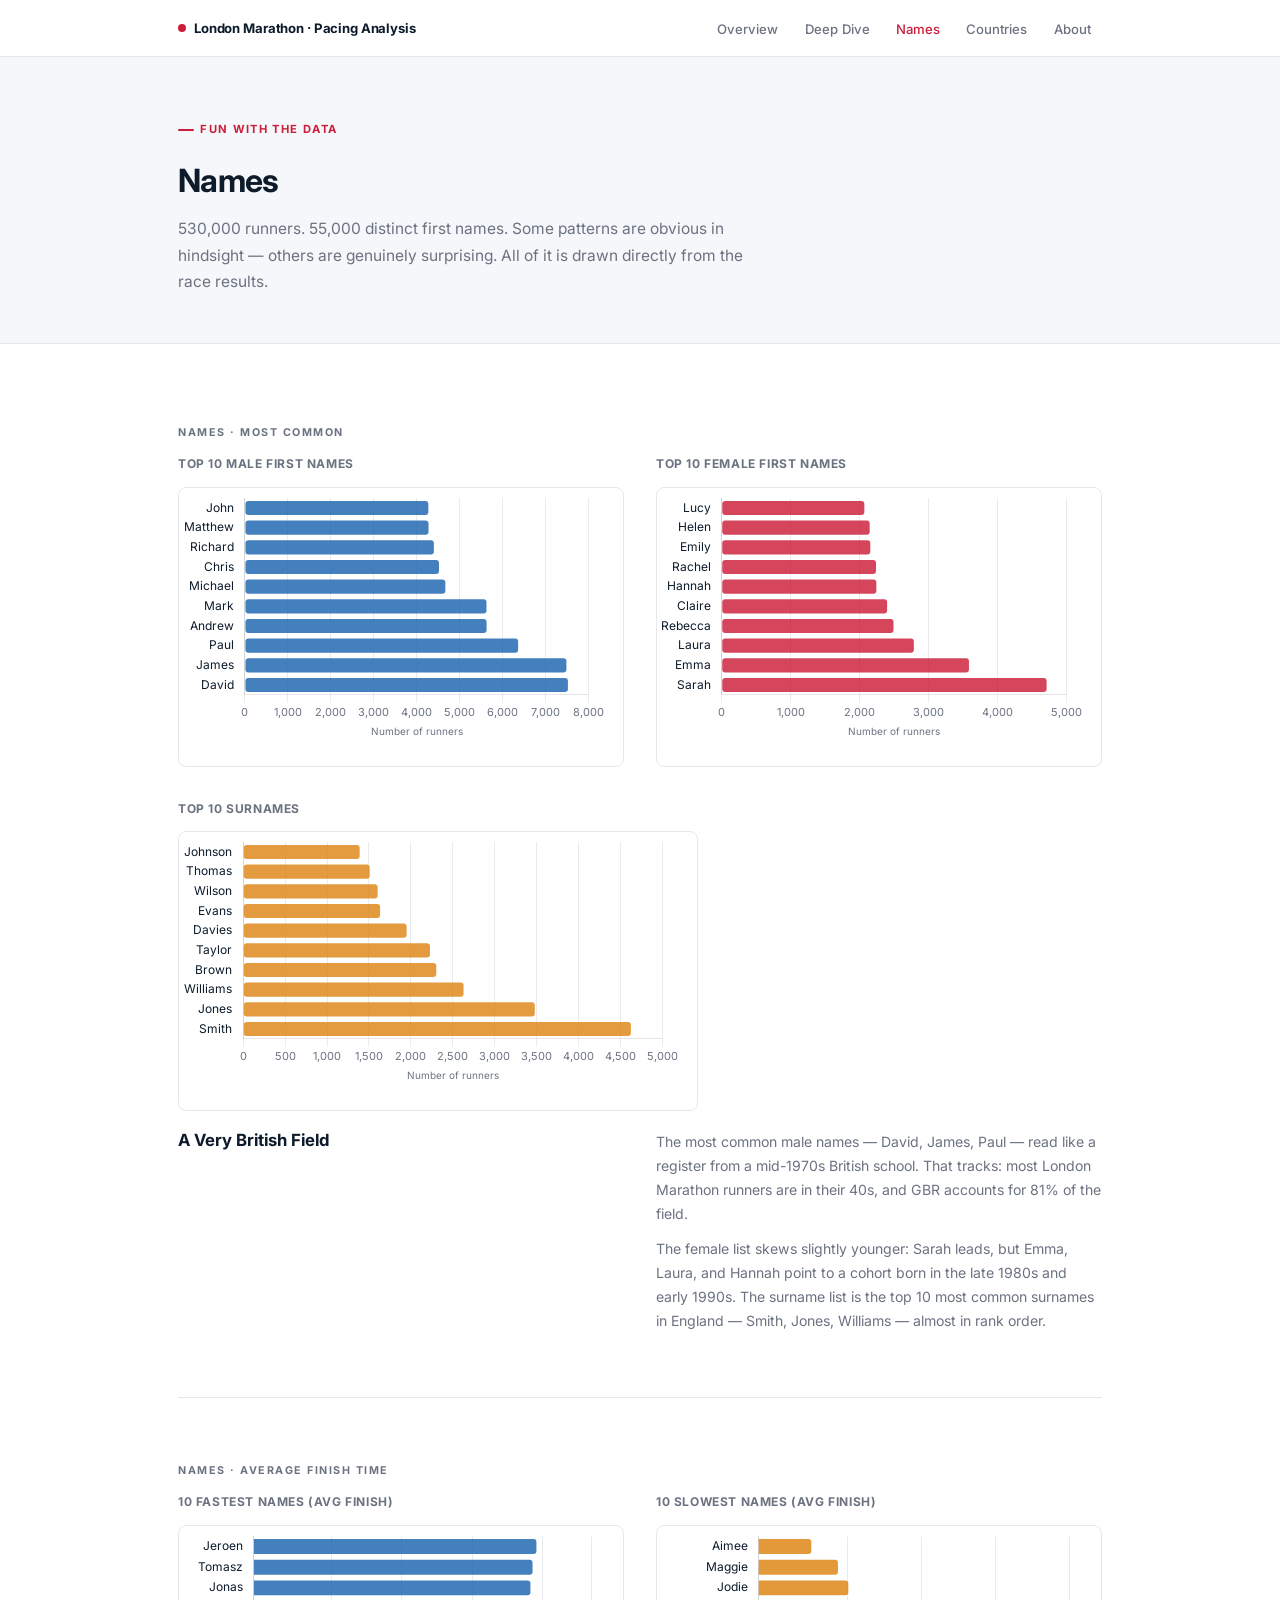
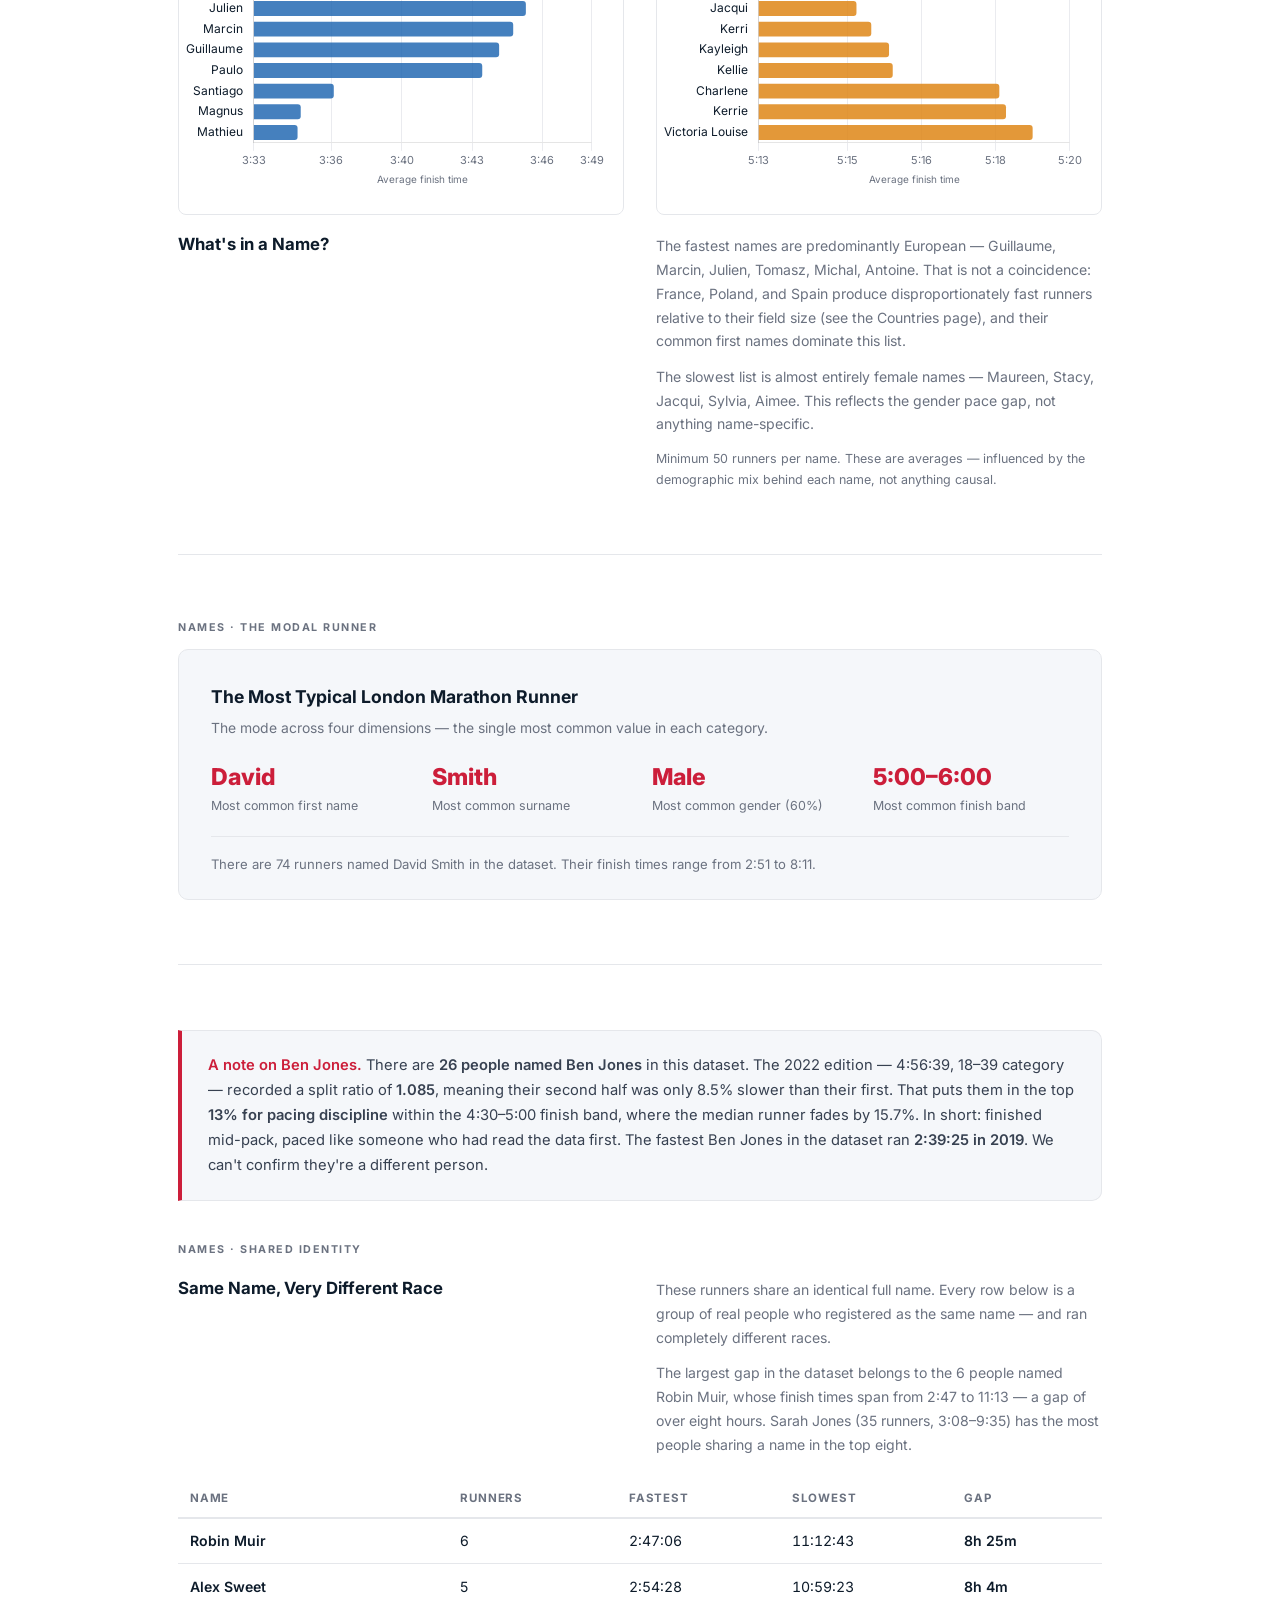
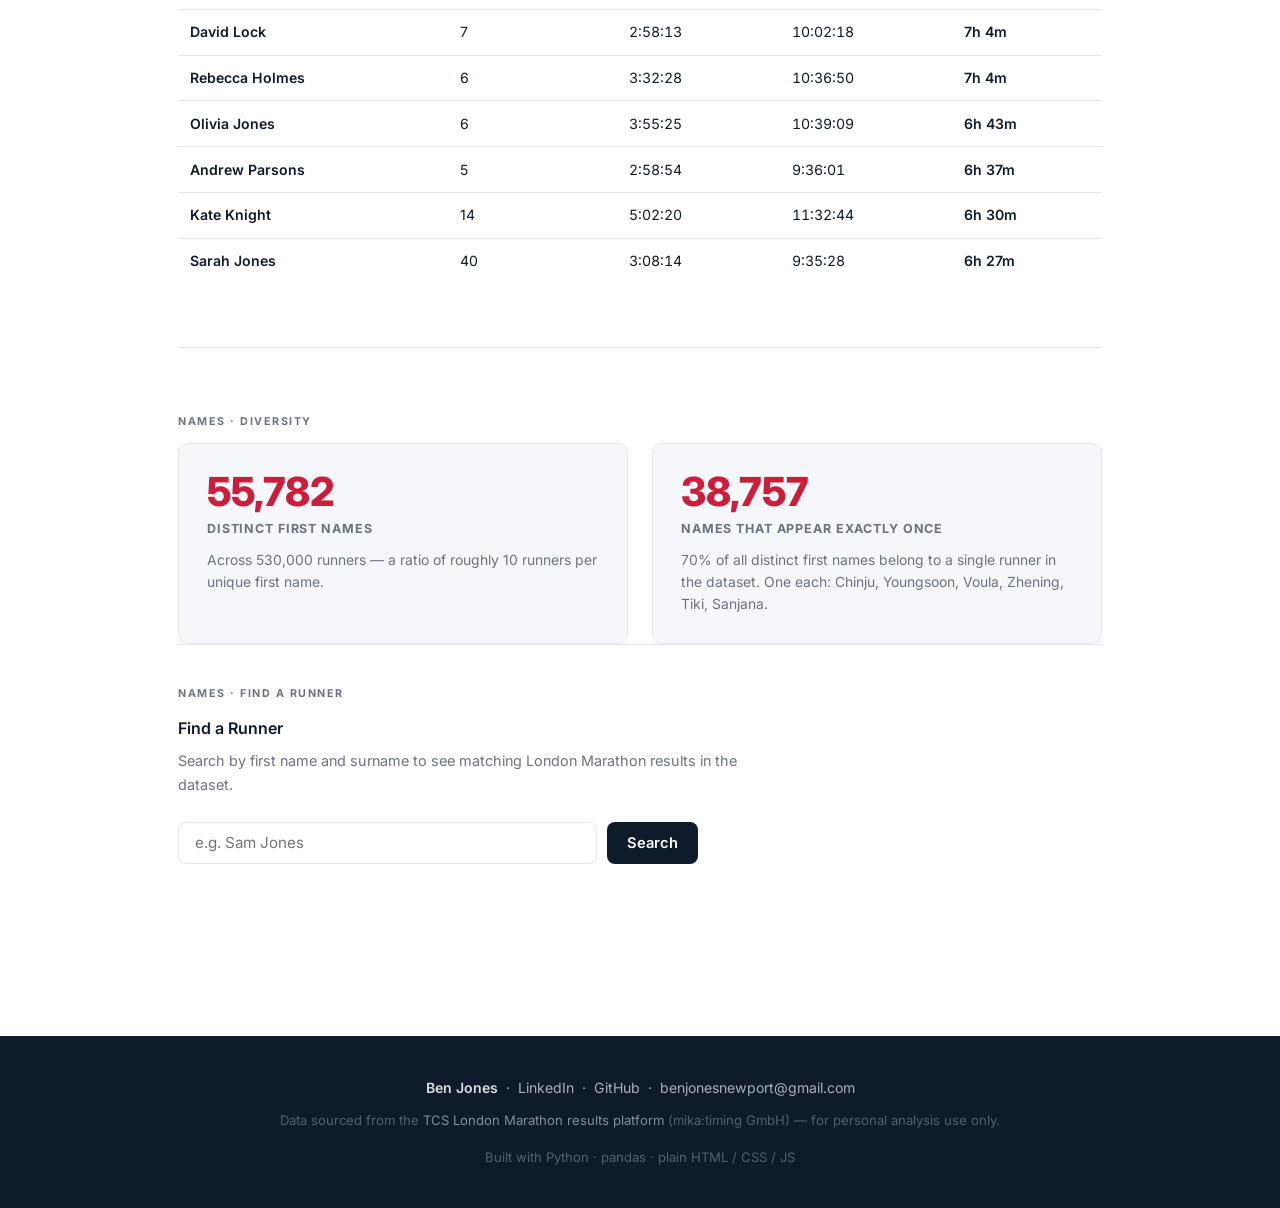
<file: names.html>
<!DOCTYPE html>
<html lang="en">
<head>
  <meta charset="UTF-8" />
  <meta name="viewport" content="width=device-width, initial-scale=1.0" />
  <title>Names — London Marathon Pacing Analysis</title>
  <link rel="preconnect" href="https://fonts.googleapis.com" />
  <link rel="stylesheet" href="https://fonts.googleapis.com/css2?family=Inter:wght@400;500;600;700;800&display=swap" />
  <link rel="stylesheet" href="styles.css" />
  <script src="chart.umd.min.js"></script>
</head>
<body>

<!-- Nav -->
<nav>
  <div class="nav-inner">
    <a class="nav-logo" href="index.html">
      <span class="nav-logo-dot"></span>
      London Marathon · Pacing Analysis
    </a>
    <button class="nav-hamburger" aria-label="Open menu" aria-expanded="false">
      <span></span><span></span><span></span>
    </button>
    <ul class="nav-links">
      <li><a href="index.html">Overview</a></li>
      <li><a href="findings.html">Deep&nbsp;Dive</a></li>
      <li><a href="names.html" class="nav-active">Names</a></li>
      <li><a href="countries.html">Countries</a></li>
      <li><a href="about.html">About</a></li>
    </ul>
  </div>
</nav>

<!-- Page header -->
<div style="background:var(--bg-subtle); border-bottom:1px solid var(--border); padding:3.5rem 1.75rem 3rem;">
  <div class="container">
    <div class="section-label">Fun with the Data</div>
    <h2 style="font-size:2rem; margin-bottom:0.5rem;">Names</h2>
    <p style="color:var(--text-muted); font-size:0.97rem; max-width:580px; margin:0;">
      530,000 runners. 55,000 distinct first names. Some patterns are obvious in hindsight — others
      are genuinely surprising. All of it is drawn directly from the race results.
    </p>
  </div>
</div>

<!-- All sections -->
<section id="names-content">
  <div class="container">

    <!-- ── 1. Most Common Names ─────────────────────────────────────────── -->
    <div class="chart-block">
      <div class="chart-label">Names · Most Common</div>
      <div class="nc-freq-grid">
        <div>
          <p class="nc-chart-heading">Top 10 Male First Names</p>
          <div class="canvas-wrap" style="height:280px;">
            <canvas id="chart-male-names"></canvas>
          </div>
        </div>
        <div>
          <p class="nc-chart-heading">Top 10 Female First Names</p>
          <div class="canvas-wrap" style="height:280px;">
            <canvas id="chart-female-names"></canvas>
          </div>
        </div>
      </div>
      <div style="margin-top:2rem;">
        <p class="nc-chart-heading">Top 10 Surnames</p>
        <div class="canvas-wrap" style="height:280px; max-width:520px;">
          <canvas id="chart-surnames"></canvas>
        </div>
      </div>
      <div class="chart-caption" style="margin-top:1.2rem;">
        <div><h3>A Very British Field</h3></div>
        <div class="chart-caption-text">
          <p>
            The most common male names — David, James, Paul — read like a register from a mid-1970s
            British school. That tracks: most London Marathon runners are in their 40s, and GBR
            accounts for 81% of the field.
          </p>
          <p>
            The female list skews slightly younger: Sarah leads, but Emma, Laura, and Hannah point to
            a cohort born in the late 1980s and early 1990s. The surname list is the top 10
            most common surnames in England — Smith, Jones, Williams — almost in rank order.
          </p>
        </div>
      </div>
    </div>

    <!-- ── 2. Fastest / Slowest Names ──────────────────────────────────── -->
    <div class="chart-block">
      <div class="chart-label">Names · Average Finish Time</div>
      <div class="nc-freq-grid">
        <div>
          <p class="nc-chart-heading">10 Fastest Names (avg finish)</p>
          <div class="canvas-wrap" style="height:290px;">
            <canvas id="chart-fastest-names"></canvas>
          </div>
        </div>
        <div>
          <p class="nc-chart-heading">10 Slowest Names (avg finish)</p>
          <div class="canvas-wrap" style="height:290px;">
            <canvas id="chart-slowest-names"></canvas>
          </div>
        </div>
      </div>
      <div class="chart-caption" style="margin-top:1.2rem;">
        <div><h3>What's in a Name?</h3></div>
        <div class="chart-caption-text">
          <p>
            The fastest names are predominantly European — Guillaume, Marcin, Julien, Tomasz,
            Michal, Antoine. That is not a coincidence: France, Poland, and Spain produce
            disproportionately fast runners relative to their field size (see the Countries page),
            and their common first names dominate this list.
          </p>
          <p>
            The slowest list is almost entirely female names — Maureen, Stacy, Jacqui, Sylvia,
            Aimee. This reflects the gender pace gap, not anything name-specific.
          </p>
          <p style="font-size:0.78rem; color:var(--text-muted); margin-top:0.5rem;">
            Minimum 50 runners per name. These are averages — influenced by the demographic mix
            behind each name, not anything causal.
          </p>
        </div>
      </div>
    </div>

    <!-- ── 3. Most Typical Runner ───────────────────────────────────────── -->
    <div class="chart-block">
      <div class="chart-label">Names · The Modal Runner</div>
      <div class="nc-typical-card">
        <div class="nc-typical-header">
          <h3>The Most Typical London Marathon Runner</h3>
          <p>The mode across four dimensions — the single most common value in each category.</p>
        </div>
        <div class="nc-typical-grid">
          <div class="nc-typical-item">
            <span class="nc-typical-val">David</span>
            <span class="nc-typical-lbl">Most common first name</span>
          </div>
          <div class="nc-typical-item">
            <span class="nc-typical-val">Smith</span>
            <span class="nc-typical-lbl">Most common surname</span>
          </div>
          <div class="nc-typical-item">
            <span class="nc-typical-val">Male</span>
            <span class="nc-typical-lbl">Most common gender (60%)</span>
          </div>
          <div class="nc-typical-item">
            <span class="nc-typical-val">5:00–6:00</span>
            <span class="nc-typical-lbl">Most common finish band</span>
          </div>
        </div>
        <p class="nc-typical-note">
          There are 74 runners named David Smith in the dataset. Their finish times range from 2:51 to 8:11.
        </p>
      </div>
    </div>

    <!-- ── 3b. A note on Ben Jones ─────────────────────────────────────── -->
    <div class="callout" style="border-left-color:var(--red); margin-bottom:2.5rem;">
      <strong style="color:var(--red);">A note on Ben Jones.</strong>
      There are <strong style="color:var(--text-mid);">26 people named Ben Jones</strong>
      in this dataset. The 2022 edition — 4:56:39, 18–39 category — recorded a split ratio of
      <strong style="color:var(--text-mid);">1.085</strong>, meaning their second half was only
      8.5% slower than their first. That puts them in the top <strong style="color:var(--text-mid);">13%
      for pacing discipline</strong> within the 4:30–5:00 finish band, where the median runner
      fades by 15.7%. In short: finished mid-pack, paced like someone who had read the data first.
      The fastest Ben Jones in the dataset ran <strong style="color:var(--text-mid);">2:39:25 in 2019</strong>.
      We can't confirm they're a different person.
    </div>

    <!-- ── 4. Same Name, Different Outcomes ────────────────────────────── -->
    <div class="chart-block">
      <div class="chart-label">Names · Shared Identity</div>
      <div class="chart-caption" style="margin-bottom:1.5rem;">
        <div><h3>Same Name, Very Different Race</h3></div>
        <div class="chart-caption-text">
          <p>
            These runners share an identical full name. Every row below is a group of real people
            who registered as the same name — and ran completely different races.
          </p>
          <p>
            The largest gap in the dataset belongs to the 6 people named Robin Muir, whose finish
            times span from 2:47 to 11:13 — a gap of over eight hours. Sarah Jones (35 runners, 3:08–9:35) has the most people sharing a name in the top eight.
          </p>
        </div>
      </div>
      <div class="nc-table-wrap">
        <table class="nc-table">
          <thead>
            <tr>
              <th>Name</th>
              <th>Runners</th>
              <th>Fastest</th>
              <th>Slowest</th>
              <th>Gap</th>
            </tr>
          </thead>
          <tbody id="same-name-tbody"></tbody>
        </table>
      </div>
    </div>

    <!-- ── 5. Name Diversity ────────────────────────────────────────────── -->
    <div class="chart-block" style="border-bottom:none; margin-bottom:0; padding-bottom:0;">
      <div class="chart-label">Names · Diversity</div>
      <div class="nc-diversity-grid">
        <div class="nc-diversity-card">
          <div class="nc-diversity-num">55,782</div>
          <div class="nc-diversity-lbl">Distinct first names</div>
          <p class="nc-diversity-desc">Across 530,000 runners — a ratio of roughly 10 runners per unique first name.</p>
        </div>
        <div class="nc-diversity-card">
          <div class="nc-diversity-num">38,757</div>
          <div class="nc-diversity-lbl">Names that appear exactly once</div>
          <p class="nc-diversity-desc">70% of all distinct first names belong to a single runner in the dataset. One each: Chinju, Youngsoon, Voula, Zhening, Tiki, Sanjana.</p>
        </div>
      </div>
    </div>

    <!-- ── 6. Find a Runner ──────────────────────────────────────────────── -->
    <div class="nc-search-block">
      <div class="chart-label">Names · Find a Runner</div>
      <h3 style="margin-bottom:0.4rem;">Find a Runner</h3>
      <p style="color:var(--text-muted); font-size:0.9rem; max-width:560px; margin-bottom:1.5rem;">
        Search by first name and surname to see matching London Marathon results in the dataset.
      </p>

      <div class="nc-search-form">
        <input
          type="text"
          id="nc-search-input"
          class="nc-search-input"
          placeholder="e.g. Sam Jones"
          autocomplete="off"
          spellcheck="false"
          maxlength="80"
        />
        <button id="nc-search-btn" class="nc-search-btn">Search</button>
      </div>
      <div id="nc-search-msg" class="nc-search-msg"></div>

      <div id="nc-search-results" class="nc-search-results" hidden>
        <div id="nc-search-count" class="nc-search-count"></div>
        <div class="nc-table-wrap">
          <table class="nc-search-table">
            <thead>
              <tr>
                <th>Name</th>
                <th>Year</th>
                <th>Finish</th>
                <th>Half</th>
                <th>Split</th>
                <th class="nsr-cat">Category</th>
                <th class="nsr-nat">Country</th>
                <th class="nsr-analyse"></th>
              </tr>
            </thead>
            <tbody id="nc-search-tbody"></tbody>
          </table>
        </div>
      </div>
    </div>

    <!-- ── 7. Analyse My Race ─────────────────────────────────────────────── -->
    <div id="amr-panel" class="amr-panel" hidden>
      <div class="amr-panel-head">
        <div>
          <div class="section-label" style="margin-bottom:0.3rem;">Analyse My Race</div>
          <h3 style="margin:0; font-size:1.05rem; font-weight:700;">Personalised pacing analysis</h3>
        </div>
        <button id="amr-close-btn" class="amr-close-btn" aria-label="Close analysis panel">&#10005;</button>
      </div>

      <div id="amr-runner-card" class="amr-runner-card"></div>

      <div class="amr-target-section">
        <label class="amr-target-label" for="amr-target-input">What time were you targeting?</label>
        <div class="amr-target-form">
          <input
            type="text"
            id="amr-target-input"
            class="amr-target-input"
            placeholder="e.g. 4:00 &nbsp;·&nbsp; 3:45:00 &nbsp;·&nbsp; 3h30"
            maxlength="20"
            autocomplete="off"
            spellcheck="false"
          />
          <button id="amr-analyse-btn" class="amr-analyse-btn">Generate analysis</button>
        </div>
        <div id="amr-target-error" class="amr-target-error" hidden></div>
        <p class="amr-target-hint">Accepts: 4:00 &nbsp;&middot;&nbsp; 4:00:00 &nbsp;&middot;&nbsp; 3h45 &nbsp;&middot;&nbsp; 3:45 marathon</p>
      </div>

      <div id="amr-output" class="amr-output" hidden></div>
    </div>

  </div>
</section>

<!-- Footer -->
<footer>
  <div class="container">
    <p class="footer-contact">
      <strong>Ben Jones</strong>
      &nbsp;·&nbsp;
      <a href="https://www.linkedin.com/in/ben-jones-98b57a19a/" target="_blank" rel="noopener">LinkedIn</a>
      &nbsp;·&nbsp;
      <a href="https://github.com/benjones1996" target="_blank" rel="noopener">GitHub</a>
      &nbsp;·&nbsp;
      <a href="mailto:benjonesnewport@gmail.com">benjonesnewport@gmail.com</a>
    </p>
    <p>
      Data sourced from the
      <a href="https://results.tcslondonmarathon.com" target="_blank" rel="noopener">TCS London Marathon results platform</a>
      (mika:timing GmbH) — for personal analysis use only.
    </p>
    <p>Built with Python · pandas · plain HTML / CSS / JS</p>
  </div>
</footer>

<script type="application/json" id="nc-data">
{"names":{"male_top10":[{"name":"David","count":7526},{"name":"James","count":7491},{"name":"Paul","count":6366},{"name":"Andrew","count":5631},{"name":"Mark","count":5629},{"name":"Michael","count":4670},{"name":"Chris","count":4522},{"name":"Richard","count":4403},{"name":"Matthew","count":4278},{"name":"John","count":4274}],"female_top10":[{"name":"Sarah","count":4715},{"name":"Emma","count":3588},{"name":"Laura","count":2788},{"name":"Rebecca","count":2493},{"name":"Claire","count":2400},{"name":"Hannah","count":2244},{"name":"Rachel","count":2239},{"name":"Emily","count":2156},{"name":"Helen","count":2147},{"name":"Lucy","count":2070}],"surname_top10":[{"name":"Smith","count":4626},{"name":"Jones","count":3479},{"name":"Williams","count":2629},{"name":"Brown","count":2304},{"name":"Taylor","count":2228},{"name":"Davies","count":1950},{"name":"Evans","count":1633},{"name":"Wilson","count":1604},{"name":"Thomas","count":1509},{"name":"Johnson","count":1389}],"fastest10":[{"name":"Mathieu","count":68,"avg_sec":12904},{"name":"Magnus","count":50,"avg_sec":12913},{"name":"Santiago","count":80,"avg_sec":13007},{"name":"Paulo","count":57,"avg_sec":13429},{"name":"Guillaume","count":93,"avg_sec":13477},{"name":"Marcin","count":87,"avg_sec":13517},{"name":"Julien","count":108,"avg_sec":13553},{"name":"Jonas","count":52,"avg_sec":13566},{"name":"Tomasz","count":94,"avg_sec":13572},{"name":"Jeroen","count":50,"avg_sec":13583}],"slowest10":[{"name":"Victoria Louise","count":50,"avg_sec":19150},{"name":"Kerrie","count":60,"avg_sec":19114},{"name":"Charlene","count":66,"avg_sec":19105},{"name":"Kellie","count":80,"avg_sec":18961},{"name":"Kayleigh","count":170,"avg_sec":18956},{"name":"Kerri","count":55,"avg_sec":18932},{"name":"Jacqui","count":111,"avg_sec":18912},{"name":"Jodie","count":279,"avg_sec":18901},{"name":"Maggie","count":108,"avg_sec":18887},{"name":"Aimee","count":235,"avg_sec":18851}],"same_name_range":[{"name":"Robin Muir","count":6,"min_fmt":"2:47:06","max_fmt":"11:12:43","range_min":505},{"name":"Alex Sweet","count":5,"min_fmt":"2:54:28","max_fmt":"10:59:23","range_min":484},{"name":"David Lock","count":7,"min_fmt":"2:58:13","max_fmt":"10:02:18","range_min":424},{"name":"Rebecca Holmes","count":6,"min_fmt":"3:32:28","max_fmt":"10:36:50","range_min":424},{"name":"Olivia Jones","count":6,"min_fmt":"3:55:25","max_fmt":"10:39:09","range_min":403},{"name":"Andrew Parsons","count":5,"min_fmt":"2:58:54","max_fmt":"9:36:01","range_min":397},{"name":"Kate Knight","count":14,"min_fmt":"5:02:20","max_fmt":"11:32:44","range_min":390},{"name":"Sarah Jones","count":40,"min_fmt":"3:08:14","max_fmt":"9:35:28","range_min":387}]}}
</script>
<script src="names_countries.js"></script>
<script>
document.addEventListener("DOMContentLoaded", function () {
  var nc = JSON.parse(document.getElementById("nc-data").textContent);
  var nd = nc.names;

  buildNameFreqChart("chart-male-names",   nd.male_top10,   "rgba(29,100,176,0.82)");
  buildNameFreqChart("chart-female-names", nd.female_top10, "rgba(204,30,58,0.82)");
  buildNameFreqChart("chart-surnames",     nd.surname_top10,"rgba(224,138,30,0.85)");
  buildNameSpeedChart("chart-fastest-names", nd.fastest10, "rgba(29,100,176,0.82)");
  buildNameSpeedChart("chart-slowest-names", nd.slowest10, "rgba(224,138,30,0.88)");

  // Same name table
  var tbody = document.getElementById("same-name-tbody");
  nd.same_name_range.forEach(function (row) {
    var tr = document.createElement("tr");
    var gapH = Math.floor(row.range_min / 60);
    var gapM = row.range_min % 60;
    var gapStr = gapH > 0 ? gapH + "h " + gapM + "m" : gapM + "m";
    tr.innerHTML =
      "<td><strong>" + row.name + "</strong></td>" +
      "<td>" + row.count + "</td>" +
      "<td class='nc-time-fast'>" + row.min_fmt + "</td>" +
      "<td class='nc-time-slow'>" + row.max_fmt + "</td>" +
      "<td><strong>" + gapStr + "</strong></td>";
    tbody.appendChild(tr);
  });
});
</script>
<script src="reveal.js"></script>
<script src="nav.js"></script>
<script>
(function () {
  "use strict";

  var indexCache = {};

  // ── Helpers ──────────────────────────────────────────────────────────────
  function fmtSec(s) {
    if (s === null || s === undefined) return "—";
    var h = Math.floor(s / 3600);
    var m = Math.floor((s % 3600) / 60);
    var sec = s % 60;
    return h + ":" + pad(m) + ":" + pad(sec);
  }
  function pad(n) { return n < 10 ? "0" + n : String(n); }

  function fmtSplit(sr) {
    if (sr === null || sr === undefined) return "—";
    var pct = ((sr - 1) * 100).toFixed(1);
    return sr.toFixed(3) + " (+" + pct + "%)";
  }

  function escHtml(s) {
    return String(s)
      .replace(/&/g, "&amp;")
      .replace(/</g, "&lt;")
      .replace(/>/g, "&gt;")
      .replace(/"/g, "&quot;");
  }

  function bucketKey(lastName) {
    if (!lastName) return "other";
    var ch = lastName[0].toLowerCase();
    return /^[a-z]$/.test(ch) ? ch : "other";
  }

  function normalise(s) {
    return s.trim().replace(/\s+/g, " ").toLowerCase();
  }

  // ── Load index shard ──────────────────────────────────────────────────────
  function loadShard(letter, callback) {
    if (indexCache[letter]) { callback(null, indexCache[letter]); return; }
    var url = "name-search/" + encodeURIComponent(letter) + ".json";
    var xhr = new XMLHttpRequest();
    xhr.open("GET", url, true);
    xhr.onload = function () {
      if (xhr.status === 200) {
        try {
          var data = JSON.parse(xhr.responseText);
          indexCache[letter] = data.d || [];
          callback(null, indexCache[letter]);
        } catch (e) {
          callback("Parse error");
        }
      } else if (xhr.status === 404) {
        indexCache[letter] = [];
        callback(null, []);
      } else {
        callback("Network error (" + xhr.status + ")");
      }
    };
    xhr.onerror = function () { callback("Network error"); };
    xhr.send();
  }

  // ── Search ────────────────────────────────────────────────────────────────
  function doSearch() {
    var raw = document.getElementById("nc-search-input").value;
    var msg = document.getElementById("nc-search-msg");
    var resultsEl = document.getElementById("nc-search-results");
    var countEl = document.getElementById("nc-search-count");
    var tbody = document.getElementById("nc-search-tbody");

    msg.className = "nc-search-msg";
    msg.textContent = "";
    resultsEl.hidden = true;
    tbody.innerHTML = "";
    countEl.textContent = "";

    var tokens = raw.trim().replace(/\s+/g, " ").split(" ").filter(Boolean);
    if (tokens.length < 2) {
      msg.className = "nc-search-msg error";
      msg.textContent = "Please enter both first name and surname.";
      return;
    }

    var firstName = normalise(tokens[0]);
    var lastName  = normalise(tokens.slice(1).join(" "));
    var letter    = bucketKey(lastName);

    msg.textContent = "Searching…";

    loadShard(letter, function (err, records) {
      msg.textContent = "";
      if (err) {
        msg.className = "nc-search-msg error";
        msg.textContent = "Could not load search index. " + err;
        return;
      }

      // Filter: exact match on first + last (case-insensitive)
      var matches = records.filter(function (r) {
        return normalise(r[0]) === firstName && normalise(r[1]) === lastName;
      });

      if (matches.length === 0) {
        msg.textContent = "No matching runners found.";
        return;
      }

      // Sort: year desc, then finish_sec asc (nulls last)
      matches.sort(function (a, b) {
        if (b[2] !== a[2]) return (b[2] || 0) - (a[2] || 0);
        var fa = a[3] === null ? Infinity : a[3];
        var fb = b[3] === null ? Infinity : b[3];
        return fa - fb;
      });

      countEl.textContent = matches.length + " match" + (matches.length !== 1 ? "es" : "") + " found";

      if (typeof window.amrResetPanel === "function") window.amrResetPanel();

      matches.forEach(function (r) {
        var first = r[0], last = r[1], year = r[2];
        var ft = r[3], ht = r[4], sr = r[5];
        var gender = r[6] || "", cat = r[7] || "", nat = r[8] || "";
        var displayName = escHtml(first) + " " + escHtml(last);
        var catGender = gender && cat ? escHtml(gender) + " · " + escHtml(cat) : escHtml(gender || cat);

        var tr = document.createElement("tr");
        tr.innerHTML =
          "<td class='nsr-name'>" + displayName + "</td>" +
          "<td class='nsr-year'>" + (year || "—") + "</td>" +
          "<td class='nsr-time'>" + fmtSec(ft) + "</td>" +
          "<td class='nsr-time'>" + fmtSec(ht) + "</td>" +
          "<td class='nsr-split'>" + fmtSplit(sr) + "</td>" +
          "<td class='nsr-cat'>"  + catGender + "</td>" +
          "<td class='nsr-nat'>"  + escHtml(nat) + "</td>";
        var atd = document.createElement("td");
        atd.className = "nsr-analyse";
        var abtn = document.createElement("button");
        abtn.className = "amr-trigger-btn";
        abtn.textContent = "Analyse";
        abtn.setAttribute("aria-label", "Analyse " + first + " " + last + (year ? " " + year : "") + " race");
        (function (row) {
          abtn.addEventListener("click", function () {
            if (typeof window.amrSelectRunner === "function") window.amrSelectRunner(row);
          });
        }(r));
        atd.appendChild(abtn);
        tr.appendChild(atd);
        tbody.appendChild(tr);
      });

      resultsEl.hidden = false;
    });
  }

  // ── Wire up events ────────────────────────────────────────────────────────
  document.addEventListener("DOMContentLoaded", function () {
    var btn   = document.getElementById("nc-search-btn");
    var input = document.getElementById("nc-search-input");
    if (!btn || !input) return;

    btn.addEventListener("click", doSearch);
    input.addEventListener("keydown", function (e) {
      if (e.key === "Enter") doSearch();
    });

    // Auto-search from ?q= URL param (e.g. linked from homepage teaser)
    var qMatch = window.location.search.match(/[?&]q=([^&]*)/);
    if (qMatch) {
      var q = decodeURIComponent(qMatch[1].replace(/\+/g, " "));
      if (q) {
        input.value = q;
        var searchEl = document.getElementById("nc-search-block") || document.getElementById("names-content");
        if (searchEl) searchEl.scrollIntoView({ behavior: "smooth", block: "start" });
        setTimeout(doSearch, 200);
      }
    }
  });
}());
</script>
<script>
(function () {
  "use strict";

  var HALF_KM = 21.0975;

  // Band medians from the 2014–2026 dataset (split_by_band.by_band)
  var BANDS = [
    { max:  9000, label: "Sub-2:30",  median: 1.0255 },
    { max: 10800, label: "2:30\u20133:00", median: 1.0322 },
    { max: 12600, label: "3:00\u20133:30", median: 1.0576 },
    { max: 14400, label: "3:30\u20134:00", median: 1.0722 },
    { max: 16200, label: "4:00\u20134:30", median: 1.1184 },
    { max: 18000, label: "4:30\u20135:00", median: 1.1548 },
    { max: 21600, label: "5:00\u20136:00", median: 1.1918 },
    { max: Infinity, label: "6:00+",   median: 1.1919 }
  ];

  // ─── Helpers ───────────────────────────────────────────────────────────────
  function p2(n) { return n < 10 ? "0" + n : String(n); }

  function fmtHMS(s) {
    s = Math.round(s);
    return Math.floor(s / 3600) + ":" + p2(Math.floor((s % 3600) / 60)) + ":" + p2(s % 60);
  }

  function fmtDiff(s) {
    s = Math.round(Math.abs(s));
    var m = Math.floor(s / 60), sec = s % 60;
    return m > 0 ? m + "m\u00a0" + p2(sec) + "s" : sec + "s";
  }

  function fmtPacePerKm(sPerKm) {
    var t = Math.round(Math.abs(sPerKm));
    return Math.floor(t / 60) + ":" + p2(t % 60) + "\u00a0/km";
  }

  function fmtPaceDiff(sPerKm) {
    var sign = sPerKm <= 0 ? "\u2212" : "+";
    var t = Math.round(Math.abs(sPerKm));
    var m = Math.floor(t / 60), sec = t % 60;
    return m === 0 ? sign + sec + "s/km" : sign + m + "m\u00a0" + p2(sec) + "s/km";
  }

  function esc(s) {
    return String(s).replace(/&/g,"&amp;").replace(/</g,"&lt;").replace(/>/g,"&gt;");
  }

  function getBand(finSec) {
    for (var i = 0; i < BANDS.length; i++) {
      if (finSec < BANDS[i].max) return BANDS[i];
    }
    return BANDS[BANDS.length - 1];
  }

  // ─── Race profile classification ──────────────────────────────────────────
  function classifyProfile(ratio) {
    if (ratio === null || ratio === undefined || isNaN(ratio)) return null;
    if (ratio < 1.00) return { label: "Strong Finish",   cls: "amr-badge-strong",  desc: "You ran a negative split \u2014 your second half was faster than your first. This is rare: fewer than 6% of finishers in the dataset manage it." };
    if (ratio < 1.03) return { label: "Even Split",      cls: "amr-badge-even",    desc: "Very even pacing throughout. Only around 10% of finishers in the dataset run a ratio this low." };
    if (ratio < 1.08) return { label: "Controlled Race", cls: "amr-badge-control", desc: "A controlled positive split, consistent with disciplined early pacing. Typical of faster finish bands." };
    if (ratio < 1.15) return { label: "Slight Fade",     cls: "amr-badge-slight",  desc: "A moderate positive split, in line with how most runners at this level finish." };
    return                    { label: "Late Fade",       cls: "amr-badge-late",    desc: "A significant positive split \u2014 the second half was considerably slower than the first." };
  }

  // ─── Target time parser ───────────────────────────────────────────────────
  function parseTargetTime(raw) {
    var s = raw.trim().toLowerCase()
      .replace(/\bmarathon\b/g, "").replace(/\btime\b/g, "")
      .replace(/\s+/g, " ").trim();
    var m;
    // h:mm:ss or h:mm
    m = s.match(/^(\d{1,2}):(\d{2})(?::(\d{2}))?$/);
    if (m) {
      var h = +m[1], min = +m[2], sec = m[3] ? +m[3] : 0;
      if (min >= 60 || sec >= 60) return null;
      return h * 3600 + min * 60 + sec;
    }
    // 3h45m or 3h45
    m = s.match(/^(\d{1,2})h\s*(\d{1,2})m?$/);
    if (m) return +m[1] * 3600 + +m[2] * 60;
    // 4h or 4 hours
    m = s.match(/^(\d{1,2})\s*h(?:ours?)?$/);
    if (m) return +m[1] * 3600;
    return null;
  }

  // ─── Runner summary card HTML ─────────────────────────────────────────────
  function renderRunnerCard(r) {
    var first = r[0], last = r[1], year = r[2];
    var ft = r[3], ht = r[4], sr = r[5];
    var gender = r[6] || "", cat = r[7] || "", nat = r[8] || "";
    var catStr = [gender, cat].filter(Boolean).map(esc).join(" \u00b7 ");
    return '<div class="amr-rc-name">' + esc(first) + " " + esc(last) + "</div>" +
      '<div class="amr-rc-meta">' +
        '<span class="amr-rc-year">' + (year || "\u2014") + "</span>" +
        (nat ? '<span class="amr-rc-nat">' + esc(nat) + "</span>" : "") +
        (catStr ? '<span class="amr-rc-cat">' + catStr + "</span>" : "") +
      "</div>" +
      '<div class="amr-rc-stats">' +
        '<div><div class="amr-rc-val">' + (ft ? fmtHMS(ft) : "\u2014") + '</div><div class="amr-rc-lbl">Finish time</div></div>' +
        '<div><div class="amr-rc-val">' + (ht ? fmtHMS(ht) : "\u2014") + '</div><div class="amr-rc-lbl">Halfway</div></div>' +
        '<div><div class="amr-rc-val">' + (sr !== null && sr !== undefined ? sr.toFixed(3) + "\u00d7" : "\u2014") + '</div><div class="amr-rc-lbl">Split ratio</div></div>' +
      "</div>";
  }

  // ─── Full analysis render ─────────────────────────────────────────────────
  function renderAnalysis(r, targetSec) {
    var ft = r[3], ht = r[4], sr = r[5];
    var hasHalf = (ht !== null && ht !== undefined && ht > 0 && ft > 0 && ht < ft);
    var secondH  = hasHalf ? (ft - ht) : null;
    var splitDif = hasHalf ? (secondH - ht) : null;
    var ratio    = hasHalf ? (secondH / ht)
                 : ((sr !== null && sr !== undefined && !isNaN(sr)) ? sr : null);
    var band    = getBand(ft);
    var profile = classifyProfile(ratio);

    // ── 1. Target vs Actual ──────────────────────────────────────────────────
    var diff     = ft - targetSec;
    var onTarget = Math.abs(diff) < 30;
    var beat     = diff < 0;
    var diffSign = diff >= 0 ? "+" : "\u2212";
    var stmtText = onTarget
      ? "You finished within 30 seconds of your target \u2014 effectively on pace."
      : (beat
          ? "You beat your target by <strong>" + fmtDiff(diff) + "</strong>."
          : "You finished <strong>" + fmtDiff(diff) + " slower</strong> than your target.");
    var diffClass = onTarget ? "" : (beat ? "amr-diff-beat" : "amr-diff-miss");

    var overviewHtml =
      '<div class="amr-overview">' +
        '<div class="amr-ov-cell"><div class="amr-ov-val">' + fmtHMS(ft) + '</div><div class="amr-ov-lbl">Actual finish</div></div>' +
        '<div class="amr-ov-sep">vs</div>' +
        '<div class="amr-ov-cell"><div class="amr-ov-val">' + fmtHMS(targetSec) + '</div><div class="amr-ov-lbl">Your target</div></div>' +
        '<div class="amr-ov-sep">=</div>' +
        '<div class="amr-ov-cell"><div class="amr-ov-val ' + diffClass + '">' + diffSign + fmtDiff(diff) + '</div><div class="amr-ov-lbl">vs target</div></div>' +
      '</div>' +
      '<p class="amr-stmt">' + stmtText + '</p>';

    var profileRowHtml = "";
    if (profile) {
      profileRowHtml =
        '<div class="amr-profile-row">' +
          '<span class="amr-badge ' + profile.cls + '">' + esc(profile.label) + '</span>' +
          (ratio !== null ? '<span class="amr-profile-ratio">Split ratio: ' + ratio.toFixed(3) + '\u00d7</span>' : '') +
          '<span class="amr-profile-desc">' + esc(profile.desc) + '</span>' +
        '</div>';
    }

    // ── 2. Pacing Summary ────────────────────────────────────────────────────
    var card2 = "";
    if (hasHalf) {
      var isPos    = splitDif >= 0;
      var pctFade  = ((ratio - 1) * 100).toFixed(1);
      card2 =
        '<div class="amr-card">' +
          '<div class="amr-card-title">Pacing Summary</div>' +
          '<div class="amr-split-row">' +
            '<div class="amr-split-cell"><div class="amr-split-time">' + fmtHMS(ht) + '</div><div class="amr-split-lbl">First half</div></div>' +
            '<div class="amr-split-arrow">' + (isPos ? "&rarr;&darr;" : "&rarr;&uarr;") + '</div>' +
            '<div class="amr-split-cell"><div class="amr-split-time ' + (isPos ? "amr-split-slower" : "amr-split-faster") + '">' + fmtHMS(secondH) + '</div><div class="amr-split-lbl">Second half</div></div>' +
          '</div>' +
          '<p class="amr-card-body">Based on your splits, you ran a <strong>' + (isPos ? "positive" : "negative") + ' split</strong> of ' + fmtDiff(splitDif) +
            (ratio !== null ? ' (' + ratio.toFixed(3) + '\u00d7).' : '.') +
            (isPos ? " Your second half was " + pctFade + "% slower than your first." : " Your second half was faster than your first.") +
          '</p>' +
        '</div>';
    } else {
      card2 =
        '<div class="amr-card amr-card-muted">' +
          '<div class="amr-card-title">Pacing Summary</div>' +
          '<p class="amr-card-body">No half-marathon split recorded for this result \u2014 pacing breakdown cannot be calculated.</p>' +
        '</div>';
    }

    // ── 3. First Half vs Target Pace ─────────────────────────────────────────
    var card3 = "";
    if (hasHalf) {
      var targetHalf   = targetSec / 2;
      var actualPace   = ht / HALF_KM;
      var targetPace   = targetHalf / HALF_KM;
      var paceDiff     = actualPace - targetPace;   // negative = went faster
      var halfDiff     = ht - targetHalf;            // negative = reached halfway earlier
      var paceNote;
      if (Math.abs(paceDiff) < 2) {
        paceNote = "Your first-half pace was <strong>roughly on target</strong>.";
      } else if (paceDiff < 0) {
        paceNote = "Your first half was approximately <strong>" + fmtPaceDiff(paceDiff) + " faster than target pace</strong>.";
      } else {
        paceNote = "Your first half was approximately <strong>" + fmtPaceDiff(paceDiff) + " slower than target pace</strong>.";
      }
      var halfCtx = Math.abs(halfDiff) < 30
        ? "You reached halfway within 30 seconds of your target half split."
        : (halfDiff < 0
            ? "You reached halfway " + fmtDiff(halfDiff) + " ahead of your target half split."
            : "You reached halfway " + fmtDiff(halfDiff) + " behind your target half split.");
      var warnCls = paceDiff < -3 ? "amr-card amr-card-warn" : "amr-card";
      card3 =
        '<div class="' + warnCls + '">' +
          '<div class="amr-card-title">First Half vs Target Pace</div>' +
          '<div class="amr-pace-compare">' +
            '<div class="amr-pace-cell"><div class="amr-pace-val">' + fmtPacePerKm(actualPace) + '</div><div class="amr-pace-lbl">Your first-half pace</div></div>' +
            '<div class="amr-pace-sep">vs</div>' +
            '<div class="amr-pace-cell"><div class="amr-pace-val">' + fmtPacePerKm(targetPace) + '</div><div class="amr-pace-lbl">Target pace (even split)</div></div>' +
          '</div>' +
          '<p class="amr-card-body">' + paceNote + " " + halfCtx + '</p>' +
        '</div>';
    }

    // ── 4. Second Half ───────────────────────────────────────────────────────
    var card4 = "";
    if (hasHalf) {
      var cost    = secondH - ht;
      var costPct = ((ratio - 1) * 100).toFixed(1);
      var costNote;
      if (cost <= 0) {
        costNote = "Your second half was <strong>" + fmtDiff(cost) + " faster</strong> than your first \u2014 a negative split.";
      } else if (cost < 120) {
        costNote = "Your second half was <strong>" + fmtDiff(cost) + " slower</strong> than your first, a modest " + costPct + "% fade.";
      } else {
        costNote = "Your second half took <strong>" + fmtDiff(cost) + " longer</strong> than your first, a " + costPct + "% slowdown. In this dataset, second-half fades of this scale are common across the field \u2014 the field-wide median positive split is around 7.4 minutes.";
      }
      card4 =
        '<div class="amr-card">' +
          '<div class="amr-card-title">Second Half</div>' +
          '<p class="amr-card-body">' + costNote + '</p>' +
        '</div>';
    }

    // ── 5. Similar Runner Comparison ─────────────────────────────────────────
    var card5 = "";
    if (ratio !== null) {
      var rDiff = ratio - band.median;
      var compWord;
      if (Math.abs(rDiff) < 0.008)  compWord = "very similar to typical";
      else if (rDiff < -0.025)      compWord = "notably more even than typical";
      else if (rDiff < 0)           compWord = "slightly more even than typical";
      else if (rDiff < 0.025)       compWord = "slightly more faded than typical";
      else                          compWord = "more faded than typical";
      card5 =
        '<div class="amr-card">' +
          '<div class="amr-card-title">Compared with Similar Finishers</div>' +
          '<div class="amr-band-compare">' +
            '<div class="amr-band-cell"><div class="amr-band-val">' + ratio.toFixed(3) + '\u00d7</div><div class="amr-band-lbl">Your split ratio</div></div>' +
            '<div class="amr-band-sep">vs</div>' +
            '<div class="amr-band-cell"><div class="amr-band-val">' + band.median.toFixed(3) + '\u00d7</div><div class="amr-band-lbl">Median \u2014 ' + esc(band.label) + ' finishers</div></div>' +
          '</div>' +
          '<p class="amr-card-body">Compared with runners in the <strong>' + esc(band.label) + '</strong> finish band, your pacing was <strong>' + compWord + '</strong> for that group.</p>' +
        '</div>';
    }

    // ── 7. Wider finding ─────────────────────────────────────────────────────
    var findingHtml =
      '<div class="amr-finding">' +
        '<div class="amr-finding-label">From the dataset</div>' +
        '<p>This analysis draws on 529,776 finishers across the 2014\u20132026 London Marathon. ' +
        'One of the main findings is that small differences in relative first-half pace tend to be associated with larger differences in second-half slowdown \u2014 ' +
        'the correlation between relative first-half speed and second-half fade across the dataset is r&nbsp;=&nbsp;\u22120.58. ' +
        '<a href="findings.html">Explore the full findings \u2192</a></p>' +
      '</div>';

    return overviewHtml + profileRowHtml +
      '<div class="amr-cards-grid">' + card2 + card3 + card4 + card5 + '</div>' +
      findingHtml;
  }

  // ─── State & public API ───────────────────────────────────────────────────
  var currentRunner = null;

  window.amrSelectRunner = function (runnerArr) {
    currentRunner = runnerArr;
    var panel   = document.getElementById("amr-panel");
    var rcCard  = document.getElementById("amr-runner-card");
    var output  = document.getElementById("amr-output");
    var errorEl = document.getElementById("amr-target-error");
    var input   = document.getElementById("amr-target-input");
    if (!panel) return;
    rcCard.innerHTML = renderRunnerCard(runnerArr);
    output.hidden    = true;
    output.innerHTML = "";
    if (errorEl) { errorEl.hidden = true; errorEl.textContent = ""; }
    if (input)   input.value = "";
    panel.hidden = false;
    setTimeout(function () { panel.scrollIntoView({ behavior: "smooth", block: "nearest" }); }, 60);
  };

  window.amrResetPanel = function () {
    currentRunner = null;
    var panel   = document.getElementById("amr-panel");
    var output  = document.getElementById("amr-output");
    var errorEl = document.getElementById("amr-target-error");
    if (panel)   panel.hidden = true;
    if (output)  { output.hidden = true; output.innerHTML = ""; }
    if (errorEl) { errorEl.hidden = true; errorEl.textContent = ""; }
  };

  document.addEventListener("DOMContentLoaded", function () {
    var analyseBtn = document.getElementById("amr-analyse-btn");
    var closeBtn   = document.getElementById("amr-close-btn");
    var input      = document.getElementById("amr-target-input");
    var errorEl    = document.getElementById("amr-target-error");
    var output     = document.getElementById("amr-output");
    if (!analyseBtn) return;

    function runAnalysis() {
      if (!currentRunner) return;
      var raw = input ? input.value : "";
      var targetSec = parseTargetTime(raw);
      if (targetSec === null || targetSec < 7200 || targetSec > 28800) {
        if (errorEl) {
          errorEl.textContent = targetSec === null
            ? "Please enter a valid time (e.g. 4:00, 3:45:00, 3h30)."
            : "Target time must be between 2:00:00 and 8:00:00.";
          errorEl.hidden = false;
        }
        return;
      }
      if (errorEl) { errorEl.hidden = true; errorEl.textContent = ""; }
      output.innerHTML = renderAnalysis(currentRunner, targetSec);
      output.hidden = false;
    }

    analyseBtn.addEventListener("click", runAnalysis);
    if (input)    input.addEventListener("keydown", function (e) { if (e.key === "Enter") runAnalysis(); });
    if (closeBtn) closeBtn.addEventListener("click", window.amrResetPanel);
  });
}());
</script>
</body>
</html>
</file>
<file: styles.css>
/* ─── Reset & base ─── */
*, *::before, *::after { box-sizing: border-box; margin: 0; padding: 0; }

:root {
  --bg:        #FFFFFF;
  --bg-subtle: #F5F7FA;
  --bg-dark:   #0D1B2A;
  --red:       #CC1E3A;
  --amber:     #E08A1E;
  --text:      #0D1B2A;
  --text-mid:  #374151;
  --text-muted:#6B7280;
  --border:    #E5E7EB;
  --shadow-sm: 0 1px 4px rgba(0,0,0,0.06);
  --shadow:    0 4px 20px rgba(0,0,0,0.08);
  --max-w:     980px;
  --font:      'Inter', system-ui, -apple-system, sans-serif;
  --radius:    10px;
}

html { scroll-behavior: smooth; }

body {
  font-family: var(--font);
  font-size: 15px;
  line-height: 1.7;
  color: var(--text-mid);
  background: var(--bg);
  -webkit-font-smoothing: antialiased;
}

/* ─── Typography ─── */
h1 { font-size: clamp(2.2rem, 5vw, 3.2rem); line-height: 1.12; font-weight: 800; color: #fff; letter-spacing: -0.03em; }
h2 { font-size: 1.55rem; font-weight: 700; color: var(--text); letter-spacing: -0.02em; margin-bottom: 0.5rem; }
h3 { font-size: 1rem; font-weight: 600; color: var(--text); margin-bottom: 0.3rem; }
p  { margin-bottom: 0.9rem; }
p:last-child { margin-bottom: 0; }
strong { color: var(--text); font-weight: 600; }
a { color: var(--red); text-decoration: none; }
a:hover { text-decoration: underline; }

/* ─── Container ─── */
.container {
  max-width: var(--max-w);
  margin: 0 auto;
  padding: 0 1.75rem;
}

section { padding: 5rem 0; }

/* ─── Section label ─── */
.section-label {
  display: inline-flex;
  align-items: center;
  gap: 0.4rem;
  font-size: 0.7rem;
  font-weight: 700;
  letter-spacing: 0.12em;
  text-transform: uppercase;
  color: var(--red);
  margin-bottom: 0.9rem;
}
.section-label::before {
  content: '';
  display: block;
  width: 16px;
  height: 2px;
  background: var(--red);
  border-radius: 1px;
}

/* ─── Nav ─── */
nav {
  position: sticky;
  top: 0;
  z-index: 200;
  background: rgba(255,255,255,0.97);
  backdrop-filter: blur(12px);
  border-bottom: 1px solid var(--border);
}
.nav-inner {
  max-width: var(--max-w);
  margin: 0 auto;
  padding: 0 1.75rem;
  height: 56px;
  display: flex;
  align-items: center;
  justify-content: space-between;
}
.nav-logo {
  font-size: 0.82rem;
  font-weight: 700;
  color: var(--text);
  text-decoration: none;
  letter-spacing: -0.01em;
  display: flex;
  align-items: center;
  gap: 0.5rem;
  white-space: nowrap;
  flex-shrink: 0;
}
.nav-logo-dot {
  width: 8px; height: 8px;
  border-radius: 50%;
  background: var(--red);
  flex-shrink: 0;
}
.nav-links {
  display: flex;
  gap: 0.25rem;
  list-style: none;
}
.nav-links a {
  font-size: 0.82rem;
  font-weight: 500;
  color: var(--text-muted);
  text-decoration: none;
  padding: 0.35rem 0.7rem;
  border-radius: 6px;
  transition: background 0.15s, color 0.15s;
  white-space: nowrap;
}
.nav-links a:hover { background: var(--bg-subtle); color: var(--text); }

/* ─── Nav gender toggle ─── */
.nav-gender-toggle {
  display: flex;
  gap: 0.25rem;
  background: var(--bg-subtle);
  border: 1px solid var(--border);
  border-radius: 999px;
  padding: 3px;
}
.nav-gender-btn {
  padding: 0.28rem 0.85rem;
  border-radius: 999px;
  border: none;
  background: transparent;
  color: var(--text-muted);
  font-size: 0.78rem;
  font-weight: 600;
  cursor: pointer;
  font-family: var(--font);
  transition: background 0.15s, color 0.15s;
  letter-spacing: 0.01em;
  white-space: nowrap;
}
.nav-gender-btn:hover { color: var(--text); }
.nav-gender-btn.active { background: var(--bg-dark); color: #fff; }

/* ─── Hero ─── */
.hero {
  background: var(--bg-dark);
  padding: 7rem 1.75rem 5.5rem;
}
.hero-eyebrow {
  display: inline-flex;
  align-items: center;
  gap: 0.5rem;
  font-size: 0.72rem;
  font-weight: 700;
  letter-spacing: 0.12em;
  text-transform: uppercase;
  color: rgba(255,255,255,0.4);
  margin-bottom: 1.4rem;
}
.hero-eyebrow-dot {
  width: 6px; height: 6px;
  border-radius: 50%;
  background: var(--red);
}
.hero h1 { max-width: 700px; margin-bottom: 1.1rem; }
.hero-subtitle {
  font-size: 1.05rem;
  color: rgba(255,255,255,0.52);
  max-width: 580px;
  line-height: 1.65;
  margin: 0;
}

/* ─── Hero stats bar ─── */
.hero-stats {
  display: flex;
  gap: 0;
  margin-top: 4rem;
  border-top: 1px solid rgba(255,255,255,0.1);
  padding-top: 2.5rem;
  flex-wrap: wrap;
  gap: 2.5rem;
}
.hero-stat-item {}
.hero-stat-value {
  font-size: clamp(2.6rem, 5vw, 3.8rem);
  font-weight: 800;
  color: #fff;
  line-height: 1;
  letter-spacing: -0.04em;
  display: block;
}
.hero-stat-label {
  font-size: 0.72rem;
  font-weight: 600;
  letter-spacing: 0.08em;
  text-transform: uppercase;
  color: rgba(255,255,255,0.35);
  display: block;
  margin-top: 0.4rem;
}

/* ─── Gender toggle ─── */
.gender-toggle {
  display: flex;
  gap: 0.5rem;
  margin-top: 2rem;
  flex-wrap: wrap;
}
.gender-btn {
  padding: 0.4rem 1.1rem;
  border-radius: 999px;
  border: 1.5px solid rgba(255,255,255,0.25);
  background: transparent;
  color: rgba(255,255,255,0.6);
  font-size: 0.8rem;
  font-weight: 600;
  cursor: pointer;
  font-family: var(--font);
  transition: background 0.15s, color 0.15s, border-color 0.15s;
  letter-spacing: 0.02em;
}
.gender-btn:hover { background: rgba(255,255,255,0.1); color: #fff; }
.gender-btn.active { background: #fff; color: var(--bg-dark); border-color: #fff; }

/* ─── About section ─── */
#about {
  border-bottom: 1px solid var(--border);
}
#about p { font-size: 0.97rem; color: var(--text-mid); max-width: 680px; }
#about p + p { margin-top: 0.6rem; }

/* ─── Findings ─── */
#findings { background: var(--bg-subtle); }
.findings-intro { color: var(--text-muted); font-size: 0.95rem; margin-bottom: 2.2rem; max-width: 560px; }
.findings-grid {
  display: grid;
  grid-template-columns: repeat(3, 1fr);
  gap: 1.2rem;
}
.finding-card {
  background: var(--bg);
  border: 1px solid var(--border);
  border-radius: var(--radius);
  padding: 1.6rem 1.5rem;
  box-shadow: var(--shadow-sm);
  transition: box-shadow 0.2s, transform 0.2s;
}
.finding-card:hover {
  box-shadow: var(--shadow);
  transform: translateY(-2px);
}
.finding-number {
  font-size: 2.1rem;
  font-weight: 800;
  color: var(--text);
  line-height: 1;
  letter-spacing: -0.03em;
  margin-bottom: 0.6rem;
}
.finding-title {
  font-size: 0.85rem;
  font-weight: 600;
  color: var(--text);
  margin-bottom: 0.35rem;
}
.finding-desc {
  font-size: 0.82rem;
  color: var(--text-muted);
  line-height: 1.55;
  margin: 0;
}

/* ─── Pace selector ─── */
#your-band { background: var(--bg); border-top: 1px solid var(--border); border-bottom: 1px solid var(--border); }
.pace-intro { color: var(--text-muted); font-size: 0.95rem; margin-bottom: 1.8rem; max-width: 560px; }

.band-buttons {
  display: flex;
  flex-wrap: wrap;
  gap: 0.5rem;
  margin-bottom: 2rem;
}
.band-btn {
  padding: 0.45rem 1rem;
  border-radius: 999px;
  border: 1.5px solid var(--border);
  background: var(--bg);
  color: var(--text-muted);
  font-size: 0.82rem;
  font-weight: 600;
  cursor: pointer;
  font-family: var(--font);
  transition: border-color 0.18s ease, background 0.18s ease, color 0.18s ease, transform 0.18s ease;
  letter-spacing: -0.01em;
}
.band-btn:hover {
  border-color: var(--text-mid);
  color: var(--text);
  background: var(--bg-subtle);
  transform: translateY(-1px);
}
.band-btn.active {
  background: var(--text);
  border-color: var(--text);
  color: #fff;
}


.band-panel {
  background: var(--bg-subtle);
  border: 1px solid var(--border);
  border-radius: var(--radius);
  padding: 2rem 2.2rem;
  box-shadow: var(--shadow-sm);
}
.band-panel-title {
  font-size: 1.1rem;
  font-weight: 700;
  color: var(--text);
  margin-bottom: 1.4rem;
  display: flex;
  align-items: center;
  gap: 0.6rem;
}
.band-panel-title::before {
  content: '';
  display: block;
  width: 4px;
  height: 1.1em;
  background: var(--red);
  border-radius: 2px;
  flex-shrink: 0;
}
.band-stats {
  display: flex;
  gap: 3rem;
  margin-bottom: 1.6rem;
  flex-wrap: wrap;
}
.band-stat-val {
  font-size: 2rem;
  font-weight: 800;
  color: var(--text);
  line-height: 1;
  letter-spacing: -0.03em;
}
.band-stat-lbl {
  font-size: 0.7rem;
  font-weight: 600;
  color: var(--text-muted);
  text-transform: uppercase;
  letter-spacing: 0.07em;
  margin-top: 0.3rem;
}
.band-tip {
  font-size: 0.92rem;
  color: var(--text-mid);
  line-height: 1.7;
  margin: 0;
  padding-top: 1.4rem;
  border-top: 1px solid var(--border);
}
.band-tip strong { color: var(--red); font-weight: 600; }

/* ─── Canvas chart wrapper ─── */
.canvas-wrap {
  position: relative;
  width: 100%;
  height: 380px;
  background: var(--bg);
  border: 1px solid var(--border);
  border-radius: 8px;
  padding: 1rem 0.5rem 0.5rem;
}
.canvas-wrap canvas {
  position: absolute;
  top: 0;
  left: 0;
  width: 100%;
  height: 100%;
}

/* ─── Analysis section ─── */
#analysis { background: var(--bg); }
.analysis-intro { font-size: 0.95rem; color: var(--text-muted); margin-bottom: 3rem; max-width: 620px; }

.chart-block {
  margin-bottom: 4rem;
  padding-bottom: 4rem;
  border-bottom: 1px solid var(--border);
}
.chart-block:last-child { border-bottom: none; margin-bottom: 0; padding-bottom: 0; }

.chart-label {
  font-size: 0.67rem;
  font-weight: 700;
  letter-spacing: 0.14em;
  text-transform: uppercase;
  color: var(--text-muted);
  margin-bottom: 0.75rem;
}
.chart-block img {
  width: 100%;
  border-radius: 8px;
  border: 1px solid var(--border);
  display: block;
}
.chart-caption {
  margin-top: 1.2rem;
  display: grid;
  grid-template-columns: 1fr 1fr;
  gap: 2rem;
  align-items: start;
}
.chart-caption h3 {
  font-size: 1.05rem;
  font-weight: 700;
  color: var(--text);
  margin-bottom: 0.6rem;
  line-height: 1.3;
}
.chart-caption-text { font-size: 0.88rem; color: var(--text-muted); line-height: 1.7; }
.chart-caption-text p { margin-bottom: 0.7rem; }
.chart-caption-text p:last-child { margin: 0; }
.chart-caption-text strong { color: var(--text-mid); }

/* ─── Insight callout ─── */
.callout {
  background: var(--bg-subtle);
  border: 1px solid var(--border);
  border-left: 4px solid var(--amber);
  border-radius: 0 var(--radius) var(--radius) 0;
  padding: 1.4rem 1.6rem;
  margin: 0 0 4rem;
  font-size: 0.92rem;
  color: var(--text-mid);
  line-height: 1.7;
}
.callout strong { color: var(--amber); }

/* ─── CTA link ─── */
.cta-link {
  display: inline-block;
  padding: 0.7rem 1.8rem;
  background: var(--text);
  color: #fff;
  border-radius: 999px;
  font-size: 0.88rem;
  font-weight: 600;
  text-decoration: none;
  transition: background 0.15s, transform 0.15s;
  letter-spacing: -0.01em;
}
.cta-link:hover { background: var(--red); transform: translateY(-1px); text-decoration: none; }

/* ─── Methodology ─── */
#methodology { background: var(--bg-subtle); }
.method-grid {
  display: grid;
  grid-template-columns: 1fr 1fr;
  gap: 1.2rem;
  margin: 1.8rem 0 2.5rem;
}
.method-card {
  background: var(--bg);
  border: 1px solid var(--border);
  border-radius: var(--radius);
  padding: 1.3rem 1.4rem;
  box-shadow: var(--shadow-sm);
}
.method-card h3 { font-size: 0.88rem; margin-bottom: 0.4rem; }
.method-card p { font-size: 0.84rem; color: var(--text-muted); margin: 0; }

.limitations-title {
  font-size: 0.88rem;
  font-weight: 600;
  color: var(--text);
  margin-bottom: 0.9rem;
}
.limitation {
  display: flex;
  gap: 0.75rem;
  padding: 0.85rem 1rem;
  background: var(--bg);
  border: 1px solid var(--border);
  border-radius: 8px;
  margin-bottom: 0.6rem;
  font-size: 0.84rem;
  color: var(--text-muted);
  line-height: 1.6;
}
.limitation-icon {
  font-size: 0.8rem;
  margin-top: 0.15rem;
  flex-shrink: 0;
  color: var(--text-muted);
}

/* ─── Future work ─── */
#future { background: var(--bg); border-top: 1px solid var(--border); }
.future-intro { font-size: 0.95rem; color: var(--text-muted); margin-bottom: 2rem; }
.future-list { list-style: none; }
.future-list li {
  display: flex;
  gap: 1.1rem;
  padding: 1.1rem 0;
  border-bottom: 1px solid var(--border);
  font-size: 0.88rem;
  color: var(--text-muted);
  line-height: 1.6;
}
.future-list li:last-child { border-bottom: none; }
.future-list li strong { color: var(--text); font-weight: 600; display: block; margin-bottom: 0.2rem; }
.future-badge {
  flex-shrink: 0;
  font-size: 0.65rem;
  font-weight: 700;
  letter-spacing: 0.06em;
  text-transform: uppercase;
  padding: 0.22rem 0.55rem;
  border-radius: 4px;
  height: fit-content;
  margin-top: 0.2rem;
  white-space: nowrap;
}
.badge-phase2 { background: #EBF5FF; color: #1D64B0; }
.badge-data   { background: #ECFDF5; color: #166534; }
.badge-model  { background: #FFF8EC; color: #92560A; }

/* ─── Footer ─── */
footer {
  background: var(--bg-dark);
  padding: 2.5rem 1.75rem;
  text-align: center;
  font-size: 0.82rem;
  color: rgba(255,255,255,0.3);
}
footer a { color: rgba(255,255,255,0.5); text-decoration: none; }
footer a:hover { color: rgba(255,255,255,0.8); text-decoration: underline; }
footer p + p { margin-top: 0.3rem; }
.footer-contact { color: rgba(255,255,255,0.65); font-size: 0.88rem; margin-bottom: 0.6rem; }
.footer-contact strong { color: rgba(255,255,255,0.85); }
.footer-contact a { color: rgba(255,255,255,0.65); }
.footer-contact a:hover { color: #fff; }

/* ─── Scroll reveal ─── */
.fade-up {
  opacity: 0;
  transform: translateY(50px);
  transition: opacity 650ms cubic-bezier(0.22, 1, 0.36, 1),
              transform 650ms cubic-bezier(0.22, 1, 0.36, 1);
  will-change: opacity, transform;
}
.fade-up.is-visible {
  opacity: 1;
  transform: translateY(0);
}
@media (prefers-reduced-motion: reduce) {
  .fade-up,
  .fade-up.is-visible {
    opacity: 1 !important;
    transform: none !important;
    transition: none !important;
  }
}

/* ─── Hover enhancements ─── */
.curiosity-card {
  transition: box-shadow 0.2s ease, transform 0.2s ease;
}
.curiosity-card:hover {
  box-shadow: var(--shadow);
  transform: translateY(-2px);
}
.method-card {
  transition: box-shadow 0.2s ease, transform 0.2s ease;
}
.method-card:hover {
  box-shadow: var(--shadow);
  transform: translateY(-2px);
}


/* ─── Curiosities ─── */
#curiosities { background: var(--bg-subtle); border-top: 1px solid var(--border); }
.curiosities-intro { color: var(--text-muted); font-size: 0.95rem; margin-bottom: 2.2rem; max-width: 600px; }
.curiosities-grid {
  display: grid;
  grid-template-columns: 1fr 1fr;
  gap: 1.2rem;
}
.curiosity-card {
  background: var(--bg);
  border: 1px solid var(--border);
  border-radius: var(--radius);
  padding: 1.6rem 1.5rem;
  box-shadow: var(--shadow-sm);
}
.curiosity-number {
  font-size: 2.4rem;
  font-weight: 800;
  color: var(--text);
  line-height: 1;
  letter-spacing: -0.04em;
  margin-bottom: 0.5rem;
}
.curiosity-title {
  font-size: 0.88rem;
  font-weight: 600;
  color: var(--text);
  margin-bottom: 0.4rem;
}
.curiosity-desc {
  font-size: 0.82rem;
  color: var(--text-muted);
  line-height: 1.6;
  margin: 0;
}
.curiosity-canvas-wrap {
  position: relative;
  width: 100%;
  height: 200px;
  margin-top: 1.1rem;
}
.curiosity-canvas-wrap canvas {
  position: absolute;
  top: 0; left: 0;
  width: 100%; height: 100%;
}

/* ─── Race Strategy Calculator ─── */
#calculator { background: var(--bg-subtle); border-top: 1px solid var(--border); border-bottom: 1px solid var(--border); }
.calc-intro { color: var(--text-muted); font-size: 0.95rem; margin-bottom: 2rem; max-width: 640px; }

.calc-panel {
  background: var(--bg);
  border: 1px solid var(--border);
  border-radius: var(--radius);
  padding: 2rem 2.2rem;
  box-shadow: var(--shadow-sm);
}
.calc-inputs {
  display: grid;
  grid-template-columns: 200px 1fr;
  gap: 2.5rem;
  margin-bottom: 2rem;
  align-items: start;
}
.calc-input-group { display: flex; flex-direction: column; gap: 0.55rem; }
.calc-label {
  font-size: 0.82rem;
  font-weight: 600;
  color: var(--text);
  display: flex;
  align-items: center;
  justify-content: space-between;
  flex-wrap: wrap;
  gap: 0.3rem;
}
.calc-pace-display { font-weight: 700; color: var(--red); }
.calc-select {
  padding: 0.6rem 1rem;
  border: 1.5px solid var(--border);
  border-radius: 8px;
  background: var(--bg);
  color: var(--text);
  font-size: 0.92rem;
  font-family: var(--font);
  cursor: pointer;
  -webkit-appearance: none;
  appearance: none;
  background-image: url("data:image/svg+xml,%3Csvg xmlns='http://www.w3.org/2000/svg' width='12' height='8' viewBox='0 0 12 8'%3E%3Cpath d='M1 1l5 5 5-5' stroke='%236B7280' stroke-width='1.5' fill='none' stroke-linecap='round'/%3E%3C/svg%3E");
  background-repeat: no-repeat;
  background-position: right 0.8rem center;
  padding-right: 2.2rem;
}
.calc-select:focus { outline: none; border-color: var(--text-mid); }
.calc-slider {
  -webkit-appearance: none;
  appearance: none;
  width: 100%;
  height: 5px;
  border-radius: 3px;
  background: linear-gradient(to right, rgba(29,100,176,0.3), var(--border) 50%, rgba(204,30,58,0.3));
  outline: none;
  cursor: pointer;
}
.calc-slider::-webkit-slider-thumb {
  -webkit-appearance: none;
  width: 22px; height: 22px;
  border-radius: 50%;
  background: var(--bg-dark);
  border: 2.5px solid #fff;
  box-shadow: 0 1px 6px rgba(0,0,0,0.22);
  cursor: pointer;
}
.calc-slider::-moz-range-thumb {
  width: 22px; height: 22px;
  border-radius: 50%;
  background: var(--bg-dark);
  border: 2.5px solid #fff;
  cursor: pointer;
}
.calc-slider-labels {
  display: flex;
  justify-content: space-between;
  font-size: 0.72rem;
  color: var(--text-muted);
  margin-top: 0.2rem;
}
.calc-output { padding-top: 1.6rem; border-top: 1px solid var(--border); }
.calc-result-grid {
  display: grid;
  grid-template-columns: repeat(4, 1fr);
  gap: 1.5rem;
  margin-bottom: 1.5rem;
}
.calc-result-val {
  font-size: 1.6rem;
  font-weight: 800;
  color: var(--text);
  line-height: 1;
  letter-spacing: -0.03em;
}
.calc-result-lbl {
  font-size: 0.69rem;
  font-weight: 600;
  color: var(--text-muted);
  text-transform: uppercase;
  letter-spacing: 0.07em;
  margin-top: 0.35rem;
}
.calc-status-ok   { color: #166534; }
.calc-status-warn { color: var(--amber); }
.calc-status-bad  { color: var(--red); }
.calc-fade-section { padding-top: 1.2rem; border-top: 1px solid var(--border); }
.calc-fade-label { font-size: 0.84rem; color: var(--text-mid); margin-bottom: 0.55rem; }
.calc-fade-label strong { color: var(--text); }
.calc-fade-track {
  width: 100%;
  height: 8px;
  background: var(--border);
  border-radius: 4px;
  overflow: hidden;
}
.calc-fade-fill {
  height: 100%;
  border-radius: 4px;
  background: linear-gradient(to right, #166534, var(--amber), var(--red));
  transition: width 0.3s ease;
}
.calc-gender-note {
  font-size: 0.75rem;
  color: var(--text-muted);
  font-weight: 400;
}
.calc-footnote {
  font-size: 0.78rem;
  color: var(--text-muted);
  margin-top: 1.2rem;
  max-width: 700px;
  line-height: 1.6;
}

/* Desktop: hide the in-menu gender row */
.nav-gender-mobile { display: none; }

/* ─── Hamburger button ─── */
.nav-hamburger {
  display: none;
  flex-direction: column;
  justify-content: center;
  gap: 5px;
  background: none;
  border: none;
  cursor: pointer;
  padding: 0.4rem;
  border-radius: 6px;
  transition: background 0.15s;
}
.nav-hamburger:hover { background: var(--bg-subtle); }
.nav-hamburger span {
  display: block;
  width: 22px;
  height: 2px;
  background: var(--text);
  border-radius: 2px;
  transition: transform 0.22s ease, opacity 0.22s ease;
  transform-origin: center;
}
.nav-hamburger.is-open span:nth-child(1) { transform: translateY(7px) rotate(45deg); }
.nav-hamburger.is-open span:nth-child(2) { opacity: 0; transform: scaleX(0); }
.nav-hamburger.is-open span:nth-child(3) { transform: translateY(-7px) rotate(-45deg); }

/* ─── Names & Countries pages ─── */
.nav-active { color: var(--red) !important; font-weight: 600; }

/* Name frequency charts — 2-up grid */
.nc-freq-grid {
  display: grid;
  grid-template-columns: 1fr 1fr;
  gap: 2rem;
  margin-bottom: 0;
}
.nc-chart-heading {
  font-size: 0.75rem;
  font-weight: 700;
  letter-spacing: 0.05em;
  text-transform: uppercase;
  color: var(--text-muted);
  margin-bottom: 0.75rem;
}

/* Typical runner card */
.nc-typical-card {
  background: var(--bg-subtle);
  border: 1px solid var(--border);
  border-radius: var(--radius);
  padding: 2rem 2rem 1.5rem;
}
.nc-typical-header { margin-bottom: 1.5rem; }
.nc-typical-header h3 { font-size: 1.1rem; font-weight: 700; margin-bottom: 0.3rem; }
.nc-typical-header p  { font-size: 0.87rem; color: var(--text-muted); }
.nc-typical-grid {
  display: grid;
  grid-template-columns: repeat(4, 1fr);
  gap: 1.5rem;
  margin-bottom: 1.25rem;
}
.nc-typical-item { display: flex; flex-direction: column; gap: 0.3rem; }
.nc-typical-val  { font-size: 1.45rem; font-weight: 800; color: var(--red); line-height: 1.1; }
.nc-typical-lbl  { font-size: 0.78rem; color: var(--text-muted); }
.nc-typical-note { font-size: 0.82rem; color: var(--text-muted); border-top: 1px solid var(--border); padding-top: 1rem; margin: 0; }

/* Same-name table */
.nc-table-wrap { overflow-x: auto; }
.nc-table {
  width: 100%;
  border-collapse: collapse;
  font-size: 0.88rem;
}
.nc-table th {
  text-align: left;
  font-size: 0.72rem;
  font-weight: 700;
  letter-spacing: 0.07em;
  text-transform: uppercase;
  color: var(--text-muted);
  border-bottom: 2px solid var(--border);
  padding: 0.5rem 0.75rem;
}
.nc-table td {
  padding: 0.65rem 0.75rem;
  border-bottom: 1px solid var(--border);
  color: var(--text);
  vertical-align: middle;
}
.nc-table tr:last-child td { border-bottom: none; }
.nc-time-fast { color: rgba(29,100,176,0.9); font-variant-numeric: tabular-nums; }
.nc-time-slow { color: rgba(204,30,58,0.9);  font-variant-numeric: tabular-nums; }

/* ─── Name search ─── */
.nc-search-block {
  border-top: 1px solid var(--border);
  padding: 2.5rem 0 3rem;
}
.nc-search-form {
  display: flex;
  gap: 0.6rem;
  max-width: 520px;
  margin-bottom: 0.75rem;
}
.nc-search-input {
  flex: 1;
  padding: 0.65rem 1rem;
  border: 1.5px solid var(--border);
  border-radius: 8px;
  background: var(--bg);
  color: var(--text);
  font-size: 0.95rem;
  font-family: var(--font);
  transition: border-color 0.18s;
}
.nc-search-input:focus {
  outline: none;
  border-color: var(--text-mid);
}
.nc-search-btn {
  padding: 0.65rem 1.25rem;
  background: var(--bg-dark);
  color: #fff;
  border: none;
  border-radius: 8px;
  font-size: 0.92rem;
  font-weight: 600;
  font-family: var(--font);
  cursor: pointer;
  white-space: nowrap;
  transition: opacity 0.15s;
}
.nc-search-btn:hover { opacity: 0.85; }
.nc-search-msg {
  font-size: 0.85rem;
  color: var(--text-muted);
  min-height: 1.2em;
  margin-bottom: 1rem;
}
.nc-search-msg.error { color: var(--red); }
.nc-search-count {
  font-size: 0.82rem;
  font-weight: 700;
  text-transform: uppercase;
  letter-spacing: 0.07em;
  color: var(--text-muted);
  margin-bottom: 0.75rem;
}
.nc-search-results { margin-top: 0.5rem; }
.nc-search-table {
  width: 100%;
  border-collapse: collapse;
  font-size: 0.86rem;
}
.nc-search-table th {
  text-align: left;
  font-size: 0.72rem;
  font-weight: 700;
  letter-spacing: 0.07em;
  text-transform: uppercase;
  color: var(--text-muted);
  border-bottom: 2px solid var(--border);
  padding: 0.5rem 0.65rem;
  white-space: nowrap;
}
.nc-search-table td {
  padding: 0.6rem 0.65rem;
  border-bottom: 1px solid var(--border);
  color: var(--text);
  vertical-align: middle;
}
.nc-search-table tr:last-child td { border-bottom: none; }
.nc-search-table .nsr-name  { font-weight: 600; }
.nc-search-table .nsr-year  { font-variant-numeric: tabular-nums; color: var(--text-muted); }
.nc-search-table .nsr-time  { font-variant-numeric: tabular-nums; }
.nc-search-table .nsr-split { font-variant-numeric: tabular-nums; color: var(--text-muted); }
.nc-search-table .nsr-nat   { font-size: 0.78rem; color: var(--text-muted); }
.nc-search-loading {
  font-size: 0.88rem;
  color: var(--text-muted);
  padding: 1rem 0;
}
@media (max-width: 600px) {
  .nc-search-form { flex-direction: column; }
  .nc-search-btn  { width: 100%; }
  .nc-search-table .nsr-cat,
  .nc-search-table .nsr-nat { display: none; }
}

/* Diversity / stat blocks */
.nc-diversity-grid {
  display: grid;
  grid-template-columns: 1fr 1fr;
  gap: 1.5rem;
  margin-bottom: 0;
}
.nc-diversity-card {
  background: var(--bg-subtle);
  border: 1px solid var(--border);
  border-radius: var(--radius);
  padding: 1.75rem;
}
.nc-diversity-num  { font-size: 2.5rem; font-weight: 800; color: var(--red); line-height: 1; margin-bottom: 0.35rem; }
.nc-diversity-lbl  { font-size: 0.78rem; font-weight: 700; text-transform: uppercase; letter-spacing: 0.07em; color: var(--text-muted); margin-bottom: 0.6rem; }
.nc-diversity-desc { font-size: 0.87rem; color: var(--text-muted); line-height: 1.6; margin: 0; }

/* Responsive ─── */
@media (max-width: 768px) {
  .nc-freq-grid      { grid-template-columns: 1fr; }
  .nc-typical-grid   { grid-template-columns: repeat(2, 1fr); }
  .nc-diversity-grid { grid-template-columns: 1fr; }
  .about-stats       { grid-template-columns: repeat(2, 1fr); }
}
@media (max-width: 480px) {
  .nc-typical-grid   { grid-template-columns: 1fr; }
}

/* ─── About page ─── */
.about-body {
  max-width: 680px;
  margin: 3.5rem auto 3rem;
}
.about-section {
  display: grid;
  grid-template-columns: 2rem 1fr;
  gap: 0 2rem;
  padding-bottom: 2.5rem;
  margin-bottom: 2.5rem;
  border-bottom: 1px solid var(--border);
}
.about-section-label {
  font-size: 0.75rem;
  font-weight: 700;
  color: var(--text-muted);
  letter-spacing: 0.08em;
  padding-top: 0.25rem;
}
.about-section-content h3 {
  font-size: 1.1rem;
  font-weight: 700;
  margin: 0 0 0.9rem;
  color: var(--text);
}
.about-section-content p {
  font-size: 0.96rem;
  line-height: 1.75;
  color: var(--text-mid);
  margin: 0 0 0.9rem;
}
.about-section-content p:last-child { margin-bottom: 0; }

.about-stats {
  display: grid;
  grid-template-columns: repeat(4, 1fr);
  gap: 1px;
  background: var(--border);
  border: 1px solid var(--border);
  border-radius: 10px;
  overflow: hidden;
  margin: 0 auto 2.5rem;
  max-width: 680px;
}
.about-stat {
  background: var(--bg);
  padding: 1.4rem 1.2rem;
  text-align: center;
}
.about-stat-num {
  font-size: 1.4rem;
  font-weight: 800;
  color: var(--text);
  letter-spacing: -0.03em;
}
.about-stat-lbl {
  font-size: 0.75rem;
  color: var(--text-muted);
  margin-top: 0.2rem;
}

.about-stack {
  max-width: 680px;
  margin: 0 auto 4rem;
  display: flex;
  align-items: center;
  gap: 1rem;
  flex-wrap: wrap;
}
.about-stack-label {
  font-size: 0.8rem;
  font-weight: 600;
  color: var(--text-muted);
  white-space: nowrap;
}
.about-stack-items {
  display: flex;
  flex-wrap: wrap;
  gap: 0.4rem;
}
.about-stack-tag {
  font-size: 0.78rem;
  font-weight: 500;
  background: var(--bg-subtle);
  border: 1px solid var(--border);
  color: var(--text-mid);
  padding: 0.2rem 0.65rem;
  border-radius: 20px;
}

/* ─── Field tracker ─── */
.field-tracker-controls {
  margin-bottom: 0.75rem;
  display: flex;
  align-items: center;
  gap: 1rem;
  flex-wrap: wrap;
}
.field-tracker-summary {
  background: var(--bg-subtle);
  border: 1px solid var(--border);
  border-radius: 8px;
  padding: 0.75rem 1rem;
  font-size: 0.92rem;
  color: var(--text-mid);
  line-height: 1.5;
  min-height: 2.5rem;
}

/* ─── Responsive ─── */
@media (max-width: 768px) {
  .findings-grid    { grid-template-columns: 1fr 1fr; }
  .method-grid      { grid-template-columns: 1fr; }
  .chart-caption    { grid-template-columns: 1fr; gap: 0.8rem; }
  .nav-hamburger { display: flex; }
  .nav-inner {
    height: auto;
    flex-wrap: wrap;
    padding: 0 1rem;
    gap: 0;
  }
  .nav-logo {
    flex: 1;
    padding: 0.7rem 0;
  }
  .nav-hamburger {
    align-self: center;
  }
  .nav-gender-toggle {
    display: flex;
    width: 100%;
    justify-content: center;
    padding: 0.45rem 0;
    border-top: 1px solid var(--border);
    gap: 0.4rem;
    order: 10;
  }
  .nav-gender-toggle .gender-btn,
  .nav-gender-toggle .nav-gender-btn {
    font-size: 0.8rem;
    padding: 0.3rem 1rem;
  }
  .nav-links {
    display: none;
    position: absolute;
    top: 100%;
    left: 0;
    right: 0;
    flex-direction: column;
    background: rgba(255,255,255,0.98);
    backdrop-filter: blur(12px);
    border-bottom: 1px solid var(--border);
    box-shadow: 0 8px 24px rgba(0,0,0,0.08);
    padding: 0.5rem 0 0.75rem;
    gap: 0;
  }
  .nav-links.is-open { display: flex; }
  .nav-links li { width: 100%; }
  .nav-links a {
    display: block;
    padding: 0.75rem 1.5rem;
    font-size: 0.95rem;
    font-weight: 500;
    border-radius: 0;
    color: var(--text);
    white-space: nowrap;
  }
  .nav-links a:hover { background: var(--bg-subtle); }
  .hero-stats       { gap: 1.8rem; }
  .band-stats       { gap: 1.5rem; }
  .calc-inputs      { grid-template-columns: 1fr; gap: 1.5rem; }
  .calc-result-grid { grid-template-columns: repeat(2, 1fr); gap: 1.2rem; }
  .curiosities-grid { grid-template-columns: 1fr; }
}
@media (max-width: 480px) {
  .findings-grid { grid-template-columns: 1fr; }
  .hero { padding: 5rem 1.25rem 4rem; }
  .band-panel { padding: 1.4rem 1.2rem; }
  .calc-panel { padding: 1.4rem 1.2rem; }
}

/* ─── Analyse button in search table ─── */
.amr-trigger-btn {
  padding: 0.28rem 0.65rem;
  font-size: 0.73rem;
  font-weight: 600;
  font-family: var(--font);
  background: var(--bg-dark);
  color: #fff;
  border: none;
  border-radius: 5px;
  cursor: pointer;
  white-space: nowrap;
  transition: opacity 0.15s;
}
.amr-trigger-btn:hover { opacity: 0.78; }
.nsr-analyse { width: 1%; white-space: nowrap; padding-left: 0.75rem; }

/* ─── Analyse My Race panel ─── */
.amr-panel {
  margin-top: 2rem;
  background: var(--bg-subtle);
  border: 1px solid var(--border);
  border-radius: var(--radius);
  padding: 1.75rem 2rem 1.5rem;
}
.amr-panel-head {
  display: flex;
  align-items: flex-start;
  justify-content: space-between;
  gap: 1rem;
  margin-bottom: 1.5rem;
}
.amr-close-btn {
  flex-shrink: 0;
  background: none;
  border: 1px solid var(--border);
  border-radius: 6px;
  width: 30px; height: 30px;
  display: flex; align-items: center; justify-content: center;
  font-size: 0.78rem;
  color: var(--text-muted);
  cursor: pointer;
  transition: background 0.15s, color 0.15s;
}
.amr-close-btn:hover { background: var(--border); color: var(--text); }

/* Runner summary card */
.amr-runner-card {
  background: var(--bg);
  border: 1px solid var(--border);
  border-radius: 8px;
  padding: 1.2rem 1.4rem;
  margin-bottom: 1.5rem;
}
.amr-rc-name { font-size: 1.1rem; font-weight: 700; color: var(--text); margin-bottom: 0.35rem; }
.amr-rc-meta { display: flex; gap: 0.65rem; flex-wrap: wrap; align-items: center; margin-bottom: 0.9rem; }
.amr-rc-year {
  background: var(--bg-dark); color: #fff;
  font-size: 0.73rem; font-weight: 600;
  padding: 0.15rem 0.5rem; border-radius: 4px;
  letter-spacing: 0.03em;
}
.amr-rc-nat, .amr-rc-cat { font-size: 0.79rem; color: var(--text-muted); }
.amr-rc-stats {
  display: grid;
  grid-template-columns: repeat(3, 1fr);
  gap: 0.75rem;
}
.amr-rc-val { font-size: 1.05rem; font-weight: 700; color: var(--text); font-variant-numeric: tabular-nums; }
.amr-rc-lbl { font-size: 0.67rem; text-transform: uppercase; letter-spacing: 0.07em; color: var(--text-muted); margin-top: 0.15rem; }

/* Target time input */
.amr-target-section { margin-bottom: 1.5rem; }
.amr-target-label {
  display: block;
  font-size: 0.87rem;
  font-weight: 600;
  color: var(--text);
  margin-bottom: 0.55rem;
}
.amr-target-form { display: flex; gap: 0.55rem; align-items: center; flex-wrap: wrap; }
.amr-target-input {
  width: 190px;
  padding: 0.58rem 0.85rem;
  border: 1.5px solid var(--border);
  border-radius: 8px;
  font-size: 0.95rem;
  font-family: var(--font);
  color: var(--text);
  background: var(--bg);
  outline: none;
  transition: border-color 0.15s;
}
.amr-target-input:focus { border-color: var(--bg-dark); }
.amr-analyse-btn {
  padding: 0.58rem 1.2rem;
  background: var(--bg-dark);
  color: #fff;
  border: none;
  border-radius: 8px;
  font-size: 0.88rem;
  font-weight: 600;
  font-family: var(--font);
  cursor: pointer;
  transition: opacity 0.15s;
}
.amr-analyse-btn:hover { opacity: 0.82; }
.amr-target-error {
  margin-top: 0.5rem;
  font-size: 0.83rem;
  color: var(--red);
}
.amr-target-hint {
  margin-top: 0.45rem;
  font-size: 0.76rem;
  color: var(--text-muted);
  margin-bottom: 0;
}

/* Analysis output */
.amr-output { padding-top: 1.75rem; border-top: 1px solid var(--border); }

/* Overview strip */
.amr-overview {
  display: flex;
  align-items: center;
  gap: 1.25rem;
  flex-wrap: wrap;
  margin-bottom: 0.8rem;
}
.amr-ov-cell { text-align: center; }
.amr-ov-val {
  font-size: 1.75rem;
  font-weight: 800;
  color: var(--text);
  letter-spacing: -0.03em;
  font-variant-numeric: tabular-nums;
  line-height: 1;
}
.amr-ov-lbl {
  font-size: 0.68rem;
  text-transform: uppercase;
  letter-spacing: 0.07em;
  color: var(--text-muted);
  font-weight: 600;
  margin-top: 0.3rem;
}
.amr-ov-sep { font-size: 0.9rem; color: var(--text-muted); }
.amr-diff-miss { color: var(--red); }
.amr-diff-beat { color: #166534; }

.amr-stmt {
  font-size: 0.92rem;
  color: var(--text-mid);
  margin-bottom: 1.25rem;
}

/* Race profile badge row */
.amr-profile-row {
  display: flex;
  align-items: baseline;
  gap: 0.75rem;
  flex-wrap: wrap;
  margin-bottom: 1.5rem;
  padding-bottom: 1.5rem;
  border-bottom: 1px solid var(--border);
}
.amr-badge {
  display: inline-block;
  padding: 0.22rem 0.72rem;
  border-radius: 20px;
  font-size: 0.75rem;
  font-weight: 700;
  letter-spacing: 0.04em;
  text-transform: uppercase;
}
.amr-badge-strong  { background: #d1fae5; color: #065f46; }
.amr-badge-even    { background: #dcfce7; color: #166534; }
.amr-badge-control { background: #dbeafe; color: #1e40af; }
.amr-badge-slight  { background: #fef9c3; color: #854d0e; }
.amr-badge-late    { background: #fee2e2; color: #991b1b; }
.amr-profile-ratio { font-size: 0.82rem; color: var(--text-muted); font-variant-numeric: tabular-nums; }
.amr-profile-desc  { font-size: 0.82rem; color: var(--text-muted); }

/* Analysis cards */
.amr-cards-grid {
  display: grid;
  grid-template-columns: 1fr 1fr;
  gap: 1rem;
  margin-bottom: 1.5rem;
}
.amr-card {
  background: var(--bg);
  border: 1px solid var(--border);
  border-radius: 8px;
  padding: 1.2rem 1.4rem;
}
.amr-card-muted { opacity: 0.72; }
.amr-card-warn  { border-left: 3px solid var(--amber); }
.amr-card-title {
  font-size: 0.7rem;
  font-weight: 700;
  text-transform: uppercase;
  letter-spacing: 0.08em;
  color: var(--text-muted);
  margin-bottom: 0.85rem;
}
.amr-card-body { font-size: 0.87rem; color: var(--text-mid); line-height: 1.65; margin: 0; }
.amr-card-body strong { color: var(--text); }

/* Pacing split visualisation */
.amr-split-row   { display: flex; align-items: center; gap: 0.65rem; margin-bottom: 0.8rem; flex-wrap: wrap; }
.amr-split-cell  { text-align: center; }
.amr-split-time  { font-size: 1.05rem; font-weight: 700; color: var(--text); font-variant-numeric: tabular-nums; }
.amr-split-time.amr-split-slower { color: var(--red); }
.amr-split-time.amr-split-faster { color: #166534; }
.amr-split-lbl   { font-size: 0.67rem; text-transform: uppercase; letter-spacing: 0.06em; color: var(--text-muted); margin-top: 0.2rem; }
.amr-split-arrow { font-size: 1rem; color: var(--text-muted); }

/* Pace comparison */
.amr-pace-compare { display: flex; align-items: center; gap: 0.75rem; margin-bottom: 0.8rem; flex-wrap: wrap; }
.amr-pace-cell    { text-align: center; }
.amr-pace-val     { font-size: 1rem; font-weight: 700; color: var(--text); font-variant-numeric: tabular-nums; }
.amr-pace-lbl     { font-size: 0.67rem; text-transform: uppercase; letter-spacing: 0.06em; color: var(--text-muted); margin-top: 0.2rem; }
.amr-pace-sep     { font-size: 0.8rem; color: var(--text-muted); }

/* Band comparison */
.amr-band-compare { display: flex; align-items: center; gap: 0.75rem; margin-bottom: 0.8rem; flex-wrap: wrap; }
.amr-band-cell    { text-align: center; }
.amr-band-val     { font-size: 1.1rem; font-weight: 700; color: var(--text); font-variant-numeric: tabular-nums; }
.amr-band-lbl     { font-size: 0.67rem; text-transform: uppercase; letter-spacing: 0.06em; color: var(--text-muted); margin-top: 0.2rem; }
.amr-band-sep     { font-size: 0.8rem; color: var(--text-muted); }

/* Wider finding callout */
.amr-finding {
  background: #eff6ff;
  border: 1px solid #bfdbfe;
  border-radius: 8px;
  padding: 1.1rem 1.4rem;
}
.amr-finding-label {
  font-size: 0.69rem;
  font-weight: 700;
  text-transform: uppercase;
  letter-spacing: 0.07em;
  color: #1d4ed8;
  margin-bottom: 0.45rem;
}
.amr-finding p   { font-size: 0.86rem; color: #374151; margin: 0; line-height: 1.65; }
.amr-finding a   { color: #1d4ed8; }

/* AMR responsive */
@media (max-width: 700px) {
  .amr-cards-grid { grid-template-columns: 1fr; }
  .amr-rc-stats   { grid-template-columns: repeat(2, 1fr); }
}
@media (max-width: 480px) {
  .amr-panel      { padding: 1.25rem 1.1rem; }
  .amr-ov-val     { font-size: 1.4rem; }
  .amr-overview   { gap: 0.9rem; }
  .amr-target-input { width: 100%; }
  .amr-target-form  { flex-direction: column; align-items: stretch; }
  .amr-analyse-btn  { width: 100%; }
}

/* ─── Find Your Result teaser (index.html) ─── */
.fyr-section {
  background: var(--bg-subtle);
  border-top: 1px solid var(--border);
  padding: 4rem 1.75rem;
}
.fyr-section h2 {
  font-size: 1.75rem;
  font-weight: 800;
  color: var(--text);
  margin-bottom: 0.5rem;
}
.fyr-intro {
  color: var(--text-muted);
  font-size: 0.95rem;
  max-width: 560px;
  margin-bottom: 1.75rem;
}
.fyr-form {
  display: flex;
  gap: 0.6rem;
  align-items: center;
  margin-bottom: 1.1rem;
  flex-wrap: wrap;
}
.fyr-input {
  flex: 1 1 220px;
  max-width: 340px;
  padding: 0.6rem 0.9rem;
  font-size: 0.96rem;
  font-family: var(--font);
  border: 1.5px solid var(--border);
  border-radius: var(--radius);
  background: var(--bg);
  color: var(--text);
  outline: none;
  transition: border-color 0.15s;
}
.fyr-input:focus { border-color: var(--red); }
.fyr-btn {
  padding: 0.6rem 1.3rem;
  font-size: 0.95rem;
  font-weight: 600;
  font-family: var(--font);
  background: var(--red);
  color: #fff;
  border: none;
  border-radius: var(--radius);
  cursor: pointer;
  transition: opacity 0.15s;
  white-space: nowrap;
}
.fyr-btn:hover { opacity: 0.85; }
.fyr-msg {
  font-size: 0.9rem;
  color: var(--text-muted);
  min-height: 1.4em;
  margin-bottom: 0.6rem;
}
.fyr-msg.fyr-msg-error { color: var(--red); }
.fyr-count {
  font-size: 0.82rem;
  font-weight: 600;
  text-transform: uppercase;
  letter-spacing: 0.06em;
  color: var(--text-muted);
  margin-bottom: 0.9rem;
}
.fyr-cards {
  display: flex;
  flex-direction: column;
  gap: 0.6rem;
  margin-bottom: 1rem;
}
.fyr-card {
  display: flex;
  align-items: center;
  gap: 1rem;
  background: var(--bg);
  border: 1px solid var(--border);
  border-radius: var(--radius);
  padding: 0.75rem 1rem;
  flex-wrap: wrap;
}
.fyr-card-left {
  display: flex;
  flex-direction: column;
  gap: 0.15rem;
  min-width: 48px;
}
.fyr-card-year {
  font-size: 0.78rem;
  font-weight: 700;
  color: var(--text-muted);
}
.fyr-card-nat {
  font-size: 0.75rem;
  color: var(--text-muted);
}
.fyr-card-data {
  display: flex;
  gap: 1.25rem;
  flex: 1 1 auto;
  flex-wrap: wrap;
}
.fyr-stat {
  display: flex;
  flex-direction: column;
  gap: 0.1rem;
}
.fyr-stat-val {
  font-size: 0.97rem;
  font-weight: 700;
  color: var(--text);
  font-variant-numeric: tabular-nums;
}
.fyr-stat-lbl {
  font-size: 0.72rem;
  color: var(--text-muted);
  text-transform: uppercase;
  letter-spacing: 0.05em;
}
.fyr-card-link {
  font-size: 0.84rem;
  font-weight: 600;
  color: var(--red);
  text-decoration: none;
  white-space: nowrap;
  margin-left: auto;
}
.fyr-card-link:hover { text-decoration: underline; }
.fyr-more, .fyr-names-link {
  font-size: 0.87rem;
  color: var(--text-muted);
  margin-top: 0.5rem;
}
.fyr-more a, .fyr-names-link a {
  color: var(--red);
  font-weight: 600;
  text-decoration: none;
}
.fyr-more a:hover, .fyr-names-link a:hover { text-decoration: underline; }

@media (max-width: 600px) {
  .fyr-input  { flex: 1 1 140px; max-width: 220px; font-size: 0.88rem; padding: 0.5rem 0.75rem; }
  .fyr-btn    { font-size: 0.88rem; padding: 0.5rem 1rem; }
  .fyr-card   { flex-direction: column; align-items: flex-start; }
  .fyr-card-link { margin-left: 0; }
}
</file>
